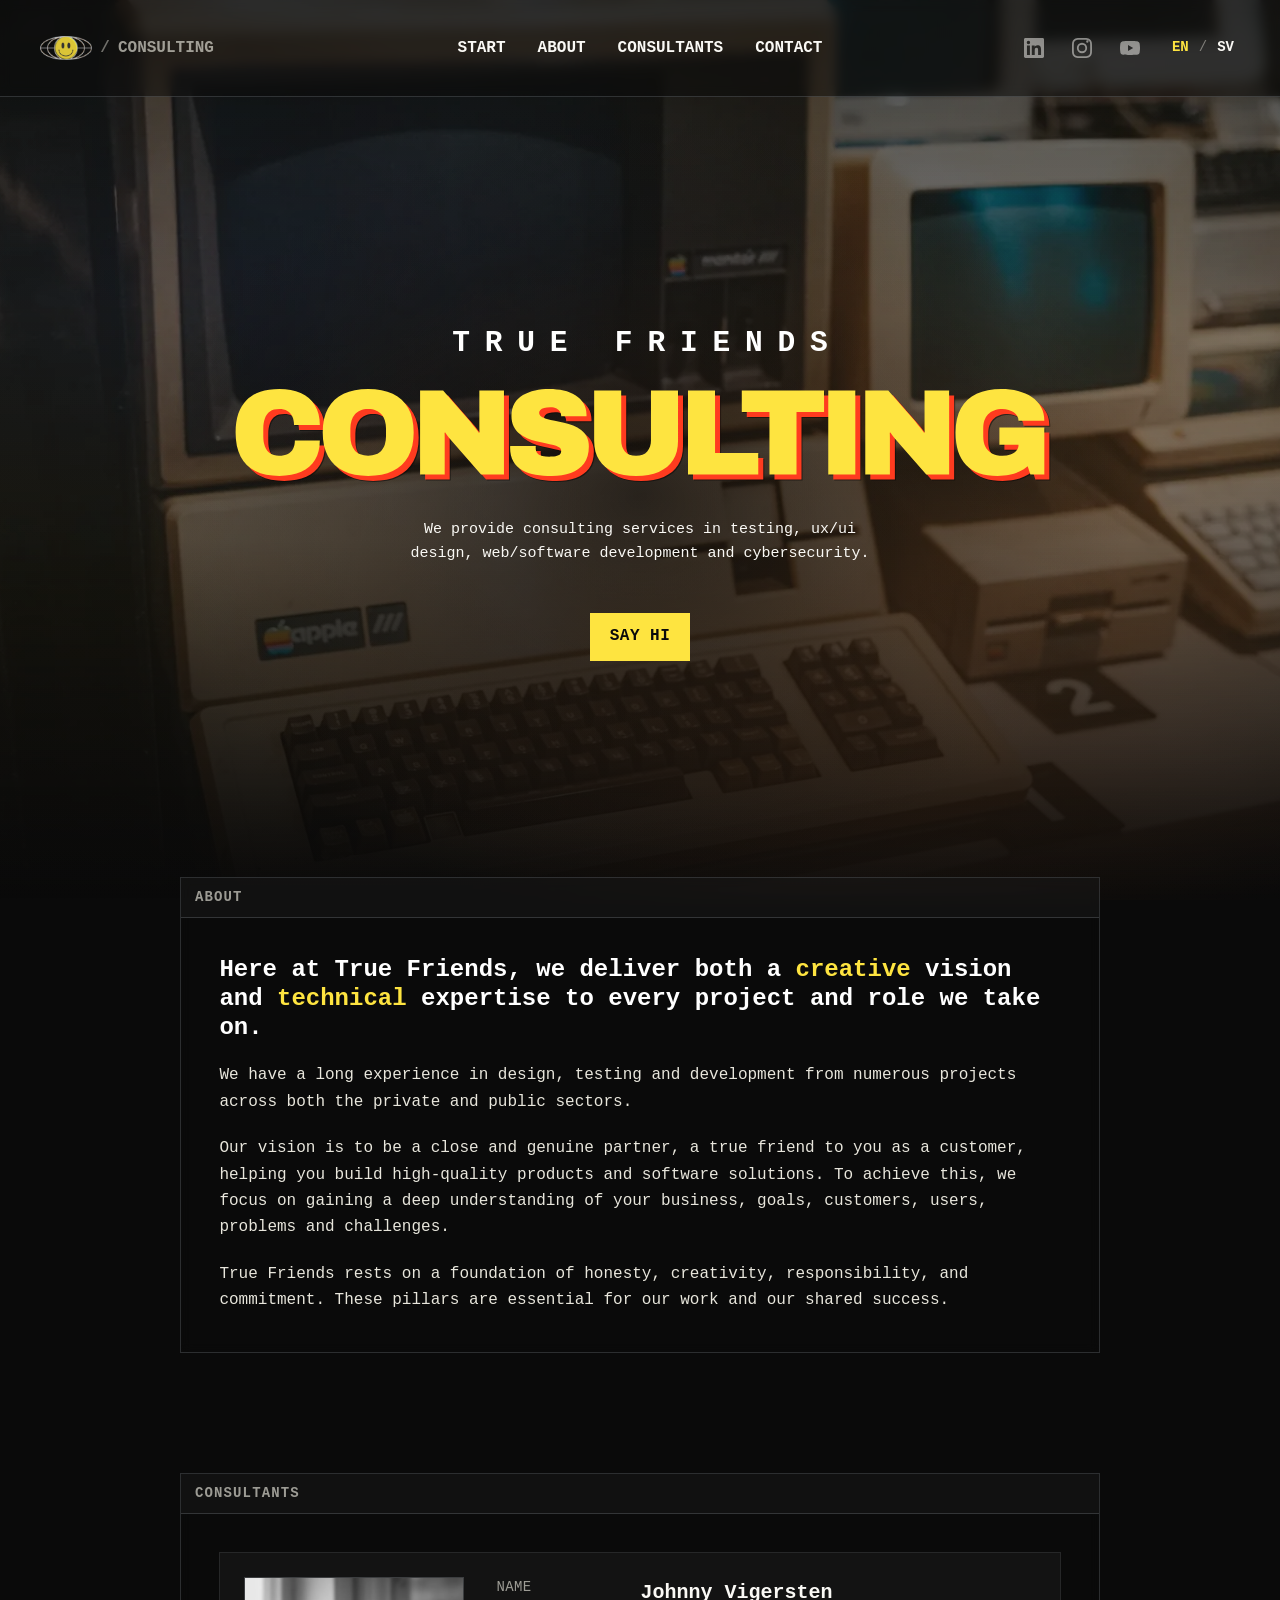
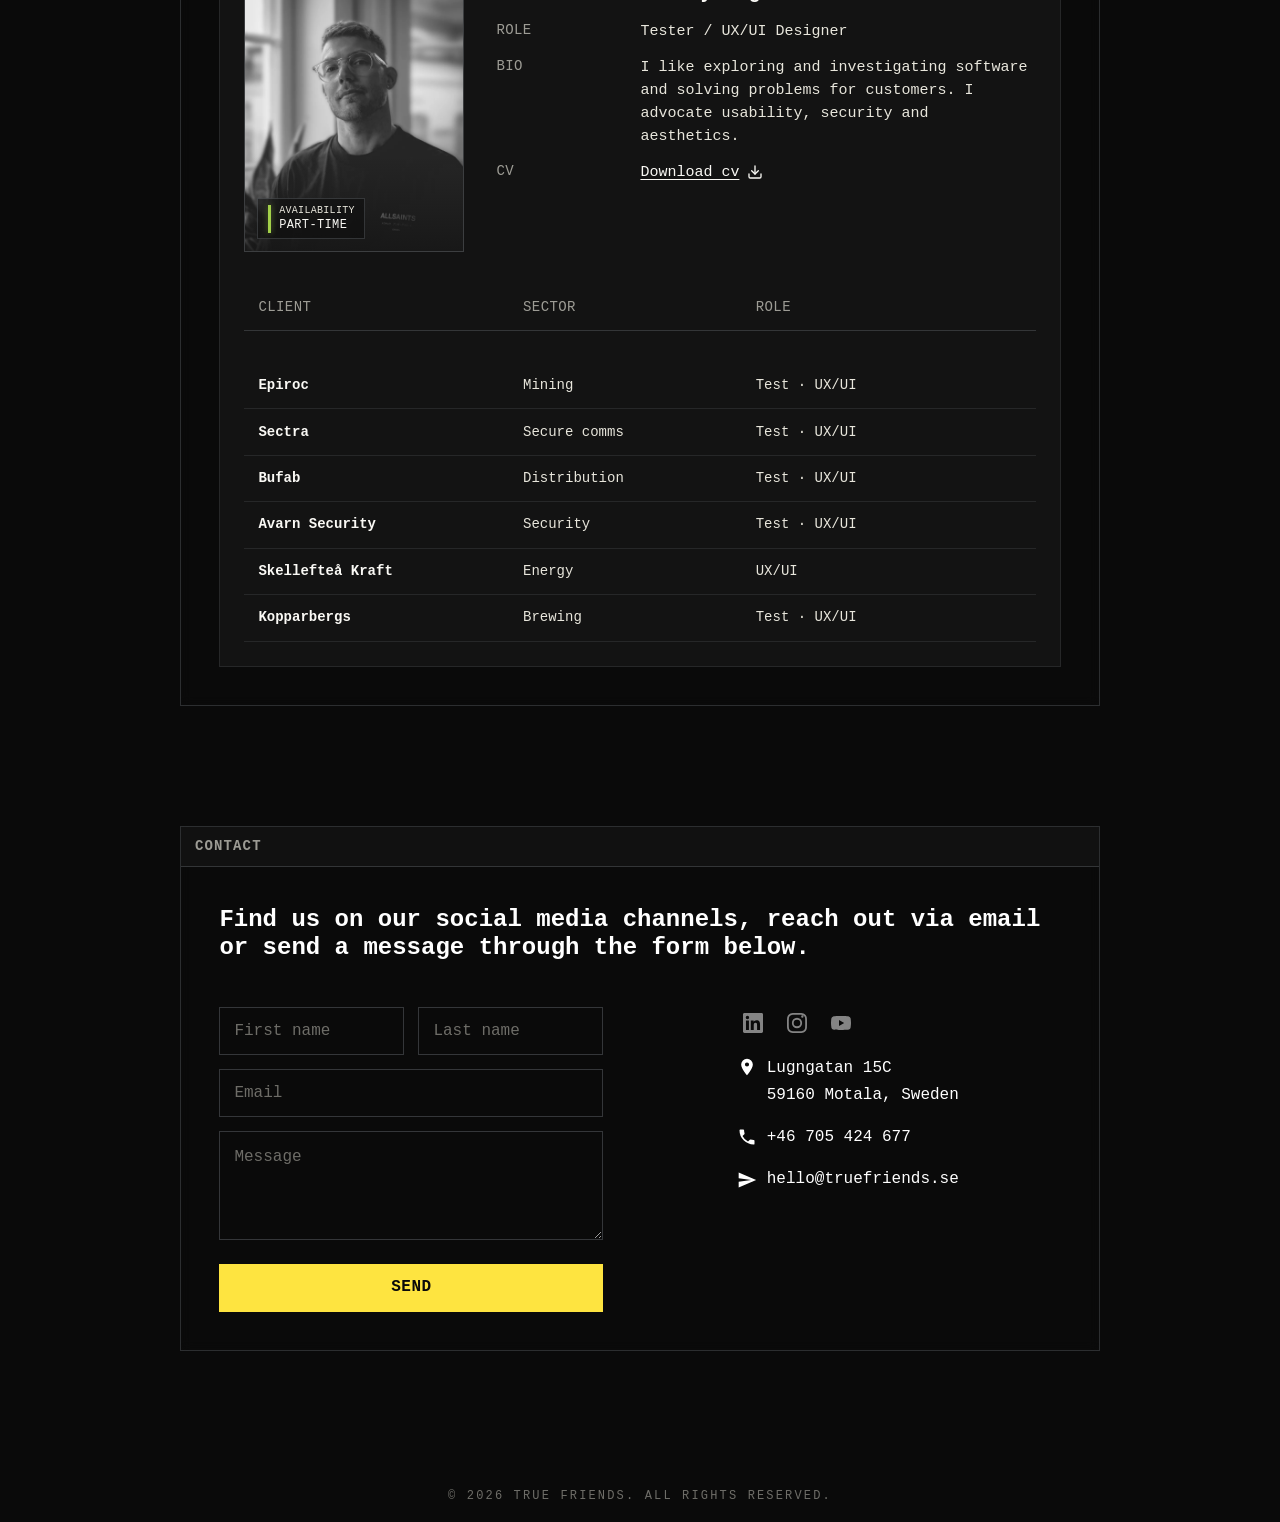
<file: index.html>
<!DOCTYPE html>
<html lang="en">
<head>
    <meta charset="UTF-8">
    <meta name="viewport" content="width=device-width, initial-scale=1.0">
    <meta name="theme-color" content="#0a0a0a">
    <title data-i18n="meta.titleConsulting">True Friends — Consulting</title>
    <meta name="description" content="True Friends is a creative and technical studio delivering visual design, user experience, testing and web development for ambitious projects." data-i18n-content="meta.description">

    <meta http-equiv="Content-Security-Policy" content="default-src 'self'; style-src 'self' https://fonts.googleapis.com; font-src 'self' https://fonts.gstatic.com; script-src 'self'; connect-src 'self' https://formsubmit.co; img-src 'self' data:; form-action 'self' https://formsubmit.co; base-uri 'self'; object-src 'none'; frame-ancestors 'none';">
    <meta name="referrer" content="strict-origin-when-cross-origin">
    <meta name="robots" content="index,follow">

    <link rel="icon" type="image/svg+xml" href="img/favicon.svg">
    <link rel="canonical" href="https://consulting.truefriends.se/">

    <meta property="og:type" content="website">
    <meta property="og:title" content="True Friends — Consulting" data-i18n-content="meta.titleConsulting">
    <meta property="og:description" content="True Friends is a creative and technical studio delivering visual design, user experience, testing and web development for ambitious projects." data-i18n-content="meta.description">
    <meta property="og:url" content="https://consulting.truefriends.se/">
    <meta property="og:image" content="https://consulting.truefriends.se/img/og.jpg">
    <meta property="og:image:width" content="1200">
    <meta property="og:image:height" content="630">
    <meta property="og:locale" content="en_SE">
    <meta property="og:site_name" content="True Friends Consulting">
    <meta name="twitter:card" content="summary_large_image">
    <link rel="apple-touch-icon" href="img/apple-touch-icon.png">

    <link rel="preconnect" href="https://fonts.googleapis.com">
    <link rel="preconnect" href="https://fonts.gstatic.com" crossorigin>
    <link rel="stylesheet" href="https://fonts.googleapis.com/css2?family=JetBrains+Mono:wght@400;500;700;800&display=swap">

    <link rel="stylesheet" href="css/base.css">
    <link rel="stylesheet" href="css/consulting.css">
    <!-- Blocking on purpose: decides before first paint whether the English
         markup is about to be translated. See js/lang-boot.js. -->
    <script src="js/lang-boot.js"></script>
</head>
<body>


<svg class="tf-svg-sprite" aria-hidden="true">
  <defs>
    <symbol id="icon-linkedin" viewBox="0 0 24 24"><path d="M20.45 20.45h-3.55v-5.57c0-1.33-.02-3.05-1.86-3.05-1.86 0-2.14 1.45-2.14 2.95v5.67H9.35V9h3.41v1.56h.05c.48-.9 1.64-1.86 3.38-1.86 3.61 0 4.27 2.38 4.27 5.47v6.28zM5.34 7.43a2.06 2.06 0 110-4.12 2.06 2.06 0 010 4.12zM7.11 20.45H3.56V9h3.55v11.45zM22.22 0H1.77C.79 0 0 .77 0 1.72v20.56C0 23.23.79 24 1.77 24h20.45C23.21 24 24 23.23 24 22.28V1.72C24 .77 23.21 0 22.22 0z"/></symbol>
    <symbol id="icon-instagram" viewBox="0 0 24 24"><path d="M12 2.16c3.2 0 3.58.01 4.85.07 1.17.05 1.8.25 2.23.41.56.22.96.48 1.38.9.42.42.68.82.9 1.38.16.42.36 1.06.41 2.23.06 1.27.07 1.65.07 4.85s-.01 3.58-.07 4.85c-.05 1.17-.25 1.8-.41 2.23-.22.56-.48.96-.9 1.38-.42.42-.82.68-1.38.9-.42.16-1.06.36-2.23.41-1.27.06-1.65.07-4.85.07s-3.58-.01-4.85-.07c-1.17-.05-1.8-.25-2.23-.41-.56-.22-.96-.48-1.38-.9-.42-.42-.68-.82-.9-1.38-.16-.42-.36-1.06-.41-2.23C2.17 15.58 2.16 15.2 2.16 12s.01-3.58.07-4.85c.05-1.17.25-1.8.41-2.23.22-.56.48-.96.9-1.38.42-.42.82-.68 1.38-.9.42-.16 1.06-.36 2.23-.41C8.42 2.17 8.8 2.16 12 2.16zM12 0C8.74 0 8.33.01 7.05.07 5.78.13 4.9.34 4.14.63c-.79.31-1.46.72-2.13 1.38C1.35 2.68.94 3.35.63 4.14.34 4.9.13 5.78.07 7.05.01 8.33 0 8.74 0 12s.01 3.67.07 4.95c.06 1.27.27 2.15.56 2.91.31.79.72 1.46 1.38 2.13.67.67 1.34 1.07 2.13 1.38.76.29 1.64.5 2.91.56C8.33 23.99 8.74 24 12 24s3.67-.01 4.95-.07c1.27-.06 2.15-.27 2.91-.56.79-.31 1.46-.72 2.13-1.38.67-.67 1.07-1.34 1.38-2.13.29-.76.5-1.64.56-2.91.06-1.28.07-1.69.07-4.95s-.01-3.67-.07-4.95c-.06-1.27-.27-2.15-.56-2.91-.31-.79-.72-1.46-1.38-2.13C21.32 1.35 20.65.94 19.86.63 19.1.34 18.22.13 16.95.07 15.67.01 15.26 0 12 0zm0 5.84a6.16 6.16 0 100 12.32 6.16 6.16 0 000-12.32zm0 10.16a4 4 0 110-8 4 4 0 010 8zm6.41-10.4a1.44 1.44 0 100-2.88 1.44 1.44 0 000 2.88z"/></symbol>
    <symbol id="icon-youtube" viewBox="0 0 24 24"><path d="M23.5 6.2a3 3 0 00-2.1-2.12C19.6 3.6 12 3.6 12 3.6s-7.6 0-9.4.48A3 3 0 00.5 6.2 31.3 31.3 0 000 12a31.3 31.3 0 00.5 5.8 3 3 0 002.1 2.12C4.4 20.4 12 20.4 12 20.4s7.6 0 9.4-.48a3 3 0 002.1-2.12A31.3 31.3 0 0024 12a31.3 31.3 0 00-.5-5.8zM9.6 15.6V8.4l6.24 3.6-6.24 3.6z"/></symbol>
  </defs>
</svg>
<a href="#main" class="sr-only" data-i18n="aria.skip">Skip to content</a>

<header class="nav" id="site-nav" data-open="false">
    <div class="nav__inner">
        <div class="nav__crumbs">
            <a href="https://truefriends.se/" class="nav__brand" aria-label="True Friends home" data-i18n-aria-label="aria.home">
                <img class="nav__brand-logo" src="img/tf-smiley-chrome-transparent.webp" alt=""
                width="1200" height="553" decoding="async">
            </a>
            <span class="nav__crumb-sep" aria-hidden="true">/</span>
            <span class="nav__crumb-current" data-i18n="hero.consulting" aria-current="page">Consulting</span>
        </div>

        <nav class="nav__links" aria-label="Primary" data-i18n-aria-label="aria.primary">
            <a class="nav__link" href="#top" data-i18n="nav.start">Start</a>
            <a class="nav__link" href="#about" data-i18n="nav.about">About</a>
            <a class="nav__link" href="#team" data-i18n="nav.team">Consultants</a>
            <a class="nav__link" href="#contact" data-i18n="nav.contact">Contact</a>
        </nav>

        <div class="nav__right">

            <div class="nav__socials" aria-label="Social links" data-i18n-aria-label="aria.socialLinks">
                <a class="social" data-href="https://www.linkedin.com/" target="_blank" rel="noopener" aria-label="LinkedIn" aria-disabled="true">
                    <svg viewBox="0 0 24 24" fill="currentColor" aria-hidden="true"><use href="#icon-linkedin"/></svg>
                </a>
                <a class="social" data-href="https://www.instagram.com/" target="_blank" rel="noopener" aria-label="Instagram" aria-disabled="true">
                    <svg viewBox="0 0 24 24" fill="currentColor" aria-hidden="true"><use href="#icon-instagram"/></svg>
                </a>
                <a class="social" data-href="https://www.youtube.com/" target="_blank" rel="noopener" aria-label="YouTube" aria-disabled="true">
                    <svg viewBox="0 0 24 24" fill="currentColor" aria-hidden="true"><use href="#icon-youtube"/></svg>
                </a>
            </div>


            <div class="nav__langs" role="group" aria-label="Switch language" data-i18n-aria-label="aria.langSwitch">
                <button type="button" class="nav__lang" data-lang="en" aria-pressed="true">EN</button>
                <span class="nav__lang-divider" aria-hidden="true">/</span>
                <button type="button" class="nav__lang" data-lang="sv" aria-pressed="false">SV</button>
            </div>

            <button class="nav__toggle" aria-label="Toggle navigation menu" aria-controls="mobile-drawer" aria-expanded="false" data-i18n-aria-label="aria.mobileMenu">
                <span class="icon-bar" aria-hidden="true"></span>
            </button>
        </div>
    </div>

    <div class="nav__drawer" id="mobile-drawer">
        <a class="nav__link" href="#top" data-i18n="nav.start">Start</a>
        <a class="nav__link" href="#about" data-i18n="nav.about">About</a>
        <a class="nav__link" href="#team" data-i18n="nav.team">Consultants</a>
        <a class="nav__link" href="#contact" data-i18n="nav.contact">Contact</a>
        <div class="nav__langs nav__langs--drawer" role="group" aria-label="Switch language">
            <button type="button" class="nav__lang" data-lang="en" aria-pressed="true">EN</button>
            <span class="nav__lang-divider" aria-hidden="true">/</span>
            <button type="button" class="nav__lang" data-lang="sv" aria-pressed="false">SV</button>
        </div>
        <div class="nav__socials" aria-label="Social links" data-i18n-aria-label="aria.socialLinks">
            <a class="social" data-href="https://www.linkedin.com/" target="_blank" rel="noopener" aria-label="LinkedIn" aria-disabled="true">
                <svg viewBox="0 0 24 24" fill="currentColor" aria-hidden="true"><use href="#icon-linkedin"/></svg>
            </a>
            <a class="social" data-href="https://www.instagram.com/" target="_blank" rel="noopener" aria-label="Instagram" aria-disabled="true">
                <svg viewBox="0 0 24 24" fill="currentColor" aria-hidden="true"><use href="#icon-instagram"/></svg>
            </a>
            <a class="social" data-href="https://www.youtube.com/" target="_blank" rel="noopener" aria-label="YouTube" aria-disabled="true">
                <svg viewBox="0 0 24 24" fill="currentColor" aria-hidden="true"><use href="#icon-youtube"/></svg>
            </a>
        </div>
    </div>
</header>

<main id="main">
    <section class="hero hero--consulting" id="top">
        <div class="hero__bg" aria-hidden="true"></div>
        <img class="hero__photo" alt="" aria-hidden="true" decoding="async"
             src="img/consulting-hero-bg-960.webp"
             width="960" height="640"
             srcset="img/consulting-hero-bg-960.webp 960w,
                     img/consulting-hero-bg-1440.webp 1440w,
                     img/consulting-hero-bg-1920.webp 1920w"
             sizes="100vw" fetchpriority="high">
        <div class="hero__scrim" aria-hidden="true"></div>

        <div class="container hero__brand">
            <p class="hero__eyebrow">TRUE FRIENDS</p>
            <h1 class="hero__mark hero__mark--section">
                <img src="img/tf-archivo-consulting-yellow-transparent.svg"
                     alt="Consulting" data-i18n-alt="hero.consulting"
                     data-i18n-src="hero.consultingMark"
                     width="3519" height="484" decoding="async">
            </h1>

            <p class="hero__lede" data-i18n="hero.lede.consulting"></p>

            <div class="hero__cta">
                <button type="button" class="btn" data-modal-open="contact-modal" data-i18n="hero.cta">Say hi</button>
            </div>
        </div>
    </section>

    <section class="section" id="about" aria-labelledby="about-label">
        <div class="container">
            <div class="section__terminal">
                <div class="section__terminal-chrome">
                    <span class="section__terminal-title" id="about-label" data-i18n="about.label">About</span>
                </div>
                <div class="section__terminal-body">
                    <div class="section__body">
                    <p class="lede" data-i18n-html="about.ledeHTML">Here at True Friends, we deliver both a <span class="accent">creative</span> vision and <span class="accent">technical</span> expertise to every project and role we take on.</p>
                    <p data-i18n="about.body1">We have a long experience in design, testing and development from numerous projects across both the private and public sectors.</p>
                    <p data-i18n="about.body2">Our vision is to be a close and genuine partner, a true friend to you as a customer, helping you build high-quality products and software solutions. To achieve this, we focus on gaining a deep understanding of your business, goals, customers, users, problems and challenges.</p>
                    <p data-i18n="about.body3">True Friends rests on a foundation of honesty, creativity, responsibility, and commitment. These pillars are essential for our work and our shared success.</p>
                    </div>
                </div>
            </div>
        </div>
    </section>

    <section class="section" id="team" aria-labelledby="team-label">
        <div class="container">
            <div class="section__terminal">
                <div class="section__terminal-chrome">
                    <span class="section__terminal-title" id="team-label" data-i18n="team.label">Consultants</span>
                </div>
                <div class="section__terminal-body">
                    <div class="section__body">
                    
                    <ul class="consultant-list" role="list">
                        <li>
                            <article class="consultant-card">
                                <div class="consultant-card__portrait">
                                    <img src="img/team/johnny-vigersten.webp"
                                    width="960" height="1200" alt="Johnny Vigersten" loading="lazy">
                                    <span class="consultant-card__badge">
                                        <span class="consultant-card__badge-label" data-i18n="team.availability">Availability</span>
                                        <span class="consultant-card__badge-value" data-i18n="team.members.johnny.availability">Part-time</span>
                                    </span>
                                </div>
                                <dl class="consultant-card__meta">
                                    <div class="consultant-card__row">
                                        <dt class="consultant-card__key">name</dt>
                                        <dd class="consultant-card__val consultant-card__val--strong" data-i18n="team.members.johnny.name">Johnny Vigersten</dd>
                                    </div>
                                    <div class="consultant-card__row">
                                        <dt class="consultant-card__key">role</dt>
                                        <dd class="consultant-card__val" data-i18n="team.members.johnny.role">Tester / UX/UI Designer</dd>
                                    </div>
                                    <div class="consultant-card__row">
                                        <dt class="consultant-card__key">bio</dt>
                                        <dd class="consultant-card__val" data-i18n="team.members.johnny.bio">I like exploring and investigating software and solving problems for customers. I advocate usability, security and aesthetics.</dd>
                                    </div>
                                    <div class="consultant-card__row">
                                        <dt class="consultant-card__key">cv</dt>
                                        <dd class="consultant-card__val">
                                            <a class="consultant-card__cv" href="cv/johnny-vigersten-cv-EN.pdf" data-i18n-href="team.members.johnny.cvHref" target="_blank" rel="noopener" download>
                                                <span class="consultant-card__cv-text" data-i18n="team.cv">Download cv</span>
                                                <svg class="consultant-card__cv-icon" viewBox="0 0 24 24" fill="none" stroke="currentColor" stroke-width="2" stroke-linecap="round" stroke-linejoin="round" aria-hidden="true">
                                                    <path d="M21 15v4a2 2 0 0 1-2 2H5a2 2 0 0 1-2-2v-4"/>
                                                    <polyline points="7 10 12 15 17 10"/>
                                                    <line x1="12" y1="15" x2="12" y2="3"/>
                                                </svg>
                                            </a>
                                        </dd>
                                    </div>
                                </dl>

                                
                                <div class="consultant-card__table-head" aria-hidden="true">
                                    <span data-i18n="work.cols.client">client</span>
                                    <span data-i18n="work.cols.sector">sector</span>
                                    <span data-i18n="work.cols.role">role</span>
                                </div>
                                <ul class="consultant-card__table" role="list">
                                    <li>
                                        <a class="consultant-card__table-row" href="reference-cases/johnny-vigersten/epiroc.html">
                                            <span class="consultant-card__table-client">Epiroc</span>
                                            <span class="consultant-card__table-sector" data-i18n="work.cases.epiroc.sector">Mining</span>
                                            <span class="consultant-card__table-role" data-i18n="work.cases.epiroc.role">Test · UX/UI</span>
                                        </a>
                                    </li>
                                    <li>
                                        <a class="consultant-card__table-row" href="reference-cases/johnny-vigersten/sectra.html">
                                            <span class="consultant-card__table-client">Sectra</span>
                                            <span class="consultant-card__table-sector" data-i18n="work.cases.sectra.sector">Secure comms</span>
                                            <span class="consultant-card__table-role" data-i18n="work.cases.sectra.role">Test · UX/UI</span>
                                        </a>
                                    </li>
                                    <li>
                                        <a class="consultant-card__table-row" href="reference-cases/johnny-vigersten/bufab.html">
                                            <span class="consultant-card__table-client">Bufab</span>
                                            <span class="consultant-card__table-sector" data-i18n="work.cases.bufab.sector">Distribution</span>
                                            <span class="consultant-card__table-role" data-i18n="work.cases.bufab.role">Test · UX/UI</span>
                                        </a>
                                    </li>
                                    <li>
                                        <a class="consultant-card__table-row" href="reference-cases/johnny-vigersten/avarn.html">
                                            <span class="consultant-card__table-client">Avarn Security</span>
                                            <span class="consultant-card__table-sector" data-i18n="work.cases.avarn.sector">Security</span>
                                            <span class="consultant-card__table-role" data-i18n="work.cases.avarn.role">Test · UX/UI</span>
                                        </a>
                                    </li>
                                    <li>
                                        <a class="consultant-card__table-row" href="reference-cases/johnny-vigersten/ske-kraft.html">
                                            <span class="consultant-card__table-client">Skellefteå Kraft</span>
                                            <span class="consultant-card__table-sector" data-i18n="work.cases.skeKraft.sector">Energy</span>
                                            <span class="consultant-card__table-role" data-i18n="work.cases.skeKraft.role">UX/UI</span>
                                        </a>
                                    </li>
                                    <li>
                                        <a class="consultant-card__table-row" href="reference-cases/johnny-vigersten/kopparbergs-brewery.html">
                                            <span class="consultant-card__table-client">Kopparbergs</span>
                                            <span class="consultant-card__table-sector" data-i18n="work.cases.kopparbergs.sector">Brewing</span>
                                            <span class="consultant-card__table-role" data-i18n="work.cases.kopparbergs.role">Test · UX/UI</span>
                                        </a>
                                    </li>
                                </ul>
                            </article>
                        </li>
                    </ul>
                    </div>
                </div>
            </div>
        </div>
    </section>

    <section class="section" id="contact" aria-labelledby="contact-label">
        <div class="container">
            <div class="section__terminal">
                <div class="section__terminal-chrome">
                    <span class="section__terminal-title" id="contact-label" data-i18n="contact.label">Contact</span>
                </div>
                <div class="section__terminal-body">
                    <div class="section__body">
                    <div class="contact__head">
                        <p class="lede" data-i18n="contact.lede">Find us on our social media channels, reach out via email or send a message through the form below.</p>
                    </div>

                    <div class="contact__grid">
                        <form class="form" novalidate
                              data-endpoint="https://formsubmit.co/ajax/hello@truefriends.se"
                              aria-describedby="form-status">
                            <div class="form__row">
                                <label class="field">
                                    <span class="sr-only" data-i18n="aria.firstName">First name</span>
                                    <input class="field__input" type="text" name="firstName" placeholder="first name" data-i18n-placeholder="contact.placeholders.firstName" autocomplete="given-name" maxlength="50" required>
                                </label>
                                <label class="field">
                                    <span class="sr-only" data-i18n="aria.lastName">Last name</span>
                                    <input class="field__input" type="text" name="lastName" placeholder="last name" data-i18n-placeholder="contact.placeholders.lastName" autocomplete="family-name" maxlength="50" required>
                                </label>
                            </div>
                            <label class="field">
                                <span class="sr-only" data-i18n="aria.email">Email</span>
                                <input class="field__input" type="email" name="email" placeholder="email" data-i18n-placeholder="contact.placeholders.email" autocomplete="email" maxlength="254" required>
                            </label>
                            <label class="field">
                                <span class="sr-only" data-i18n="aria.message">Message</span>
                                <textarea class="field__textarea" name="message" placeholder="message" data-i18n-placeholder="contact.placeholders.message" maxlength="2000" required></textarea>
                            </label>
                            <input type="text" name="_honey" tabindex="-1" autocomplete="off" aria-hidden="true" class="honeypot">
                            <input type="hidden" name="_captcha" value="true">
                            <input type="hidden" name="_template" value="table">
                            <div class="form__actions">
                                <button class="btn" type="submit" data-i18n="contact.submit">Send</button>
                            </div>
                            <p class="form__status" id="form-status" role="status" aria-live="polite"></p>
                        </form>

                        <aside class="contact__side" aria-label="Other ways to reach us" data-i18n-aria-label="contact.otherWays">
                            <div class="socials-row" role="list">
                                <a role="listitem" class="social" data-href="https://www.linkedin.com/" target="_blank" rel="noopener" aria-label="LinkedIn" aria-disabled="true">
                                    <svg viewBox="0 0 24 24" fill="currentColor" aria-hidden="true"><use href="#icon-linkedin"/></svg>
                                </a>
                                <a role="listitem" class="social" data-href="https://www.instagram.com/" target="_blank" rel="noopener" aria-label="Instagram" aria-disabled="true">
                                    <svg viewBox="0 0 24 24" fill="currentColor" aria-hidden="true"><use href="#icon-instagram"/></svg>
                                </a>
                                <a role="listitem" class="social" data-href="https://www.youtube.com/" target="_blank" rel="noopener" aria-label="YouTube" aria-disabled="true">
                                    <svg viewBox="0 0 24 24" fill="currentColor" aria-hidden="true"><use href="#icon-youtube"/></svg>
                                </a>
                            </div>
                            <address class="address-row">
                                <svg viewBox="0 0 24 24" fill="currentColor" aria-hidden="true"><path d="M12 2a7 7 0 00-7 7c0 5.25 7 13 7 13s7-7.75 7-13a7 7 0 00-7-7zm0 9.5A2.5 2.5 0 1112 6.5a2.5 2.5 0 010 5z"/></svg>
                                <span>
                                    <span>Lugngatan 15C</span>
                                    <span>59160 Motala, Sweden</span>
                                </span>
                            </address>
                            <a class="email-row" href="tel:+46705424677">
                                <svg viewBox="0 0 24 24" fill="currentColor" aria-hidden="true"><path d="M6.62 10.79a15.05 15.05 0 006.59 6.59l2.2-2.2a1 1 0 011.02-.24 11.36 11.36 0 003.57.57 1 1 0 011 1V20a1 1 0 01-1 1A17 17 0 013 4a1 1 0 011-1h3.5a1 1 0 011 1c0 1.25.2 2.45.57 3.57a1 1 0 01-.25 1.02l-2.2 2.2z"/></svg>
                                <span>+46 705 424 677</span>
                            </a>
                            <a class="email-row" href="mailto:hello@truefriends.se">
                                <svg viewBox="0 0 24 24" fill="currentColor" aria-hidden="true"><path d="M2.01 21L23 12 2.01 3 2 10l15 2-15 2z"/></svg>
                                <span>hello@truefriends.se</span>
                            </a>
                        </aside>
                    </div>
                    </div>
                </div>
            </div>
        </div>
    </section>
</main>

<footer class="site-footer">
    <p class="site-footer__copyright" data-i18n="footer.copyright">&copy; 2026 True Friends. All rights reserved.</p>
</footer>

<button type="button" class="back-to-top" id="back-to-top" aria-label="Back to top" data-i18n-aria-label="aria.backToTop" hidden>
    <svg viewBox="0 0 24 24" fill="none" stroke="currentColor" stroke-width="2.5" stroke-linecap="round" stroke-linejoin="round" aria-hidden="true">
        <polyline points="6 15 12 9 18 15"/>
    </svg>
</button>

<dialog class="modal" id="contact-modal" aria-labelledby="modal-title">
    <div class="modal__inner">
        <div class="modal__heading">
            <h2 class="modal__title" id="modal-title" data-i18n="modal.title">Say hi!</h2>
            <p class="modal__desc" data-i18n="modal.desc">Please fill out the contact form and we will get back to you as soon as we can.</p>
        </div>

        <form class="modal__form" novalidate
              data-endpoint="https://formsubmit.co/ajax/hello@truefriends.se"
              aria-describedby="modal-form-status">
            <div class="form__row">
                <label class="field">
                    <span class="sr-only" data-i18n="aria.firstName">First name</span>
                    <input class="field__input" type="text" name="firstName" placeholder="first name" data-i18n-placeholder="contact.placeholders.firstName" autocomplete="given-name" maxlength="50" required>
                </label>
                <label class="field">
                    <span class="sr-only" data-i18n="aria.lastName">Last name</span>
                    <input class="field__input" type="text" name="lastName" placeholder="last name" data-i18n-placeholder="contact.placeholders.lastName" autocomplete="family-name" maxlength="50" required>
                </label>
            </div>
            <label class="field">
                <span class="sr-only" data-i18n="aria.email">Email</span>
                <input class="field__input" type="email" name="email" placeholder="email" data-i18n-placeholder="contact.placeholders.email" autocomplete="email" maxlength="254" required>
            </label>
            <label class="field">
                <span class="sr-only" data-i18n="aria.message">Message</span>
                <textarea class="field__textarea" name="message" placeholder="message" data-i18n-placeholder="contact.placeholders.message" maxlength="2000" required></textarea>
            </label>
            <input type="text" name="_honey" tabindex="-1" autocomplete="off" aria-hidden="true" class="honeypot">
            <input type="hidden" name="_captcha" value="true">
            <input type="hidden" name="_template" value="table">
            <div class="modal__actions">
                <button type="button" class="btn btn--outline" data-modal-close data-i18n="modal.close">Close</button>
                <button type="submit" class="btn" data-i18n="modal.send">Send</button>
            </div>
            <p class="form__status" id="modal-form-status" role="status" aria-live="polite"></p>
        </form>
    </div>
</dialog>

<script src="js/translations/common.js" defer></script>
<script src="js/translations/consulting.js" defer></script>
<script src="js/site.js" defer></script>
</body>
</html>
</file>
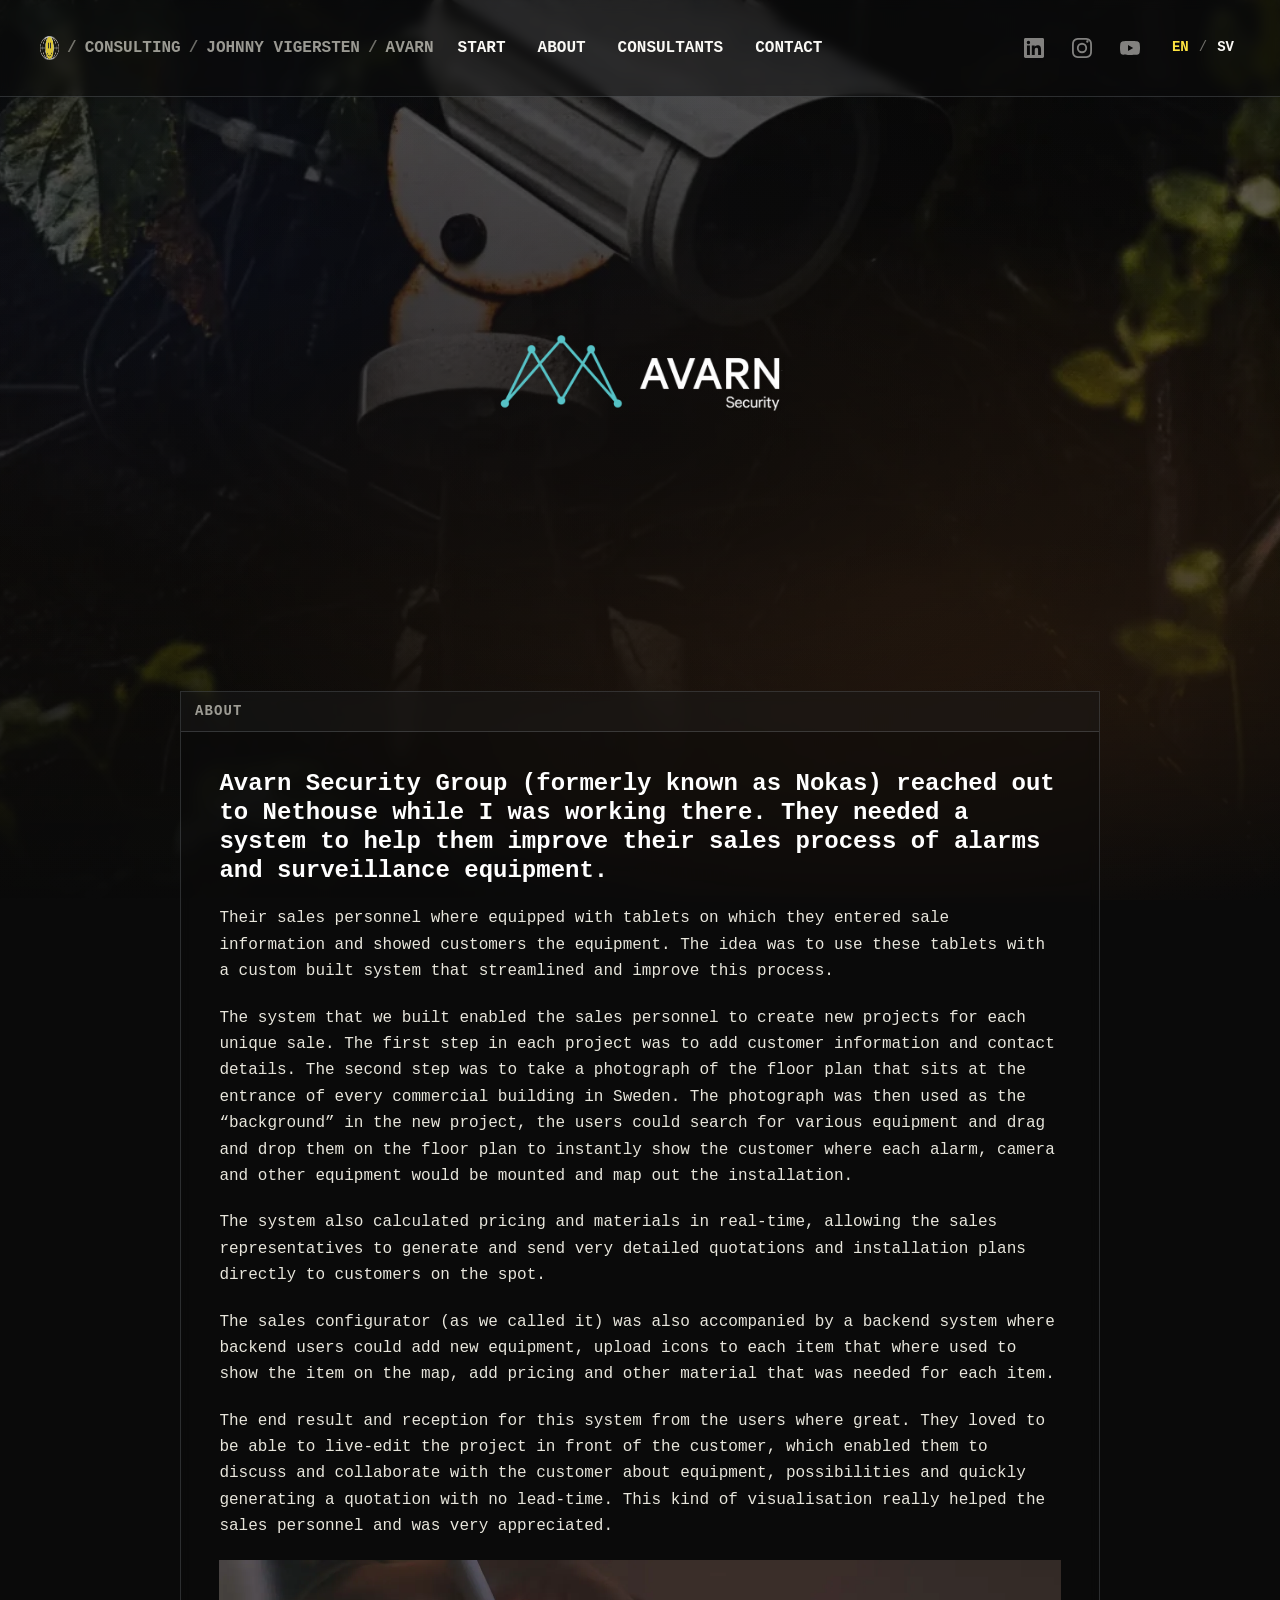
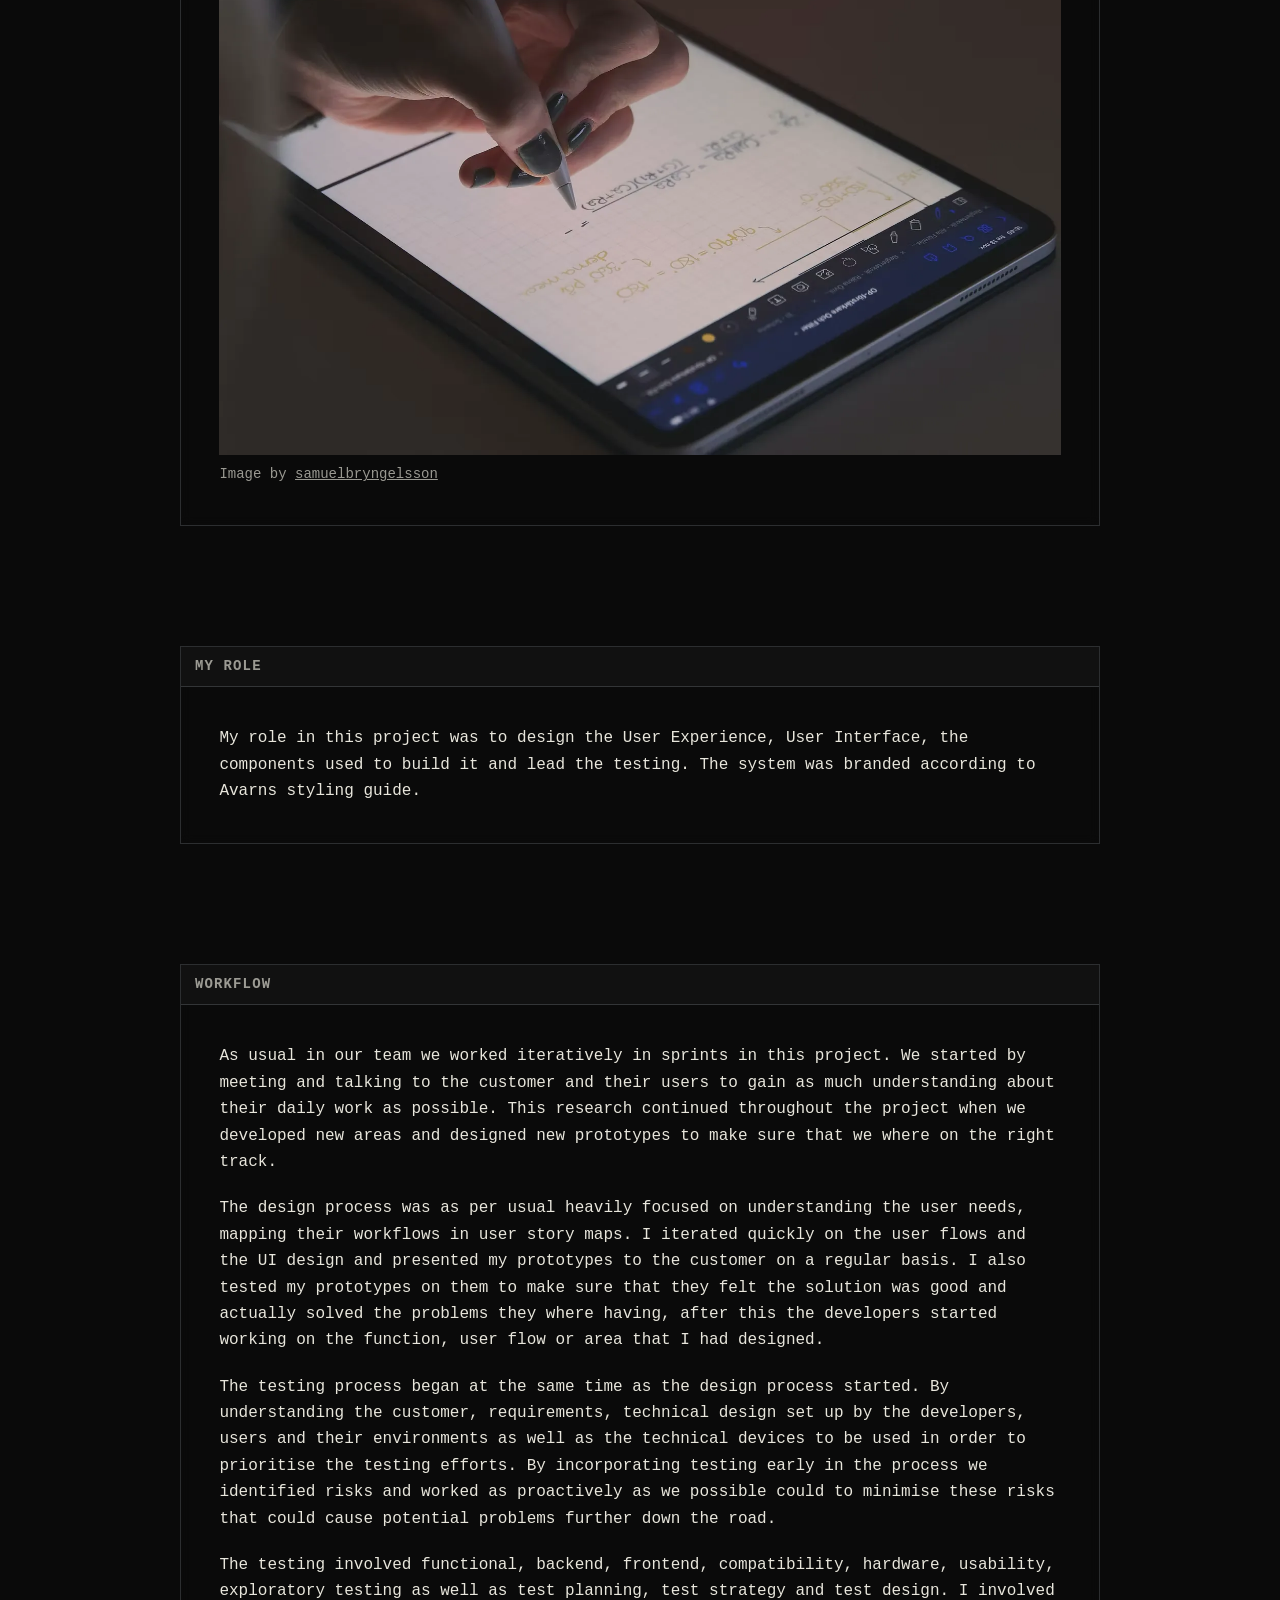
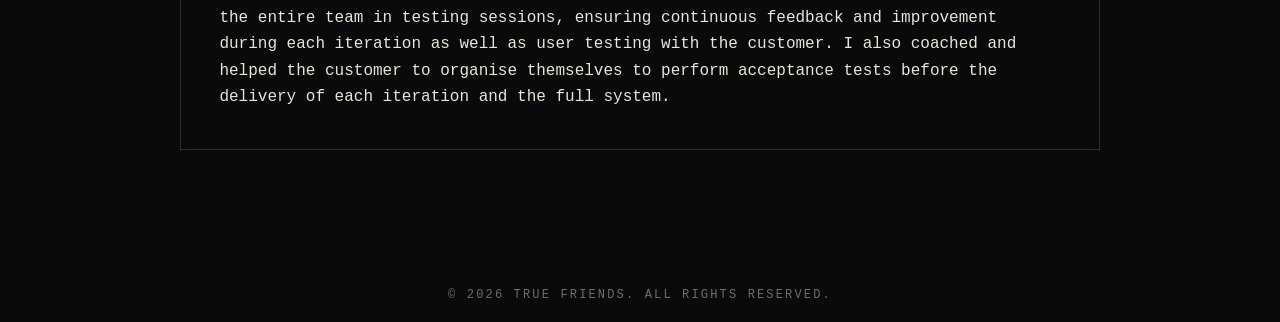
<file: reference-cases/johnny-vigersten/avarn.html>
<!DOCTYPE html>
<html lang="en">
<head>
    <meta charset="UTF-8">
    <meta name="viewport" content="width=device-width, initial-scale=1.0">
    <meta name="theme-color" content="#0a0a0a">
    <title>True Friends — Avarn</title>
    <meta name="description" content="True Friends reference case — Avarn Security. Short summary of the engagement, role and outcome.">

    <meta http-equiv="Content-Security-Policy" content="default-src 'self'; style-src 'self' https://fonts.googleapis.com; font-src 'self' https://fonts.gstatic.com; script-src 'self'; connect-src 'self' https://formsubmit.co; img-src 'self' data:; form-action 'self' https://formsubmit.co; base-uri 'self'; object-src 'none'; frame-ancestors 'none';">
    <meta name="referrer" content="strict-origin-when-cross-origin">
    <meta name="robots" content="index,follow">

    <link rel="icon" type="image/svg+xml" href="../../img/favicon.svg">
    <link rel="canonical" href="https://consulting.truefriends.se/reference-cases/johnny-vigersten/avarn.html">

    <meta property="og:type" content="article">
    <meta property="og:title" content="True Friends — Avarn">
    <meta property="og:description" content="True Friends reference case — Avarn Security. Short summary of the engagement, role and outcome.">
    <meta property="og:url" content="https://consulting.truefriends.se/reference-cases/johnny-vigersten/avarn.html">
    <meta property="og:image" content="https://consulting.truefriends.se/img/og.jpg">
    <meta property="og:image:width" content="1200">
    <meta property="og:image:height" content="630">
    <meta property="og:locale" content="en_SE">
    <meta property="og:site_name" content="True Friends Consulting">
    <meta name="twitter:card" content="summary_large_image">
    <link rel="apple-touch-icon" href="../../img/apple-touch-icon.png">

    <link rel="preconnect" href="https://fonts.googleapis.com">
    <link rel="preconnect" href="https://fonts.gstatic.com" crossorigin>
    <link rel="stylesheet" href="https://fonts.googleapis.com/css2?family=JetBrains+Mono:wght@400;500;700;800&display=swap">

    <link rel="stylesheet" href="../../css/base.css">
    <link rel="stylesheet" href="../../css/case.css">
    <!-- Blocking on purpose: decides before first paint whether the English
         markup is about to be translated. See js/lang-boot.js. -->
    <script src="../../js/lang-boot.js"></script>
</head>
<body>


<svg class="tf-svg-sprite" aria-hidden="true">
  <defs>
    <symbol id="icon-linkedin" viewBox="0 0 24 24"><path d="M20.45 20.45h-3.55v-5.57c0-1.33-.02-3.05-1.86-3.05-1.86 0-2.14 1.45-2.14 2.95v5.67H9.35V9h3.41v1.56h.05c.48-.9 1.64-1.86 3.38-1.86 3.61 0 4.27 2.38 4.27 5.47v6.28zM5.34 7.43a2.06 2.06 0 110-4.12 2.06 2.06 0 010 4.12zM7.11 20.45H3.56V9h3.55v11.45zM22.22 0H1.77C.79 0 0 .77 0 1.72v20.56C0 23.23.79 24 1.77 24h20.45C23.21 24 24 23.23 24 22.28V1.72C24 .77 23.21 0 22.22 0z"/></symbol>
    <symbol id="icon-instagram" viewBox="0 0 24 24"><path d="M12 2.16c3.2 0 3.58.01 4.85.07 1.17.05 1.8.25 2.23.41.56.22.96.48 1.38.9.42.42.68.82.9 1.38.16.42.36 1.06.41 2.23.06 1.27.07 1.65.07 4.85s-.01 3.58-.07 4.85c-.05 1.17-.25 1.8-.41 2.23-.22.56-.48.96-.9 1.38-.42.42-.82.68-1.38.9-.42.16-1.06.36-2.23.41-1.27.06-1.65.07-4.85.07s-3.58-.01-4.85-.07c-1.17-.05-1.8-.25-2.23-.41-.56-.22-.96-.48-1.38-.9-.42-.42-.68-.82-.9-1.38-.16-.42-.36-1.06-.41-2.23C2.17 15.58 2.16 15.2 2.16 12s.01-3.58.07-4.85c.05-1.17.25-1.8.41-2.23.22-.56.48-.96.9-1.38.42-.42.82-.68 1.38-.9.42-.16 1.06-.36 2.23-.41C8.42 2.17 8.8 2.16 12 2.16zM12 0C8.74 0 8.33.01 7.05.07 5.78.13 4.9.34 4.14.63c-.79.31-1.46.72-2.13 1.38C1.35 2.68.94 3.35.63 4.14.34 4.9.13 5.78.07 7.05.01 8.33 0 8.74 0 12s.01 3.67.07 4.95c.06 1.27.27 2.15.56 2.91.31.79.72 1.46 1.38 2.13.67.67 1.34 1.07 2.13 1.38.76.29 1.64.5 2.91.56C8.33 23.99 8.74 24 12 24s3.67-.01 4.95-.07c1.27-.06 2.15-.27 2.91-.56.79-.31 1.46-.72 2.13-1.38.67-.67 1.07-1.34 1.38-2.13.29-.76.5-1.64.56-2.91.06-1.28.07-1.69.07-4.95s-.01-3.67-.07-4.95c-.06-1.27-.27-2.15-.56-2.91-.31-.79-.72-1.46-1.38-2.13C21.32 1.35 20.65.94 19.86.63 19.1.34 18.22.13 16.95.07 15.67.01 15.26 0 12 0zm0 5.84a6.16 6.16 0 100 12.32 6.16 6.16 0 000-12.32zm0 10.16a4 4 0 110-8 4 4 0 010 8zm6.41-10.4a1.44 1.44 0 100-2.88 1.44 1.44 0 000 2.88z"/></symbol>
    <symbol id="icon-youtube" viewBox="0 0 24 24"><path d="M23.5 6.2a3 3 0 00-2.1-2.12C19.6 3.6 12 3.6 12 3.6s-7.6 0-9.4.48A3 3 0 00.5 6.2 31.3 31.3 0 000 12a31.3 31.3 0 00.5 5.8 3 3 0 002.1 2.12C4.4 20.4 12 20.4 12 20.4s7.6 0 9.4-.48a3 3 0 002.1-2.12A31.3 31.3 0 0024 12a31.3 31.3 0 00-.5-5.8zM9.6 15.6V8.4l6.24 3.6-6.24 3.6z"/></symbol>
  </defs>
</svg>
<a href="#main" class="sr-only" data-i18n="aria.skip">Skip to content</a>

<header class="nav" id="site-nav" data-open="false">
    <div class="nav__inner">
        <div class="nav__crumbs">
            <a href="../../index.html" class="nav__brand" aria-label="True Friends home" data-i18n-aria-label="aria.home">
                <img class="nav__brand-logo" src="../../img/tf-smiley-chrome-transparent.webp" alt=""
                width="1200" height="553" decoding="async">
            </a>
            <span class="nav__crumb-sep" aria-hidden="true">/</span>
            <a href="../../" class="nav__crumb-link" data-i18n="hero.consulting">Consulting</a>
            <span class="nav__crumb-sep" aria-hidden="true">/</span>
            <a href="../../#team" class="nav__crumb-link" data-i18n="team.members.johnny.name">Johnny Vigersten</a>
            <span class="nav__crumb-sep" aria-hidden="true">/</span>
            <span class="nav__crumb-current" aria-current="page">Avarn</span>
        </div>

        <nav class="nav__links" aria-label="Primary" data-i18n-aria-label="aria.primary">
            <a class="nav__link" href="../../#top" data-i18n="nav.start">Start</a>
            <a class="nav__link" href="../../#about" data-i18n="nav.about">About</a>
            <a class="nav__link" href="../../#team" data-i18n="nav.team">Consultants</a>
            <a class="nav__link" href="../../#contact" data-i18n="nav.contact">Contact</a>
        </nav>

        <div class="nav__right">

            <div class="nav__socials" aria-label="Social links" data-i18n-aria-label="aria.socialLinks">
                <a class="social" data-href="https://www.linkedin.com/" target="_blank" rel="noopener" aria-label="LinkedIn" aria-disabled="true">
                    <svg viewBox="0 0 24 24" fill="currentColor" aria-hidden="true"><use href="#icon-linkedin"/></svg>
                </a>
                <a class="social" data-href="https://www.instagram.com/" target="_blank" rel="noopener" aria-label="Instagram" aria-disabled="true">
                    <svg viewBox="0 0 24 24" fill="currentColor" aria-hidden="true"><use href="#icon-instagram"/></svg>
                </a>
                <a class="social" data-href="https://www.youtube.com/" target="_blank" rel="noopener" aria-label="YouTube" aria-disabled="true">
                    <svg viewBox="0 0 24 24" fill="currentColor" aria-hidden="true"><use href="#icon-youtube"/></svg>
                </a>
            </div>


            <div class="nav__langs" role="group" aria-label="Switch language" data-i18n-aria-label="aria.langSwitch">
                <button type="button" class="nav__lang" data-lang="en" aria-pressed="true">EN</button>
                <span class="nav__lang-divider" aria-hidden="true">/</span>
                <button type="button" class="nav__lang" data-lang="sv" aria-pressed="false">SV</button>
            </div>

            <button class="nav__toggle" aria-label="Toggle navigation menu" aria-controls="mobile-drawer" aria-expanded="false" data-i18n-aria-label="aria.mobileMenu">
                <span class="icon-bar" aria-hidden="true"></span>
            </button>
        </div>
    </div>

    <div class="nav__drawer" id="mobile-drawer">
        <a class="nav__link" href="../../#top" data-i18n="nav.start">Start</a>
        <a class="nav__link" href="../../#about" data-i18n="nav.about">About</a>
        <a class="nav__link" href="../../#team" data-i18n="nav.team">Consultants</a>
        <a class="nav__link" href="../../#contact" data-i18n="nav.contact">Contact</a>
        <div class="nav__langs nav__langs--drawer" role="group" aria-label="Switch language">
            <button type="button" class="nav__lang" data-lang="en" aria-pressed="true">EN</button>
            <span class="nav__lang-divider" aria-hidden="true">/</span>
            <button type="button" class="nav__lang" data-lang="sv" aria-pressed="false">SV</button>
        </div>
        <div class="nav__socials" aria-label="Social links" data-i18n-aria-label="aria.socialLinks">
            <a class="social" data-href="https://www.linkedin.com/" target="_blank" rel="noopener" aria-label="LinkedIn" aria-disabled="true">
                <svg viewBox="0 0 24 24" fill="currentColor" aria-hidden="true"><use href="#icon-linkedin"/></svg>
            </a>
            <a class="social" data-href="https://www.instagram.com/" target="_blank" rel="noopener" aria-label="Instagram" aria-disabled="true">
                <svg viewBox="0 0 24 24" fill="currentColor" aria-hidden="true"><use href="#icon-instagram"/></svg>
            </a>
            <a class="social" data-href="https://www.youtube.com/" target="_blank" rel="noopener" aria-label="YouTube" aria-disabled="true">
                <svg viewBox="0 0 24 24" fill="currentColor" aria-hidden="true"><use href="#icon-youtube"/></svg>
            </a>
        </div>
    </div>
</header>

<main id="main">
    <section class="hero hero--blog" id="top">
        <div class="hero__bg" aria-hidden="true"></div>
        <img class="hero__photo" alt="" aria-hidden="true" decoding="async"
             src="../../img/reference-cases/johnny-vigersten/avarn/avarn-bg-960.webp"
             width="960" height="465"
             srcset="../../img/reference-cases/johnny-vigersten/avarn/avarn-bg-960.webp 960w,
                     ../../img/reference-cases/johnny-vigersten/avarn/avarn-bg-1440.webp 1440w,
                     ../../img/reference-cases/johnny-vigersten/avarn/avarn-bg-1920.webp 1920w"
             sizes="100vw" fetchpriority="high">
        <div class="hero__scrim" aria-hidden="true"></div>

        <div class="hero__content">
            <h1 class="hero__case-heading">
                <img class="hero__case-logo" src="../../img/reference-cases/johnny-vigersten/avarn/avarn-logo.webp"
                width="758" height="206" alt="Avarn Security">
            </h1>
        </div>
    </section>

    <section class="section" id="about" aria-labelledby="about-label">
        <div class="container">
            <div class="section__terminal">
                <div class="section__terminal-chrome">
                    <span class="section__terminal-title" id="about-label" data-i18n="refCase.about">About</span>
                </div>
                <div class="section__terminal-body">
                    <div class="section__body">
                        <p class="lede" data-i18n="refCases.avarn.about.lede">Avarn Security Group (formerly known as Nokas) reached out to Nethouse while I was working there. They needed a system to help them improve their sales process of alarms and surveillance equipment.</p>
                        <p data-i18n="refCases.avarn.about.body1">Their sales personnel where equipped with tablets on which they entered sale information and showed customers the equipment. The idea was to use these tablets with a custom built system that streamlined and improve this process.</p>
                        <p data-i18n="refCases.avarn.about.body2">The system that we built enabled the sales personnel to create new projects for each unique sale. The first step in each project was to add customer information and contact details. The second step  was to take a photograph of the floor plan that sits at the entrance of every commercial building in Sweden. The photograph was then used as the “background” in the new project, the users could search for various equipment and drag and drop them on the floor plan to instantly show the customer where each alarm, camera and other equipment would be mounted and map out the installation.</p>
                        <p data-i18n="refCases.avarn.about.body3">The system also calculated pricing and materials in real-time, allowing the sales representatives to generate and send very detailed quotations and installation plans directly to customers on the spot. </p>
                        <p data-i18n="refCases.avarn.about.body4">The sales configurator (as we called it) was also accompanied by a backend system where backend users could add new equipment, upload icons to each item that where used to show the item on the map, add pricing and other material that was needed for each item.</p>
                        <p data-i18n="refCases.avarn.about.body5">The end result and reception for this system from the users where great. They loved to be able to live-edit the project in front of the customer, which enabled them to discuss and collaborate with the customer about equipment, possibilities and quickly generating a quotation with no lead-time. This kind of visualisation really helped the sales personnel and was very appreciated.</p>
                        <figure class="section__figure">
                            <img src="../../img/reference-cases/johnny-vigersten/avarn/tablet.webp"
                            width="1646" height="970" alt="A hand using a stylus on a tablet." loading="lazy">
                            <figcaption class="section__figure-caption" data-i18n-html="refCases.avarn.about.caption">Image by <a href="https://unsplash.com/@samuelbryngelsson" target="_blank" rel="noopener">samuelbryngelsson</a></figcaption>
                        </figure>
                    </div>
                </div>
            </div>
        </div>
    </section>

    <section class="section" id="my-role" aria-labelledby="my-role-label">
        <div class="container">
            <div class="section__terminal">
                <div class="section__terminal-chrome">
                    <span class="section__terminal-title" id="my-role-label" data-i18n="refCase.myRole">My role</span>
                </div>
                <div class="section__terminal-body">
                    <div class="section__body">
                        <p data-i18n="refCases.avarn.myRole.body1">My role in this project was to design the User Experience, User Interface, the components used to build it and lead the testing. The system was branded according to Avarns styling guide.</p>
                    </div>
                </div>
            </div>
        </div>
    </section>

    <section class="section" id="workflow" aria-labelledby="workflow-label">
        <div class="container">
            <div class="section__terminal">
                <div class="section__terminal-chrome">
                    <span class="section__terminal-title" id="workflow-label" data-i18n="refCase.workflow">Workflow</span>
                </div>
                <div class="section__terminal-body">
                    <div class="section__body">
                        <p data-i18n="refCases.avarn.workflow.body1">As usual in our team we worked iteratively in sprints in this project. We started by meeting and talking to the customer and their users to gain as much understanding about their daily work as possible. This research continued throughout the project when we developed new areas and designed new prototypes to make sure that we where on the right track.</p>
                        <p data-i18n="refCases.avarn.workflow.body2">The design process was as per usual heavily focused on understanding the user needs, mapping their workflows in user story maps. I iterated quickly on the user flows and the UI design and presented my prototypes to the customer on a regular basis. I also tested my prototypes on them to make sure that they felt the solution was good and actually solved the problems they where having, after this the developers started working on the function, user flow or area that I had designed. </p>
                        <p data-i18n="refCases.avarn.workflow.body3">The testing process began at the same time as the design process started. By understanding the customer, requirements, technical design set up by the developers, users and their environments as well as the technical devices to be used in order to prioritise the testing efforts. By incorporating testing early in the process we identified risks and worked as proactively as we possible could to minimise these risks that could cause potential problems further down the road.</p>
                        <p data-i18n="refCases.avarn.workflow.body4">The testing involved functional, backend, frontend, compatibility, hardware, usability, exploratory testing as well as test planning, test strategy and test design. I involved the entire team in testing sessions, ensuring continuous feedback and improvement during each iteration as well as user testing with the customer. I also coached and helped the customer to organise themselves to perform acceptance tests before the delivery of each iteration and the full system.</p>
                    </div>
                </div>
            </div>
        </div>
    </section>
</main>

<footer class="site-footer">
    <p class="site-footer__copyright" data-i18n="footer.copyright">&copy; 2026 True Friends. All rights reserved.</p>
</footer>

<button type="button" class="back-to-top" id="back-to-top" aria-label="Back to top" data-i18n-aria-label="aria.backToTop" hidden>
    <svg viewBox="0 0 24 24" fill="none" stroke="currentColor" stroke-width="2.5" stroke-linecap="round" stroke-linejoin="round" aria-hidden="true">
        <polyline points="6 15 12 9 18 15"/>
    </svg>
</button>

<script src="../../js/translations/common.js" defer></script>
<script src="../../js/translations/johnny-vigersten/avarn.js" defer></script>
<script src="../../js/site.js" defer></script>
</body>
</html>
</file>
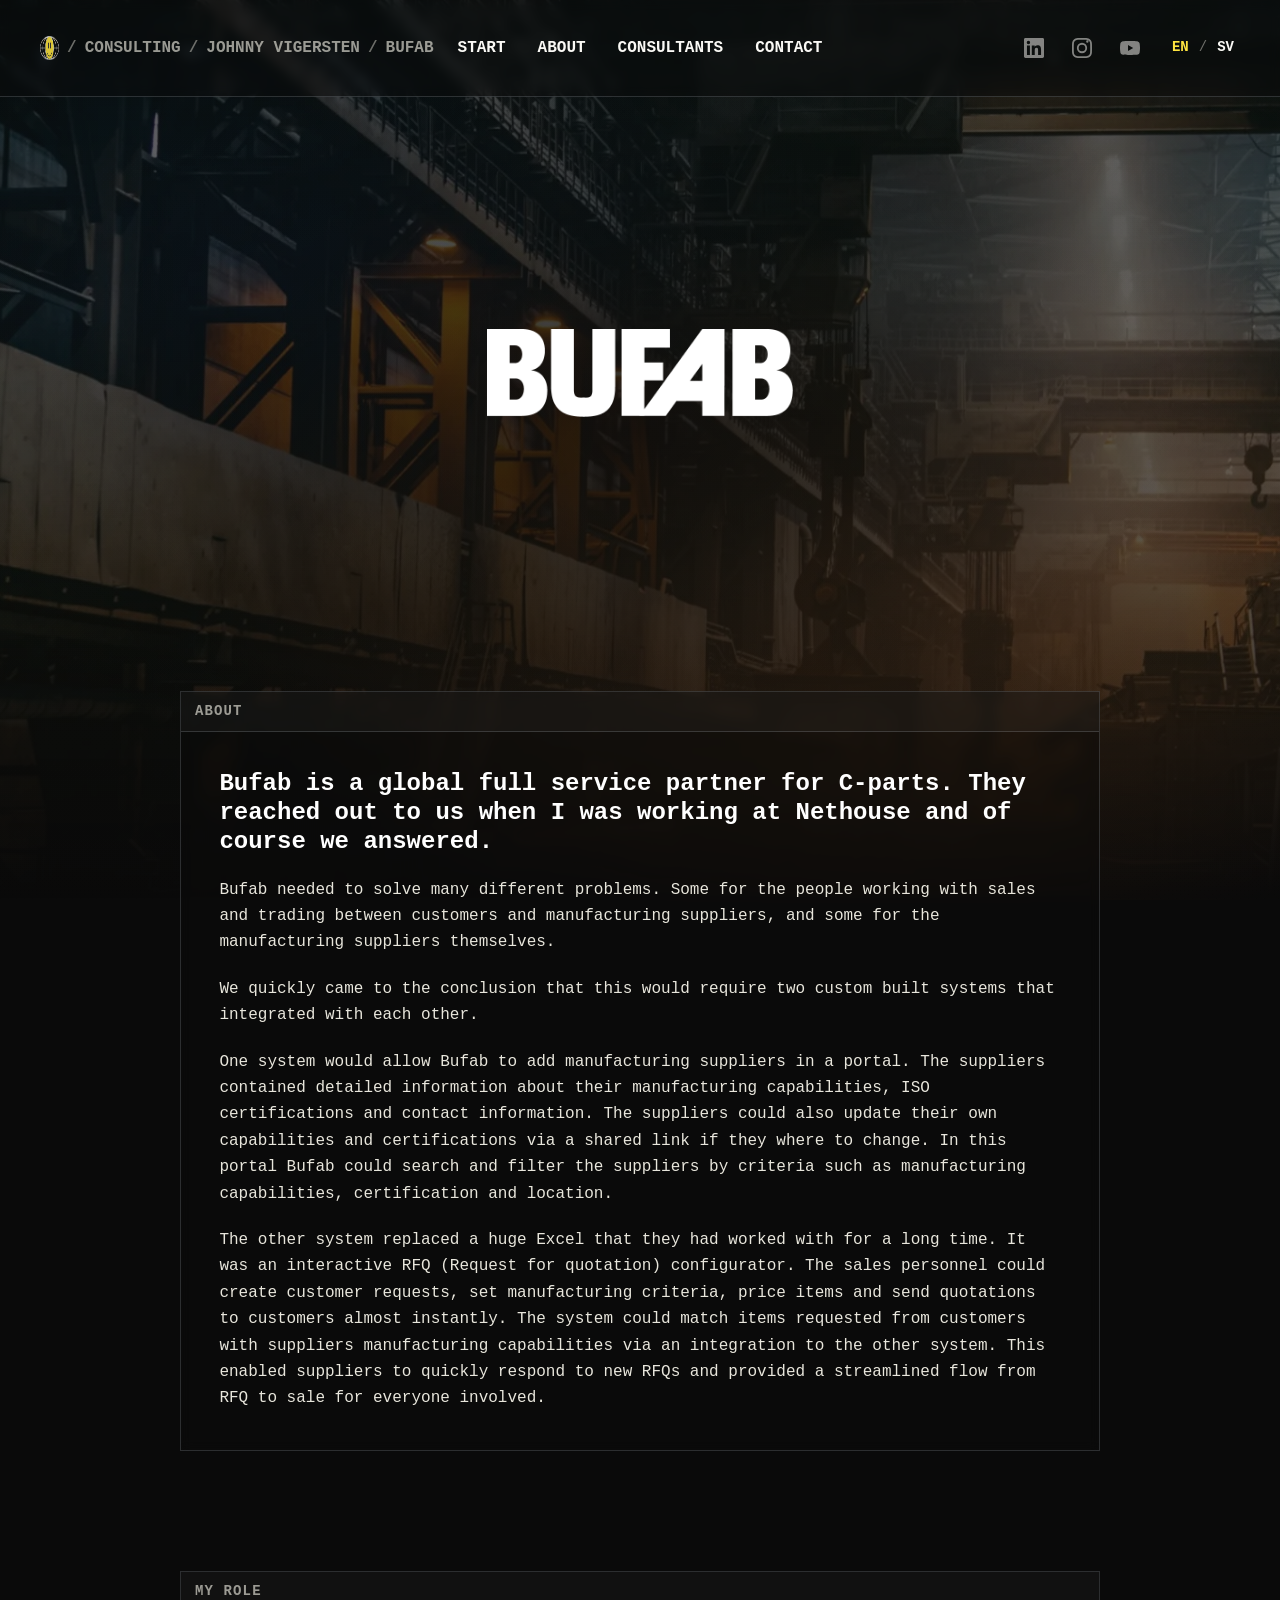
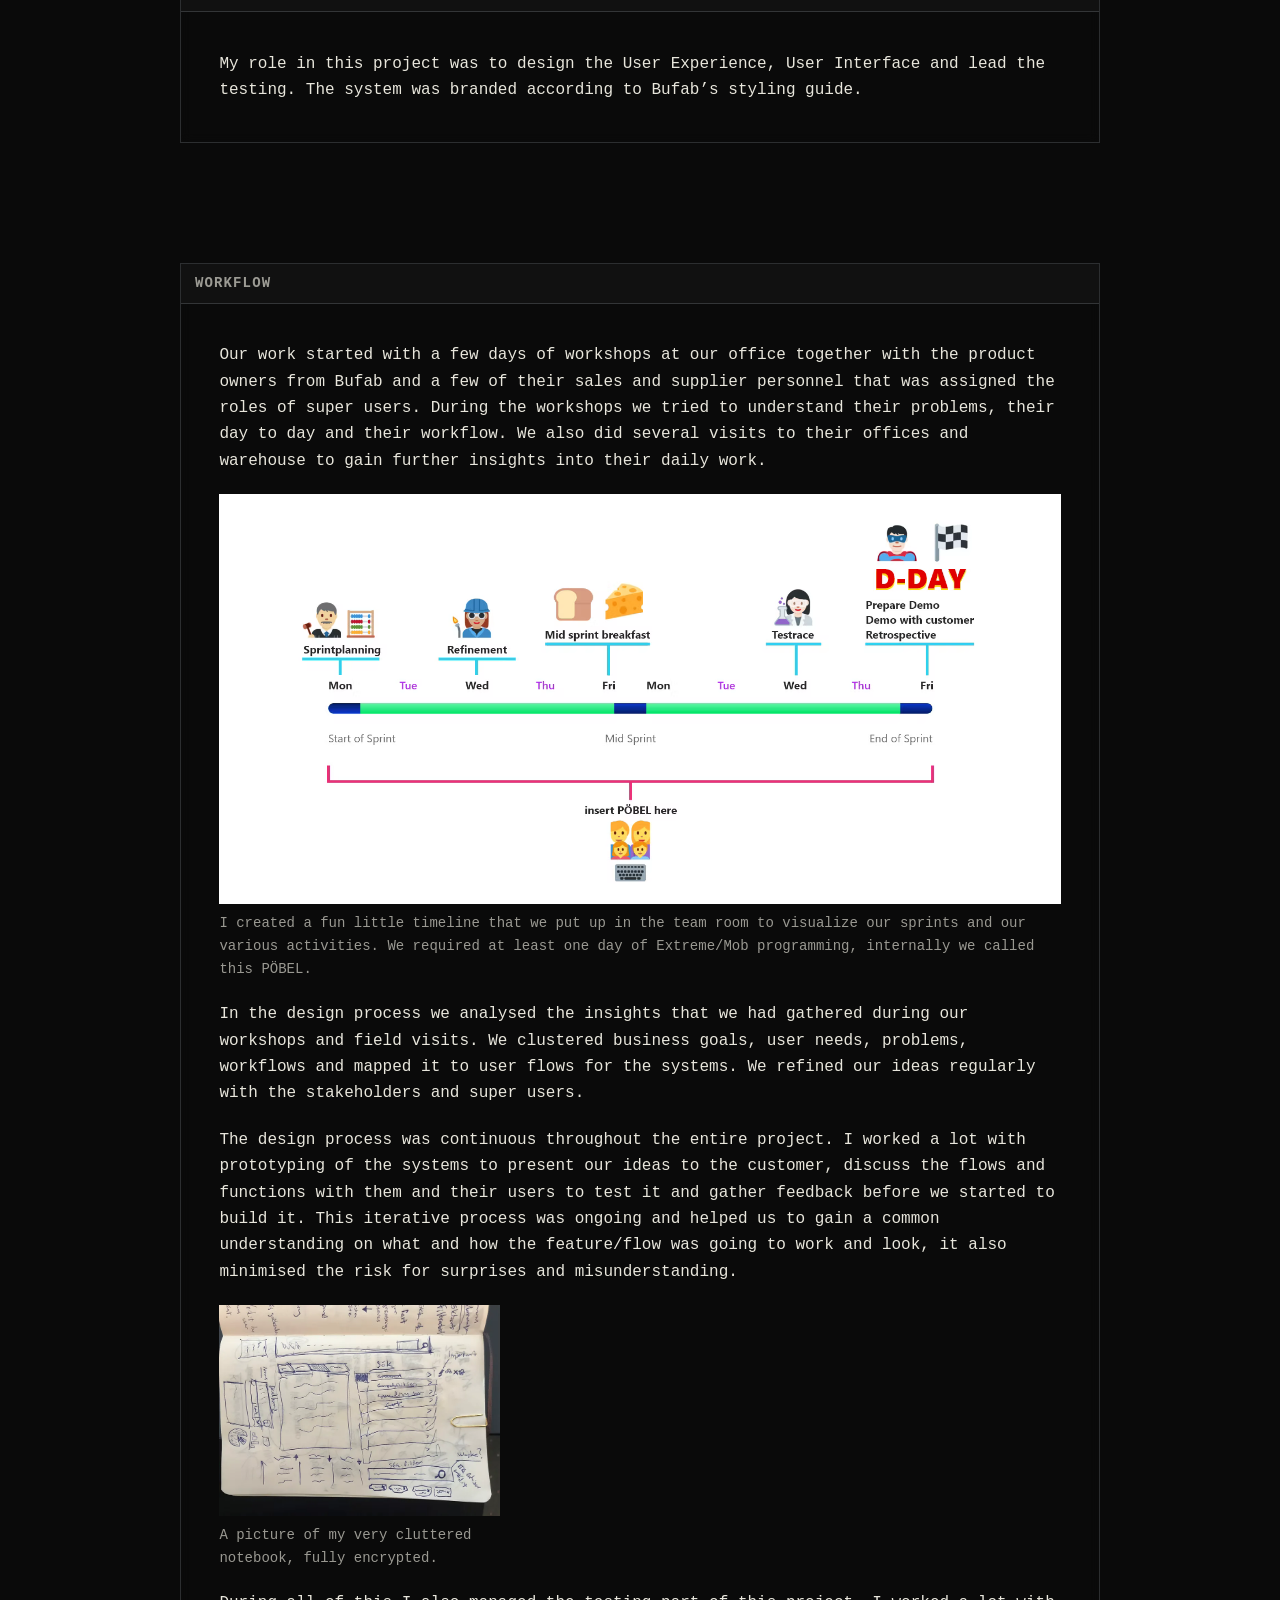
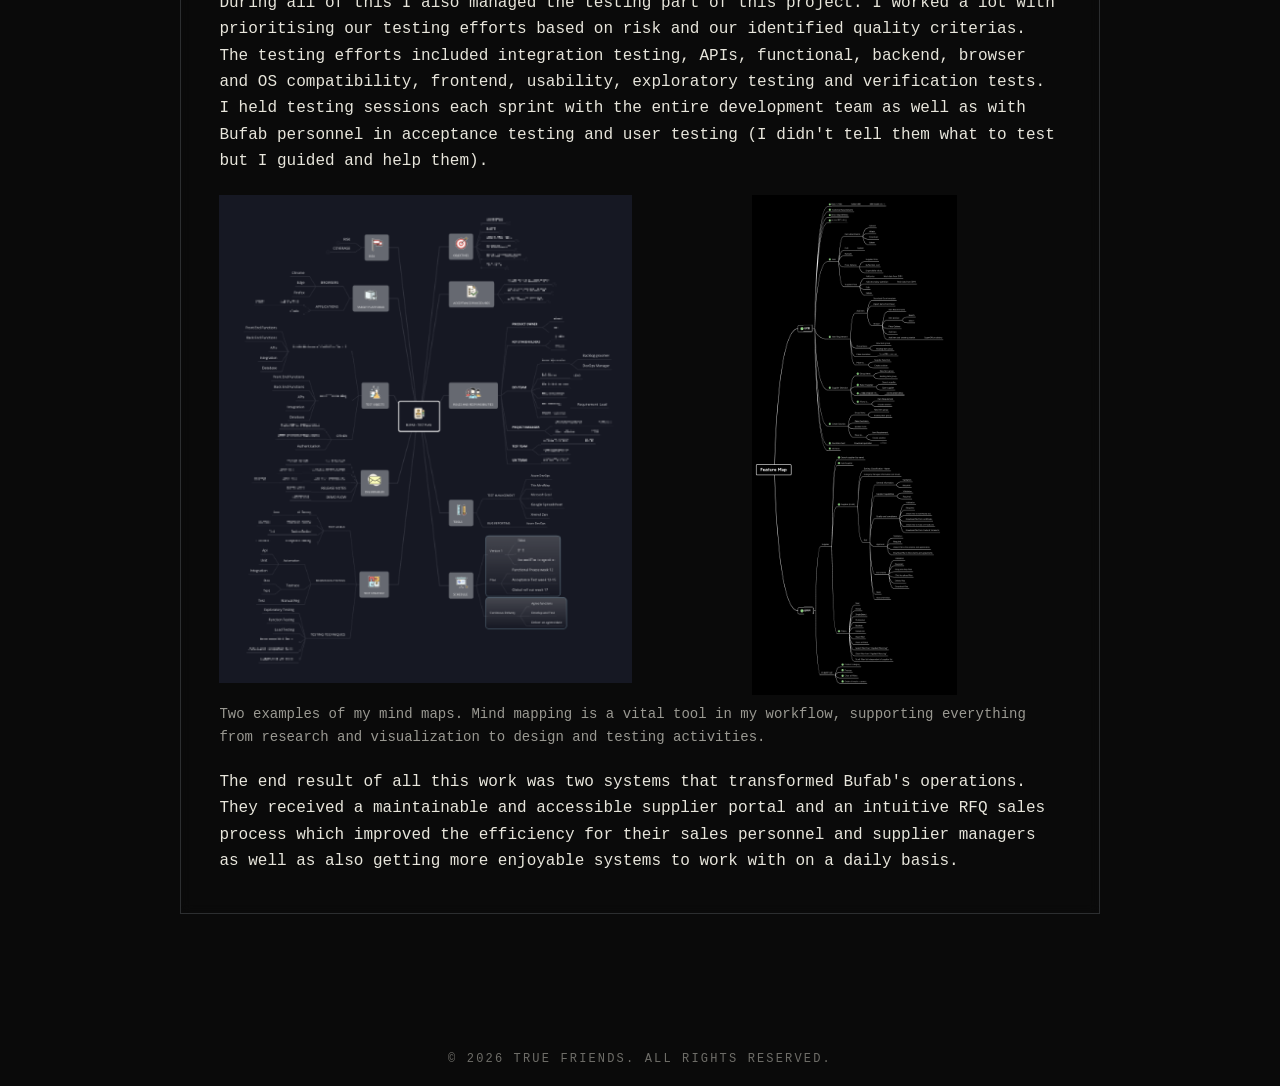
<file: reference-cases/johnny-vigersten/bufab.html>
<!DOCTYPE html>
<html lang="en">
<head>
    <meta charset="UTF-8">
    <meta name="viewport" content="width=device-width, initial-scale=1.0">
    <meta name="theme-color" content="#0a0a0a">
    <title>True Friends — BUFAB</title>
    <meta name="description" content="True Friends reference case — BUFAB. Short summary of the engagement, role and outcome.">

    <meta http-equiv="Content-Security-Policy" content="default-src 'self'; style-src 'self' https://fonts.googleapis.com; font-src 'self' https://fonts.gstatic.com; script-src 'self'; connect-src 'self' https://formsubmit.co; img-src 'self' data:; form-action 'self' https://formsubmit.co; base-uri 'self'; object-src 'none'; frame-ancestors 'none';">
    <meta name="referrer" content="strict-origin-when-cross-origin">
    <meta name="robots" content="index,follow">

    <link rel="icon" type="image/svg+xml" href="../../img/favicon.svg">
    <link rel="canonical" href="https://consulting.truefriends.se/reference-cases/johnny-vigersten/bufab.html">

    <meta property="og:type" content="article">
    <meta property="og:title" content="True Friends — BUFAB">
    <meta property="og:description" content="True Friends reference case — BUFAB. Short summary of the engagement, role and outcome.">
    <meta property="og:url" content="https://consulting.truefriends.se/reference-cases/johnny-vigersten/bufab.html">
    <meta property="og:image" content="https://consulting.truefriends.se/img/og.jpg">
    <meta property="og:image:width" content="1200">
    <meta property="og:image:height" content="630">
    <meta property="og:locale" content="en_SE">
    <meta property="og:site_name" content="True Friends Consulting">
    <meta name="twitter:card" content="summary_large_image">
    <link rel="apple-touch-icon" href="../../img/apple-touch-icon.png">

    <link rel="preconnect" href="https://fonts.googleapis.com">
    <link rel="preconnect" href="https://fonts.gstatic.com" crossorigin>
    <link rel="stylesheet" href="https://fonts.googleapis.com/css2?family=JetBrains+Mono:wght@400;500;700;800&display=swap">

    <link rel="stylesheet" href="../../css/base.css">
    <link rel="stylesheet" href="../../css/case.css">
    <!-- Blocking on purpose: decides before first paint whether the English
         markup is about to be translated. See js/lang-boot.js. -->
    <script src="../../js/lang-boot.js"></script>
</head>
<body>


<svg class="tf-svg-sprite" aria-hidden="true">
  <defs>
    <symbol id="icon-linkedin" viewBox="0 0 24 24"><path d="M20.45 20.45h-3.55v-5.57c0-1.33-.02-3.05-1.86-3.05-1.86 0-2.14 1.45-2.14 2.95v5.67H9.35V9h3.41v1.56h.05c.48-.9 1.64-1.86 3.38-1.86 3.61 0 4.27 2.38 4.27 5.47v6.28zM5.34 7.43a2.06 2.06 0 110-4.12 2.06 2.06 0 010 4.12zM7.11 20.45H3.56V9h3.55v11.45zM22.22 0H1.77C.79 0 0 .77 0 1.72v20.56C0 23.23.79 24 1.77 24h20.45C23.21 24 24 23.23 24 22.28V1.72C24 .77 23.21 0 22.22 0z"/></symbol>
    <symbol id="icon-instagram" viewBox="0 0 24 24"><path d="M12 2.16c3.2 0 3.58.01 4.85.07 1.17.05 1.8.25 2.23.41.56.22.96.48 1.38.9.42.42.68.82.9 1.38.16.42.36 1.06.41 2.23.06 1.27.07 1.65.07 4.85s-.01 3.58-.07 4.85c-.05 1.17-.25 1.8-.41 2.23-.22.56-.48.96-.9 1.38-.42.42-.82.68-1.38.9-.42.16-1.06.36-2.23.41-1.27.06-1.65.07-4.85.07s-3.58-.01-4.85-.07c-1.17-.05-1.8-.25-2.23-.41-.56-.22-.96-.48-1.38-.9-.42-.42-.68-.82-.9-1.38-.16-.42-.36-1.06-.41-2.23C2.17 15.58 2.16 15.2 2.16 12s.01-3.58.07-4.85c.05-1.17.25-1.8.41-2.23.22-.56.48-.96.9-1.38.42-.42.82-.68 1.38-.9.42-.16 1.06-.36 2.23-.41C8.42 2.17 8.8 2.16 12 2.16zM12 0C8.74 0 8.33.01 7.05.07 5.78.13 4.9.34 4.14.63c-.79.31-1.46.72-2.13 1.38C1.35 2.68.94 3.35.63 4.14.34 4.9.13 5.78.07 7.05.01 8.33 0 8.74 0 12s.01 3.67.07 4.95c.06 1.27.27 2.15.56 2.91.31.79.72 1.46 1.38 2.13.67.67 1.34 1.07 2.13 1.38.76.29 1.64.5 2.91.56C8.33 23.99 8.74 24 12 24s3.67-.01 4.95-.07c1.27-.06 2.15-.27 2.91-.56.79-.31 1.46-.72 2.13-1.38.67-.67 1.07-1.34 1.38-2.13.29-.76.5-1.64.56-2.91.06-1.28.07-1.69.07-4.95s-.01-3.67-.07-4.95c-.06-1.27-.27-2.15-.56-2.91-.31-.79-.72-1.46-1.38-2.13C21.32 1.35 20.65.94 19.86.63 19.1.34 18.22.13 16.95.07 15.67.01 15.26 0 12 0zm0 5.84a6.16 6.16 0 100 12.32 6.16 6.16 0 000-12.32zm0 10.16a4 4 0 110-8 4 4 0 010 8zm6.41-10.4a1.44 1.44 0 100-2.88 1.44 1.44 0 000 2.88z"/></symbol>
    <symbol id="icon-youtube" viewBox="0 0 24 24"><path d="M23.5 6.2a3 3 0 00-2.1-2.12C19.6 3.6 12 3.6 12 3.6s-7.6 0-9.4.48A3 3 0 00.5 6.2 31.3 31.3 0 000 12a31.3 31.3 0 00.5 5.8 3 3 0 002.1 2.12C4.4 20.4 12 20.4 12 20.4s7.6 0 9.4-.48a3 3 0 002.1-2.12A31.3 31.3 0 0024 12a31.3 31.3 0 00-.5-5.8zM9.6 15.6V8.4l6.24 3.6-6.24 3.6z"/></symbol>
  </defs>
</svg>
<a href="#main" class="sr-only" data-i18n="aria.skip">Skip to content</a>

<header class="nav" id="site-nav" data-open="false">
    <div class="nav__inner">
        <div class="nav__crumbs">
            <a href="../../index.html" class="nav__brand" aria-label="True Friends home" data-i18n-aria-label="aria.home">
                <img class="nav__brand-logo" src="../../img/tf-smiley-chrome-transparent.webp" alt=""
                width="1200" height="553" decoding="async">
            </a>
            <span class="nav__crumb-sep" aria-hidden="true">/</span>
            <a href="../../" class="nav__crumb-link" data-i18n="hero.consulting">Consulting</a>
            <span class="nav__crumb-sep" aria-hidden="true">/</span>
            <a href="../../#team" class="nav__crumb-link" data-i18n="team.members.johnny.name">Johnny Vigersten</a>
            <span class="nav__crumb-sep" aria-hidden="true">/</span>
            <span class="nav__crumb-current" aria-current="page">Bufab</span>
        </div>

        <nav class="nav__links" aria-label="Primary" data-i18n-aria-label="aria.primary">
            <a class="nav__link" href="../../#top" data-i18n="nav.start">Start</a>
            <a class="nav__link" href="../../#about" data-i18n="nav.about">About</a>
            <a class="nav__link" href="../../#team" data-i18n="nav.team">Consultants</a>
            <a class="nav__link" href="../../#contact" data-i18n="nav.contact">Contact</a>
        </nav>

        <div class="nav__right">

            <div class="nav__socials" aria-label="Social links" data-i18n-aria-label="aria.socialLinks">
                <a class="social" data-href="https://www.linkedin.com/" target="_blank" rel="noopener" aria-label="LinkedIn" aria-disabled="true">
                    <svg viewBox="0 0 24 24" fill="currentColor" aria-hidden="true"><use href="#icon-linkedin"/></svg>
                </a>
                <a class="social" data-href="https://www.instagram.com/" target="_blank" rel="noopener" aria-label="Instagram" aria-disabled="true">
                    <svg viewBox="0 0 24 24" fill="currentColor" aria-hidden="true"><use href="#icon-instagram"/></svg>
                </a>
                <a class="social" data-href="https://www.youtube.com/" target="_blank" rel="noopener" aria-label="YouTube" aria-disabled="true">
                    <svg viewBox="0 0 24 24" fill="currentColor" aria-hidden="true"><use href="#icon-youtube"/></svg>
                </a>
            </div>


            <div class="nav__langs" role="group" aria-label="Switch language" data-i18n-aria-label="aria.langSwitch">
                <button type="button" class="nav__lang" data-lang="en" aria-pressed="true">EN</button>
                <span class="nav__lang-divider" aria-hidden="true">/</span>
                <button type="button" class="nav__lang" data-lang="sv" aria-pressed="false">SV</button>
            </div>

            <button class="nav__toggle" aria-label="Toggle navigation menu" aria-controls="mobile-drawer" aria-expanded="false" data-i18n-aria-label="aria.mobileMenu">
                <span class="icon-bar" aria-hidden="true"></span>
            </button>
        </div>
    </div>

    <div class="nav__drawer" id="mobile-drawer">
        <a class="nav__link" href="../../#top" data-i18n="nav.start">Start</a>
        <a class="nav__link" href="../../#about" data-i18n="nav.about">About</a>
        <a class="nav__link" href="../../#team" data-i18n="nav.team">Consultants</a>
        <a class="nav__link" href="../../#contact" data-i18n="nav.contact">Contact</a>
        <div class="nav__langs nav__langs--drawer" role="group" aria-label="Switch language">
            <button type="button" class="nav__lang" data-lang="en" aria-pressed="true">EN</button>
            <span class="nav__lang-divider" aria-hidden="true">/</span>
            <button type="button" class="nav__lang" data-lang="sv" aria-pressed="false">SV</button>
        </div>
        <div class="nav__socials" aria-label="Social links" data-i18n-aria-label="aria.socialLinks">
            <a class="social" data-href="https://www.linkedin.com/" target="_blank" rel="noopener" aria-label="LinkedIn" aria-disabled="true">
                <svg viewBox="0 0 24 24" fill="currentColor" aria-hidden="true"><use href="#icon-linkedin"/></svg>
            </a>
            <a class="social" data-href="https://www.instagram.com/" target="_blank" rel="noopener" aria-label="Instagram" aria-disabled="true">
                <svg viewBox="0 0 24 24" fill="currentColor" aria-hidden="true"><use href="#icon-instagram"/></svg>
            </a>
            <a class="social" data-href="https://www.youtube.com/" target="_blank" rel="noopener" aria-label="YouTube" aria-disabled="true">
                <svg viewBox="0 0 24 24" fill="currentColor" aria-hidden="true"><use href="#icon-youtube"/></svg>
            </a>
        </div>
    </div>
</header>

<main id="main">
    <section class="hero hero--blog" id="top">
        <div class="hero__bg" aria-hidden="true"></div>
        <img class="hero__photo" alt="" aria-hidden="true" decoding="async"
             src="../../img/reference-cases/johnny-vigersten/bufab/bufab-bg-960.webp"
             width="960" height="637"
             srcset="../../img/reference-cases/johnny-vigersten/bufab/bufab-bg-960.webp 960w,
                     ../../img/reference-cases/johnny-vigersten/bufab/bufab-bg-1440.webp 1440w,
                     ../../img/reference-cases/johnny-vigersten/bufab/bufab-bg-1920.webp 1920w"
             sizes="100vw" fetchpriority="high">
        <div class="hero__scrim" aria-hidden="true"></div>

        <div class="hero__content">
            <h1 class="hero__case-heading">
                <img class="hero__case-logo" src="../../img/reference-cases/johnny-vigersten/bufab/bufab-logo.webp"
                width="676" height="194" alt="Bufab">
            </h1>
        </div>
    </section>

    <section class="section" id="about" aria-labelledby="about-label">
        <div class="container">
            <div class="section__terminal">
                <div class="section__terminal-chrome">
                    <span class="section__terminal-title" id="about-label" data-i18n="refCase.about">About</span>
                </div>
                <div class="section__terminal-body">
                    <div class="section__body">
                        <p class="lede" data-i18n="refCases.bufab.about.lede">Bufab is a global full service partner for C-parts. They reached out to us when I was working at Nethouse and of course we answered.</p>
                        <p data-i18n="refCases.bufab.about.body1">Bufab needed to solve many different problems. Some for the people working with sales and trading between customers and manufacturing suppliers, and some for the manufacturing suppliers themselves.</p>
                        <p data-i18n="refCases.bufab.about.body2">We quickly came to the conclusion that this would require two custom built systems that integrated with each other.</p>
                        <p data-i18n="refCases.bufab.about.body3">One system would allow Bufab to add manufacturing suppliers in a portal. The suppliers contained detailed information about their manufacturing capabilities, ISO certifications and contact information. The suppliers could also update their own capabilities and certifications via a shared link if they where to change. In this portal Bufab could search and filter the suppliers by criteria such as manufacturing capabilities, certification and location.</p>
                        <p data-i18n="refCases.bufab.about.body4">The other system replaced a huge Excel that they had worked with for a long time. It was an interactive RFQ (Request for quotation) configurator. The sales personnel could create customer requests, set manufacturing criteria, price items and send quotations to customers almost instantly. The system could match items requested from customers with suppliers manufacturing capabilities via an integration to the other system. This enabled suppliers to quickly respond to new RFQs and provided a streamlined flow from RFQ to sale for everyone involved.</p>
                    </div>
                </div>
            </div>
        </div>
    </section>

    <section class="section" id="my-role" aria-labelledby="my-role-label">
        <div class="container">
            <div class="section__terminal">
                <div class="section__terminal-chrome">
                    <span class="section__terminal-title" id="my-role-label" data-i18n="refCase.myRole">My role</span>
                </div>
                <div class="section__terminal-body">
                    <div class="section__body">
                        <p data-i18n="refCases.bufab.myRole.body1">My role in this project was to design the User Experience, User Interface and lead the testing. The system was branded according to Bufab’s styling guide.</p>
                    </div>
                </div>
            </div>
        </div>
    </section>

    <section class="section" id="workflow" aria-labelledby="workflow-label">
        <div class="container">
            <div class="section__terminal">
                <div class="section__terminal-chrome">
                    <span class="section__terminal-title" id="workflow-label" data-i18n="refCase.workflow">Workflow</span>
                </div>
                <div class="section__terminal-body">
                    <div class="section__body">
                        <p data-i18n="refCases.bufab.workflow.body1">Our work started with a few days of workshops at our office together with the product owners from Bufab and a few of their sales and supplier personnel that was assigned the roles of super users. During the workshops we tried to understand their problems, their day to day and their workflow. We also did several visits to their offices and warehouse to gain further insights into their daily work.</p>
                        <figure class="section__figure">
                            <img src="../../img/reference-cases/johnny-vigersten/bufab/sprint-timeline.webp"
                            width="1525" height="743" alt="A timeline of one sprint, from sprint planning through to demo day." loading="lazy">
                            <figcaption class="section__figure-caption" data-i18n="refCases.bufab.workflow.caption1">I created a fun little timeline that we put up in the team room to visualize our sprints and our various activities. We required at least one day of Extreme/Mob programming, internally we called this PÖBEL.</figcaption>
                        </figure>
                        <p data-i18n="refCases.bufab.workflow.body2">In the design process we analysed the insights that we had gathered during our workshops and field visits. We clustered business goals, user needs, problems, workflows and mapped it to user flows for the systems. We refined our ideas regularly with the stakeholders and super users.</p>
                        <p data-i18n="refCases.bufab.workflow.body3">The design process was continuous throughout the entire project. I worked a lot with prototyping of the systems to present our ideas to the customer, discuss the flows and functions with them and their users to test it and gather feedback before we started to build it. This iterative process was ongoing and helped us to gain a common understanding on what and how the feature/flow was going to work and look, it also minimised the risk for surprises and misunderstanding.</p>
                        <figure class="section__figure section__figure--third">
                            <img src="../../img/reference-cases/johnny-vigersten/bufab/sketch.webp"
                            width="822" height="617" alt="A hand-drawn interface sketch in a notebook." loading="lazy">
                            <figcaption class="section__figure-caption" data-i18n="refCases.bufab.workflow.caption2">A picture of my very cluttered notebook, fully encrypted.</figcaption>
                        </figure>
                        <p data-i18n="refCases.bufab.workflow.body4">During all of this I also managed the testing part of this project. I worked a lot with prioritising our testing efforts based on risk and our identified quality criterias. The testing efforts included integration testing, APIs, functional, backend, browser and OS compatibility, frontend, usability, exploratory testing and verification tests. I held testing sessions each sprint with the entire development team as well as with Bufab personnel in acceptance testing and user testing (I didn't tell them what to test but I guided and help them).</p>
                        <figure class="section__figure">
                            <div class="section__figure-row section__figure-row--natural">
                                <img src="../../img/reference-cases/johnny-vigersten/bufab/mindmap-test-plan.webp"
                                width="422" height="500" alt="A mind map covering the test plan." loading="lazy">
                                <img src="../../img/reference-cases/johnny-vigersten/bufab/mindmap-test-plan-alt.webp"
                                width="205" height="500" alt="A second mind map from the same project." loading="lazy">
                            </div>
                            <figcaption class="section__figure-caption" data-i18n="refCases.bufab.workflow.caption3">Two examples of my mind maps. Mind mapping is a vital tool in my workflow, supporting everything from research and visualization to design and testing activities.</figcaption>
                        </figure>
                        <p data-i18n="refCases.bufab.workflow.body5">The end result of all this work was two systems that transformed Bufab's operations. They received a maintainable and accessible supplier portal and an intuitive RFQ sales process which improved the efficiency for their sales personnel and supplier managers as well as also getting more enjoyable systems to work with on a daily basis.</p>
                    </div>
                </div>
            </div>
        </div>
    </section>
</main>

<footer class="site-footer">
    <p class="site-footer__copyright" data-i18n="footer.copyright">&copy; 2026 True Friends. All rights reserved.</p>
</footer>

<button type="button" class="back-to-top" id="back-to-top" aria-label="Back to top" data-i18n-aria-label="aria.backToTop" hidden>
    <svg viewBox="0 0 24 24" fill="none" stroke="currentColor" stroke-width="2.5" stroke-linecap="round" stroke-linejoin="round" aria-hidden="true">
        <polyline points="6 15 12 9 18 15"/>
    </svg>
</button>

<script src="../../js/translations/common.js" defer></script>
<script src="../../js/translations/johnny-vigersten/bufab.js" defer></script>
<script src="../../js/site.js" defer></script>
</body>
</html>
</file>
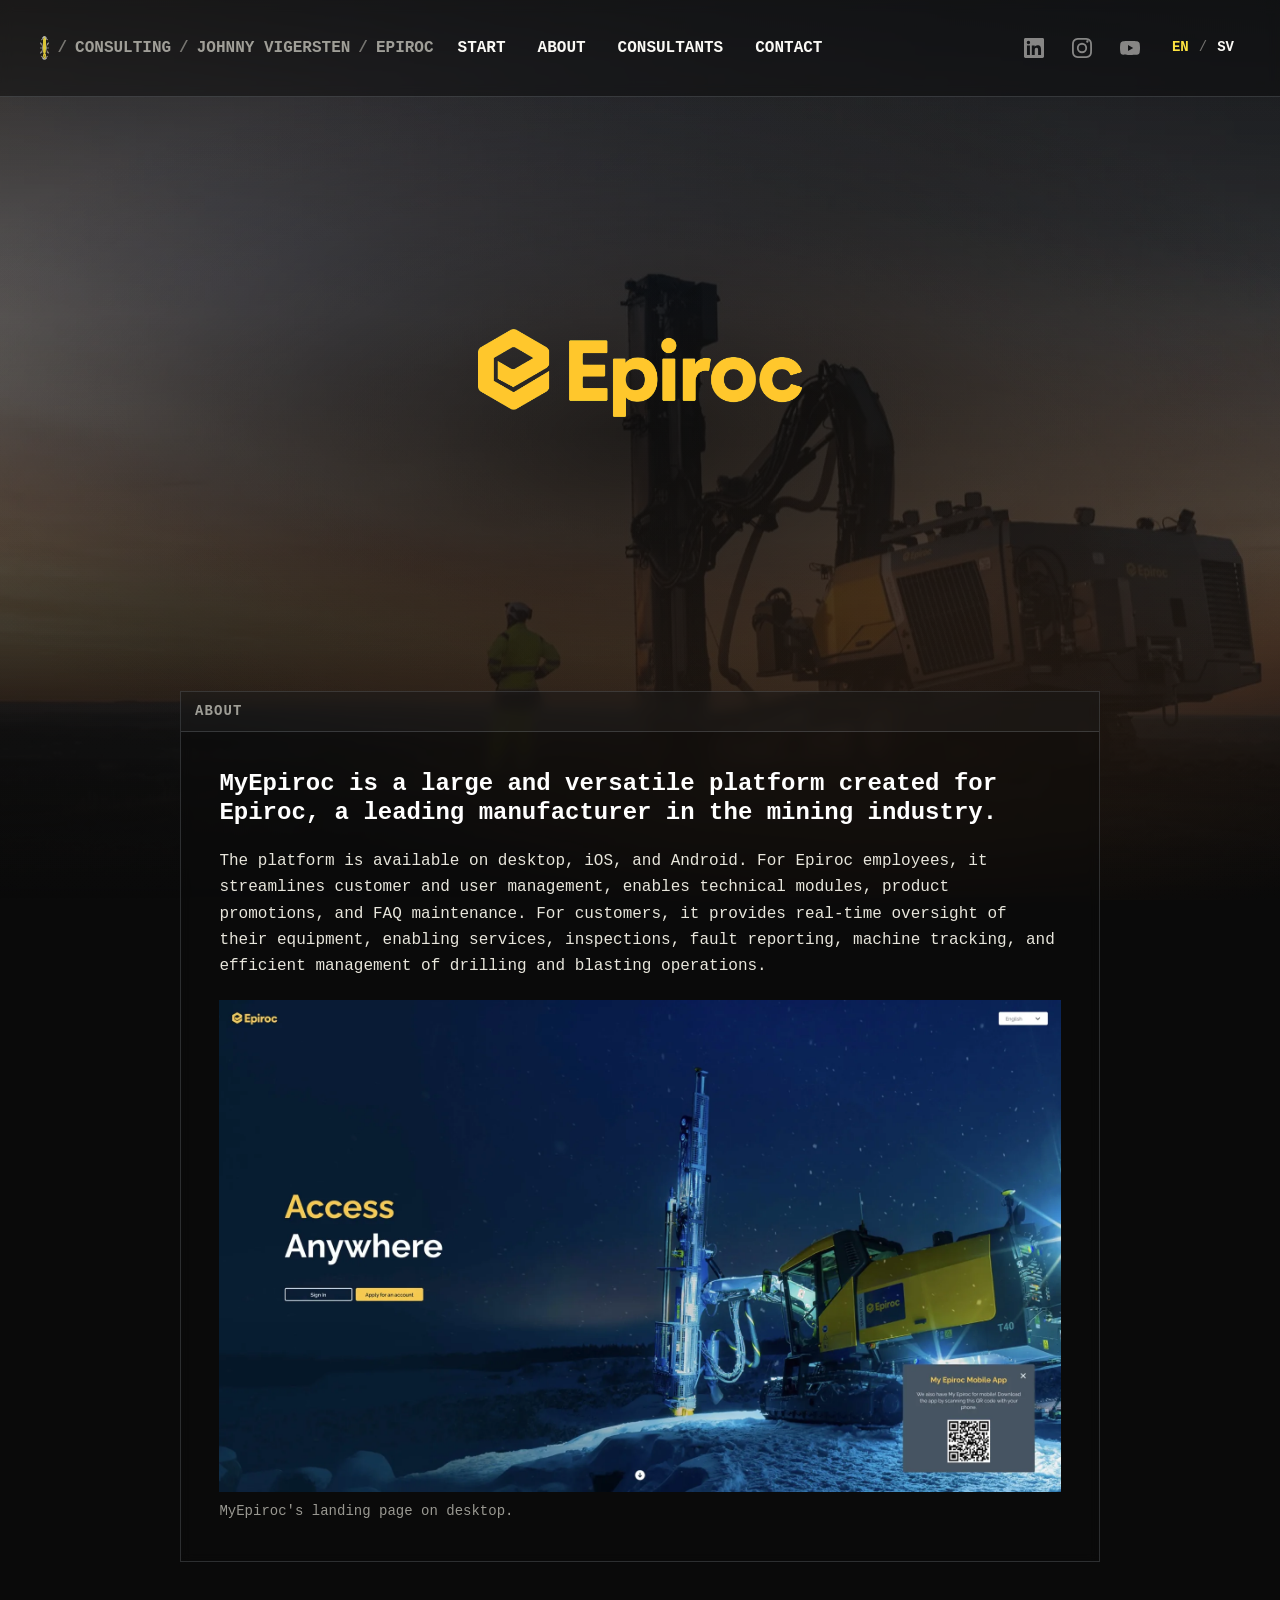
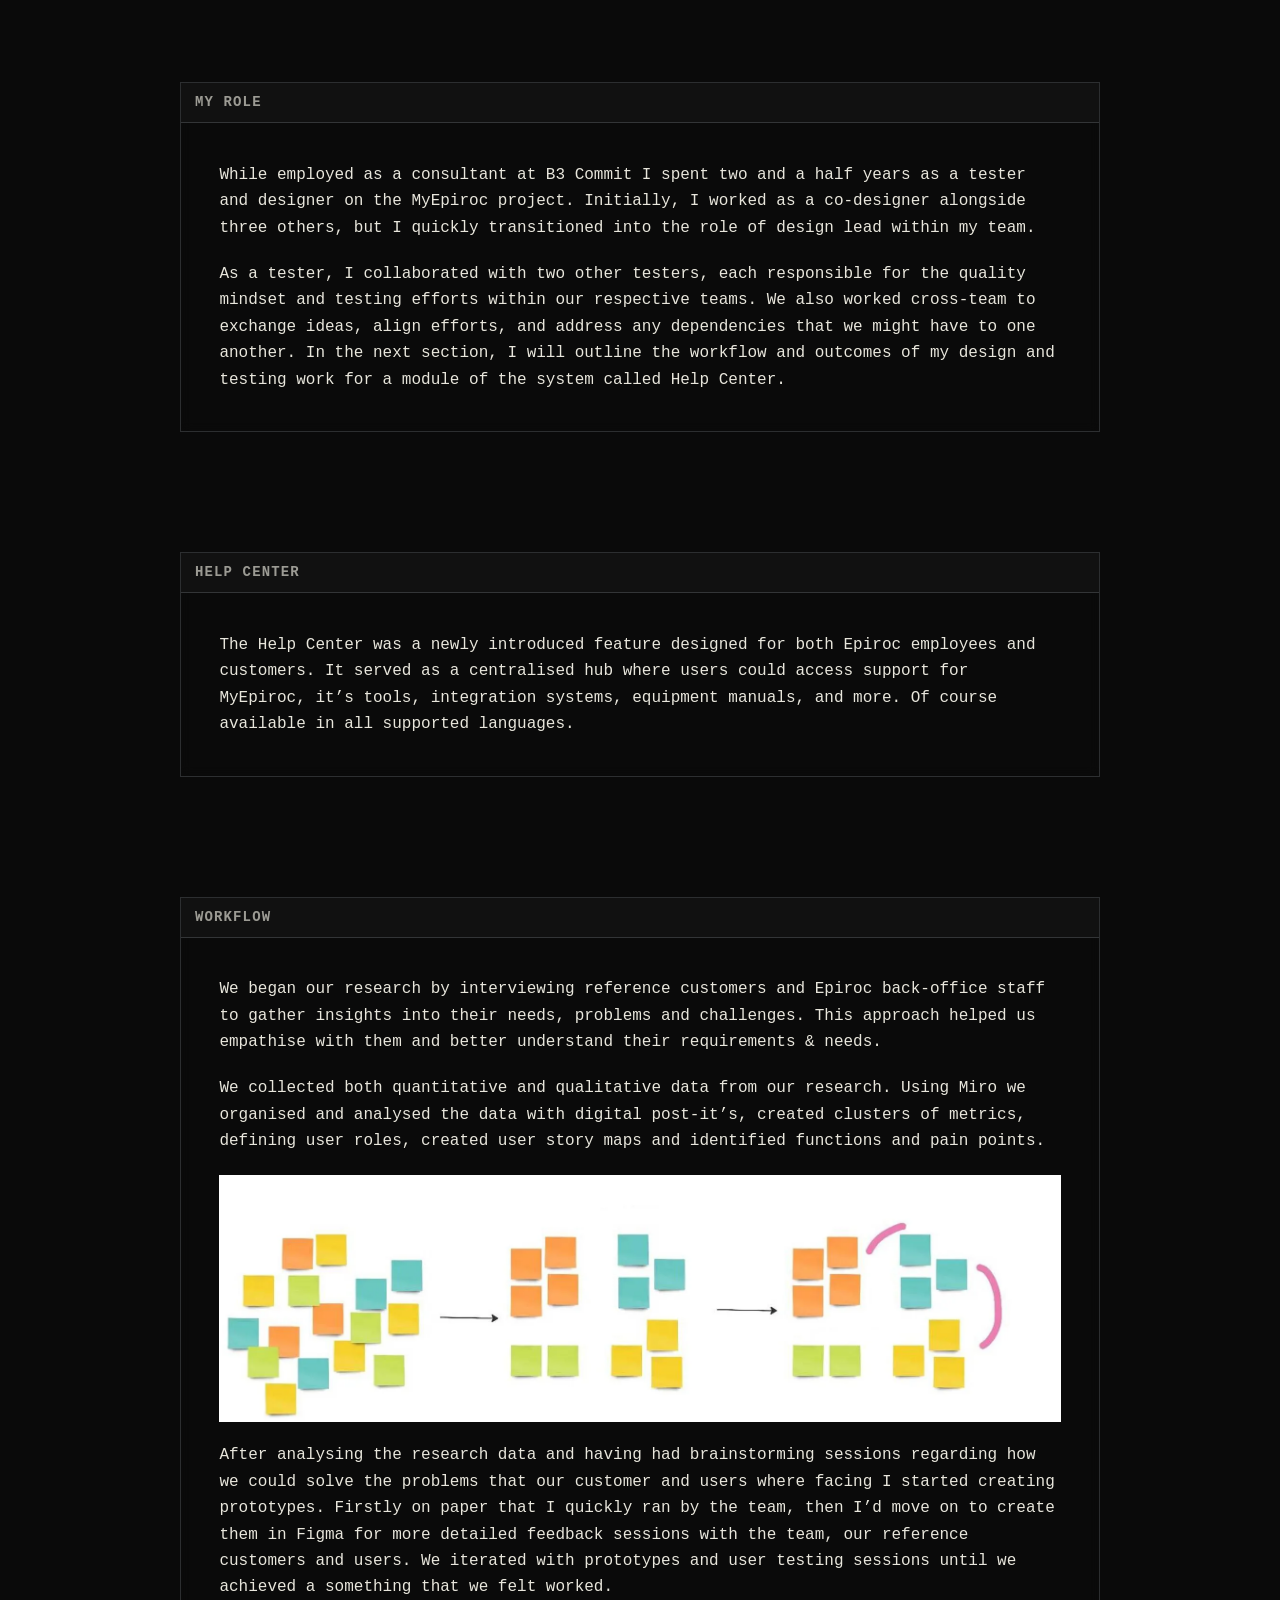
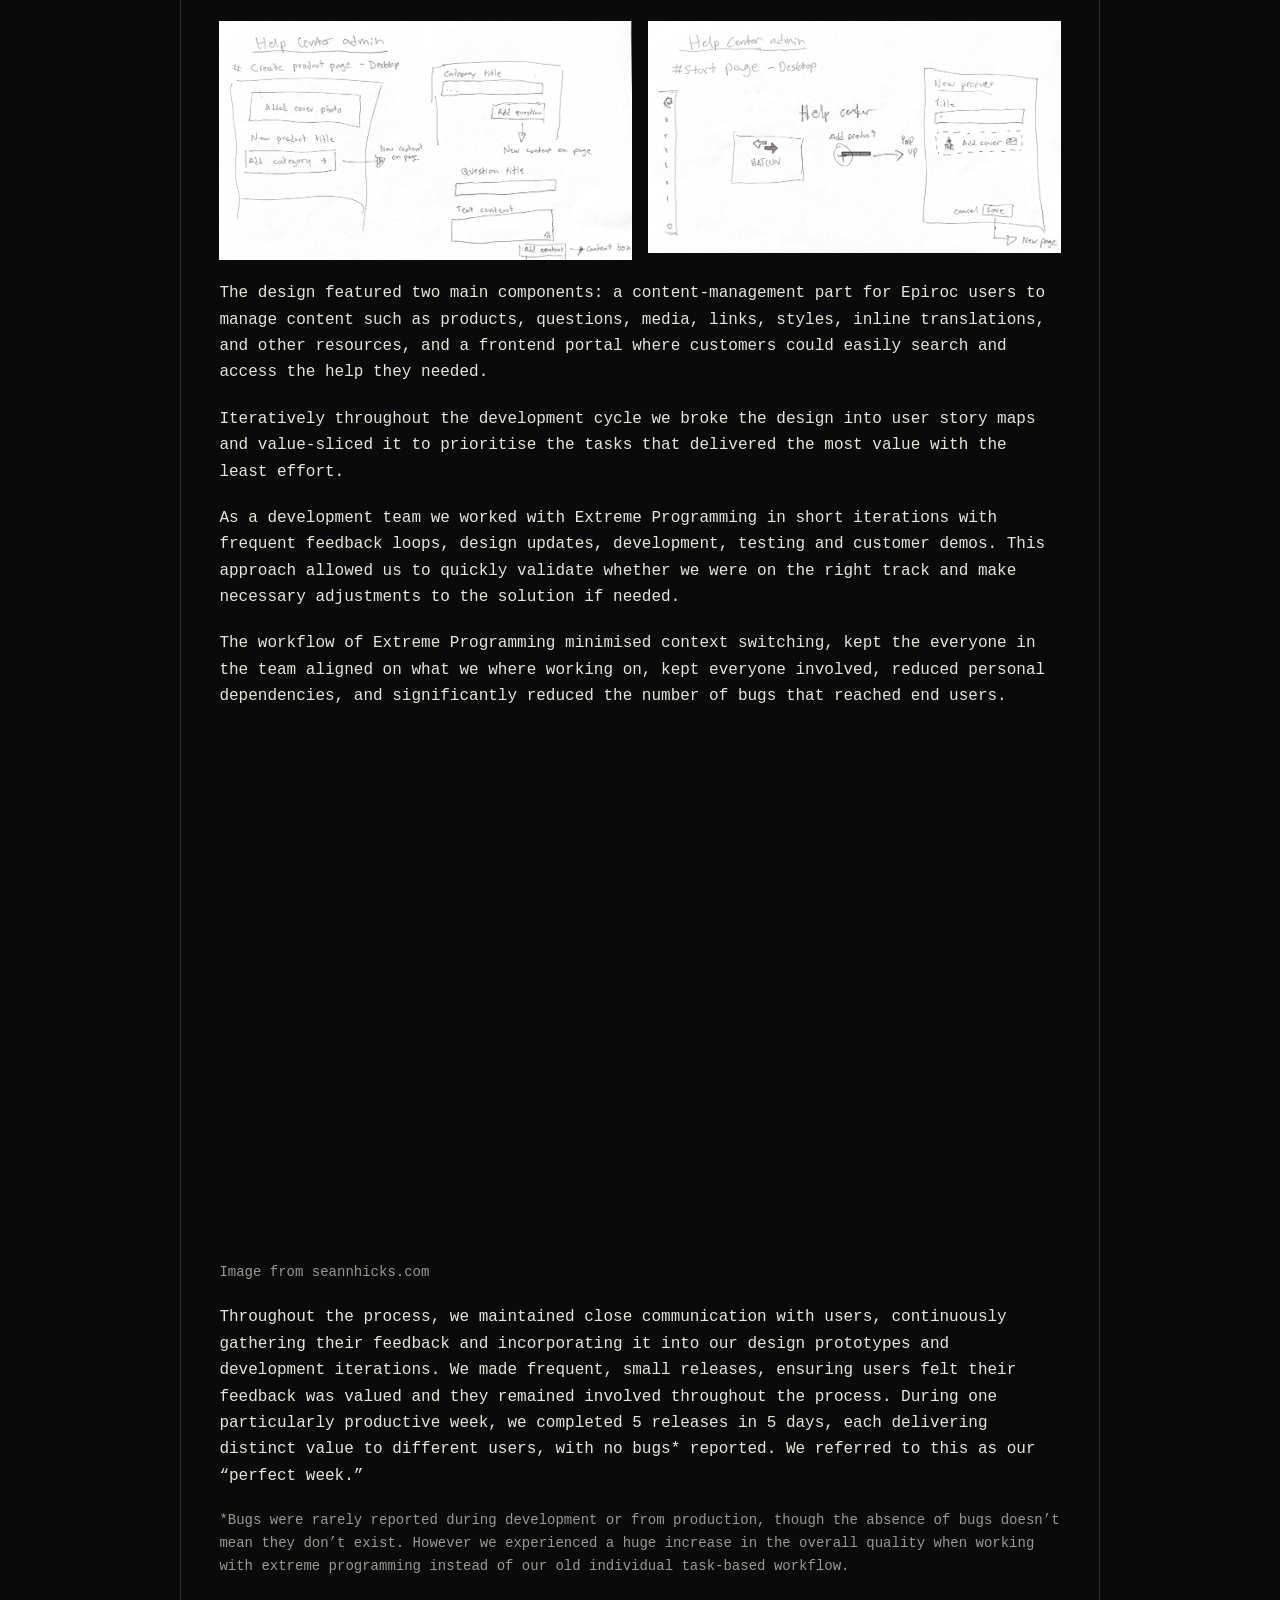
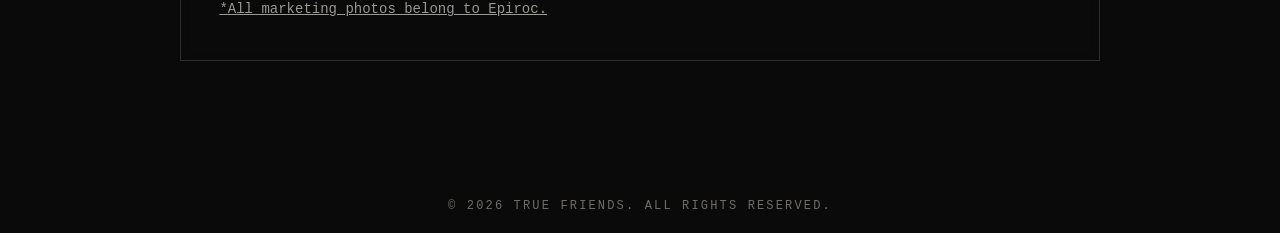
<file: reference-cases/johnny-vigersten/epiroc.html>
<!DOCTYPE html>
<html lang="en">
<head>
    <meta charset="UTF-8">
    <meta name="viewport" content="width=device-width, initial-scale=1.0">
    <meta name="theme-color" content="#0a0a0a">
    <title>True Friends — Epiroc</title>
    <meta name="description" content="True Friends reference case — Epiroc. Short summary of the engagement, role and outcome.">

    <meta http-equiv="Content-Security-Policy" content="default-src 'self'; style-src 'self' https://fonts.googleapis.com; font-src 'self' https://fonts.gstatic.com; script-src 'self'; connect-src 'self' https://formsubmit.co; img-src 'self' data:; form-action 'self' https://formsubmit.co; base-uri 'self'; object-src 'none'; frame-ancestors 'none';">
    <meta name="referrer" content="strict-origin-when-cross-origin">
    <meta name="robots" content="index,follow">

    <link rel="icon" type="image/svg+xml" href="../../img/favicon.svg">
    <link rel="canonical" href="https://consulting.truefriends.se/reference-cases/johnny-vigersten/epiroc.html">

    <meta property="og:type" content="article">
    <meta property="og:title" content="True Friends — Epiroc">
    <meta property="og:description" content="True Friends reference case — Epiroc. Short summary of the engagement, role and outcome.">
    <meta property="og:url" content="https://consulting.truefriends.se/reference-cases/johnny-vigersten/epiroc.html">
    <meta property="og:image" content="https://consulting.truefriends.se/img/og.jpg">
    <meta property="og:image:width" content="1200">
    <meta property="og:image:height" content="630">
    <meta property="og:locale" content="en_SE">
    <meta property="og:site_name" content="True Friends Consulting">
    <meta name="twitter:card" content="summary_large_image">
    <link rel="apple-touch-icon" href="../../img/apple-touch-icon.png">

    <link rel="preconnect" href="https://fonts.googleapis.com">
    <link rel="preconnect" href="https://fonts.gstatic.com" crossorigin>
    <link rel="stylesheet" href="https://fonts.googleapis.com/css2?family=JetBrains+Mono:wght@400;500;700;800&display=swap">

    <link rel="stylesheet" href="../../css/base.css">
    <link rel="stylesheet" href="../../css/case.css">
    <!-- Blocking on purpose: decides before first paint whether the English
         markup is about to be translated. See js/lang-boot.js. -->
    <script src="../../js/lang-boot.js"></script>
</head>
<body>


<svg class="tf-svg-sprite" aria-hidden="true">
  <defs>
    <symbol id="icon-linkedin" viewBox="0 0 24 24"><path d="M20.45 20.45h-3.55v-5.57c0-1.33-.02-3.05-1.86-3.05-1.86 0-2.14 1.45-2.14 2.95v5.67H9.35V9h3.41v1.56h.05c.48-.9 1.64-1.86 3.38-1.86 3.61 0 4.27 2.38 4.27 5.47v6.28zM5.34 7.43a2.06 2.06 0 110-4.12 2.06 2.06 0 010 4.12zM7.11 20.45H3.56V9h3.55v11.45zM22.22 0H1.77C.79 0 0 .77 0 1.72v20.56C0 23.23.79 24 1.77 24h20.45C23.21 24 24 23.23 24 22.28V1.72C24 .77 23.21 0 22.22 0z"/></symbol>
    <symbol id="icon-instagram" viewBox="0 0 24 24"><path d="M12 2.16c3.2 0 3.58.01 4.85.07 1.17.05 1.8.25 2.23.41.56.22.96.48 1.38.9.42.42.68.82.9 1.38.16.42.36 1.06.41 2.23.06 1.27.07 1.65.07 4.85s-.01 3.58-.07 4.85c-.05 1.17-.25 1.8-.41 2.23-.22.56-.48.96-.9 1.38-.42.42-.82.68-1.38.9-.42.16-1.06.36-2.23.41-1.27.06-1.65.07-4.85.07s-3.58-.01-4.85-.07c-1.17-.05-1.8-.25-2.23-.41-.56-.22-.96-.48-1.38-.9-.42-.42-.68-.82-.9-1.38-.16-.42-.36-1.06-.41-2.23C2.17 15.58 2.16 15.2 2.16 12s.01-3.58.07-4.85c.05-1.17.25-1.8.41-2.23.22-.56.48-.96.9-1.38.42-.42.82-.68 1.38-.9.42-.16 1.06-.36 2.23-.41C8.42 2.17 8.8 2.16 12 2.16zM12 0C8.74 0 8.33.01 7.05.07 5.78.13 4.9.34 4.14.63c-.79.31-1.46.72-2.13 1.38C1.35 2.68.94 3.35.63 4.14.34 4.9.13 5.78.07 7.05.01 8.33 0 8.74 0 12s.01 3.67.07 4.95c.06 1.27.27 2.15.56 2.91.31.79.72 1.46 1.38 2.13.67.67 1.34 1.07 2.13 1.38.76.29 1.64.5 2.91.56C8.33 23.99 8.74 24 12 24s3.67-.01 4.95-.07c1.27-.06 2.15-.27 2.91-.56.79-.31 1.46-.72 2.13-1.38.67-.67 1.07-1.34 1.38-2.13.29-.76.5-1.64.56-2.91.06-1.28.07-1.69.07-4.95s-.01-3.67-.07-4.95c-.06-1.27-.27-2.15-.56-2.91-.31-.79-.72-1.46-1.38-2.13C21.32 1.35 20.65.94 19.86.63 19.1.34 18.22.13 16.95.07 15.67.01 15.26 0 12 0zm0 5.84a6.16 6.16 0 100 12.32 6.16 6.16 0 000-12.32zm0 10.16a4 4 0 110-8 4 4 0 010 8zm6.41-10.4a1.44 1.44 0 100-2.88 1.44 1.44 0 000 2.88z"/></symbol>
    <symbol id="icon-youtube" viewBox="0 0 24 24"><path d="M23.5 6.2a3 3 0 00-2.1-2.12C19.6 3.6 12 3.6 12 3.6s-7.6 0-9.4.48A3 3 0 00.5 6.2 31.3 31.3 0 000 12a31.3 31.3 0 00.5 5.8 3 3 0 002.1 2.12C4.4 20.4 12 20.4 12 20.4s7.6 0 9.4-.48a3 3 0 002.1-2.12A31.3 31.3 0 0024 12a31.3 31.3 0 00-.5-5.8zM9.6 15.6V8.4l6.24 3.6-6.24 3.6z"/></symbol>
  </defs>
</svg>
<a href="#main" class="sr-only" data-i18n="aria.skip">Skip to content</a>

<header class="nav" id="site-nav" data-open="false">
    <div class="nav__inner">
        <div class="nav__crumbs">
            <a href="../../index.html" class="nav__brand" aria-label="True Friends home" data-i18n-aria-label="aria.home">
                <img class="nav__brand-logo" src="../../img/tf-smiley-chrome-transparent.webp" alt=""
                width="1200" height="553" decoding="async">
            </a>
            <span class="nav__crumb-sep" aria-hidden="true">/</span>
            <a href="../../" class="nav__crumb-link" data-i18n="hero.consulting">Consulting</a>
            <span class="nav__crumb-sep" aria-hidden="true">/</span>
            <a href="../../#team" class="nav__crumb-link" data-i18n="team.members.johnny.name">Johnny Vigersten</a>
            <span class="nav__crumb-sep" aria-hidden="true">/</span>
            <span class="nav__crumb-current" aria-current="page">Epiroc</span>
        </div>

        <nav class="nav__links" aria-label="Primary" data-i18n-aria-label="aria.primary">
            <a class="nav__link" href="../../#top" data-i18n="nav.start">Start</a>
            <a class="nav__link" href="../../#about" data-i18n="nav.about">About</a>
            <a class="nav__link" href="../../#team" data-i18n="nav.team">Consultants</a>
            <a class="nav__link" href="../../#contact" data-i18n="nav.contact">Contact</a>
        </nav>

        <div class="nav__right">

            <div class="nav__socials" aria-label="Social links" data-i18n-aria-label="aria.socialLinks">
                <a class="social" data-href="https://www.linkedin.com/" target="_blank" rel="noopener" aria-label="LinkedIn" aria-disabled="true">
                    <svg viewBox="0 0 24 24" fill="currentColor" aria-hidden="true"><use href="#icon-linkedin"/></svg>
                </a>
                <a class="social" data-href="https://www.instagram.com/" target="_blank" rel="noopener" aria-label="Instagram" aria-disabled="true">
                    <svg viewBox="0 0 24 24" fill="currentColor" aria-hidden="true"><use href="#icon-instagram"/></svg>
                </a>
                <a class="social" data-href="https://www.youtube.com/" target="_blank" rel="noopener" aria-label="YouTube" aria-disabled="true">
                    <svg viewBox="0 0 24 24" fill="currentColor" aria-hidden="true"><use href="#icon-youtube"/></svg>
                </a>
            </div>


            <div class="nav__langs" role="group" aria-label="Switch language" data-i18n-aria-label="aria.langSwitch">
                <button type="button" class="nav__lang" data-lang="en" aria-pressed="true">EN</button>
                <span class="nav__lang-divider" aria-hidden="true">/</span>
                <button type="button" class="nav__lang" data-lang="sv" aria-pressed="false">SV</button>
            </div>

            <button class="nav__toggle" aria-label="Toggle navigation menu" aria-controls="mobile-drawer" aria-expanded="false" data-i18n-aria-label="aria.mobileMenu">
                <span class="icon-bar" aria-hidden="true"></span>
            </button>
        </div>
    </div>

    <div class="nav__drawer" id="mobile-drawer">
        <a class="nav__link" href="../../#top" data-i18n="nav.start">Start</a>
        <a class="nav__link" href="../../#about" data-i18n="nav.about">About</a>
        <a class="nav__link" href="../../#team" data-i18n="nav.team">Consultants</a>
        <a class="nav__link" href="../../#contact" data-i18n="nav.contact">Contact</a>
        <div class="nav__langs nav__langs--drawer" role="group" aria-label="Switch language">
            <button type="button" class="nav__lang" data-lang="en" aria-pressed="true">EN</button>
            <span class="nav__lang-divider" aria-hidden="true">/</span>
            <button type="button" class="nav__lang" data-lang="sv" aria-pressed="false">SV</button>
        </div>
        <div class="nav__socials" aria-label="Social links" data-i18n-aria-label="aria.socialLinks">
            <a class="social" data-href="https://www.linkedin.com/" target="_blank" rel="noopener" aria-label="LinkedIn" aria-disabled="true">
                <svg viewBox="0 0 24 24" fill="currentColor" aria-hidden="true"><use href="#icon-linkedin"/></svg>
            </a>
            <a class="social" data-href="https://www.instagram.com/" target="_blank" rel="noopener" aria-label="Instagram" aria-disabled="true">
                <svg viewBox="0 0 24 24" fill="currentColor" aria-hidden="true"><use href="#icon-instagram"/></svg>
            </a>
            <a class="social" data-href="https://www.youtube.com/" target="_blank" rel="noopener" aria-label="YouTube" aria-disabled="true">
                <svg viewBox="0 0 24 24" fill="currentColor" aria-hidden="true"><use href="#icon-youtube"/></svg>
            </a>
        </div>
    </div>
</header>

<main id="main">
    <!-- Hero — blog-post sized. Per-case photo set via `.hero--<slug>`
         in css/layout.css (the CSP blocks inline style attributes). -->
    <section class="hero hero--blog" id="top">
        <div class="hero__bg" aria-hidden="true"></div>
        <img class="hero__photo" alt="" aria-hidden="true" decoding="async"
             src="../../img/reference-cases/johnny-vigersten/epiroc/epiroc-hero-960.webp"
             width="960" height="639"
             srcset="../../img/reference-cases/johnny-vigersten/epiroc/epiroc-hero-960.webp 960w,
                     ../../img/reference-cases/johnny-vigersten/epiroc/epiroc-hero-1440.webp 1440w,
                     ../../img/reference-cases/johnny-vigersten/epiroc/epiroc-hero-1920.webp 1920w"
             sizes="100vw" fetchpriority="high">
        <div class="hero__scrim" aria-hidden="true"></div>

        <div class="hero__content">
            <h1 class="hero__case-heading">
                <img class="hero__case-logo" src="../../img/reference-cases/johnny-vigersten/epiroc/epiroc-logo.webp"
                width="1200" height="325" alt="Epiroc">
            </h1>
        </div>
    </section>

    <section class="section" id="about" aria-labelledby="about-label">
        <div class="container">
            <div class="section__terminal">
                <div class="section__terminal-chrome">
                    <span class="section__terminal-title" id="about-label" data-i18n="refCase.about">About</span>
                </div>
                <div class="section__terminal-body">
                    <div class="section__body">
                        <p class="lede" data-i18n="refCases.epiroc.about.lede">MyEpiroc is a large and versatile platform created for Epiroc, a leading manufacturer in the mining industry.</p>
                        <p data-i18n="refCases.epiroc.about.body1">The platform is available on desktop, iOS, and Android. For Epiroc employees, it streamlines customer and user management, enables technical modules, product promotions, and FAQ maintenance. For customers, it provides real-time oversight of their equipment, enabling services, inspections, fault reporting, machine tracking, and efficient management of drilling and blasting operations.</p>
                        <figure class="section__figure">
                            <img src="../../img/reference-cases/johnny-vigersten/epiroc/myepiroc-landing.webp"
                            width="1920" height="1123" alt="MyEpiroc customer dashboard" loading="lazy">
                            <figcaption class="section__figure-caption" data-i18n="refCases.epiroc.about.caption1">MyEpiroc's landing page on desktop.</figcaption>
                        </figure>
                    </div>
                </div>
            </div>
        </div>
    </section>

    <section class="section" id="my-role" aria-labelledby="my-role-label">
        <div class="container">
            <div class="section__terminal">
                <div class="section__terminal-chrome">
                    <span class="section__terminal-title" id="my-role-label" data-i18n="refCase.myRole">My role</span>
                </div>
                <div class="section__terminal-body">
                    <div class="section__body">
                        <p data-i18n="refCases.epiroc.myRole.body1">While employed as a consultant at B3 Commit I spent two and a half years as a tester and designer on the MyEpiroc project. Initially, I worked as a co-designer alongside three others, but I quickly transitioned into the role of design lead within my team.</p>
                        <p data-i18n="refCases.epiroc.myRole.body2">As a tester, I collaborated with two other testers, each responsible for the quality mindset and testing efforts within our respective teams. We also worked cross-team to exchange ideas, align efforts, and address any dependencies that we might have to one another. In the next section, I will outline the workflow and outcomes of my design and testing work for a module of the system called Help Center.</p>
                    </div>
                </div>
            </div>
        </div>
    </section>

    <section class="section" id="help-center" aria-labelledby="help-center-label">
        <div class="container">
            <div class="section__terminal">
                <div class="section__terminal-chrome">
                    <span class="section__terminal-title" id="help-center-label" data-i18n="refCases.epiroc.helpCenter.label">Help Center</span>
                </div>
                <div class="section__terminal-body">
                    <div class="section__body">
                        <p data-i18n="refCases.epiroc.helpCenter.body1">The Help Center was a newly introduced feature designed for both Epiroc employees and customers. It served as a centralised hub where users could access support for MyEpiroc, it’s tools, integration systems, equipment manuals, and more. Of course available in all supported languages.</p>
                    </div>
                </div>
            </div>
        </div>
    </section>

    <section class="section" id="workflow" aria-labelledby="workflow-label">
        <div class="container">
            <div class="section__terminal">
                <div class="section__terminal-chrome">
                    <span class="section__terminal-title" id="workflow-label" data-i18n="refCase.workflow">Workflow</span>
                </div>
                <div class="section__terminal-body">
                    <div class="section__body">
                        <p data-i18n="refCases.epiroc.workflow.body1">We began our research by interviewing reference customers and Epiroc back-office staff to gather insights into their needs, problems and challenges. This approach helped us empathise with them and better understand their requirements &amp; needs.</p>
                        <p data-i18n="refCases.epiroc.workflow.body2">We collected both quantitative and qualitative data from our research. Using Miro we organised and analysed the data with digital post-it’s, created clusters of metrics, defining user roles, created user story maps and identified functions and pain points.</p>
                        <figure class="section__figure">
                            <img src="../../img/reference-cases/johnny-vigersten/epiroc/sticky-notes.webp"
                            width="1775" height="523" alt="Research findings grouped into clusters on a Miro board" loading="lazy">
                        </figure>
                        <p data-i18n="refCases.epiroc.workflow.body3">After analysing the research data and having had brainstorming sessions regarding how we could solve the problems that our customer and users where facing I started creating prototypes. Firstly on paper that I quickly ran by the team, then I’d move on to create them in Figma for more detailed feedback sessions with the team, our reference customers and users. We iterated with prototypes and user testing sessions until we achieved a something that we felt worked.</p>
                        <div class="section__figure-row">
                            <figure class="section__figure">
                                <img src="../../img/reference-cases/johnny-vigersten/epiroc/wireframe-first.webp"
                                width="1920" height="1114" alt="Early-concept wireframe" loading="lazy">
                            </figure>
                            <figure class="section__figure">
                                <img src="../../img/reference-cases/johnny-vigersten/epiroc/wireframe-final.webp"
                                width="1920" height="1082" alt="Refined wireframe iteration" loading="lazy">
                            </figure>
                        </div>
                        <p data-i18n="refCases.epiroc.workflow.body4">The design featured two main components: a content-management part for Epiroc users to manage content such as products, questions, media, links, styles, inline translations, and other resources, and a frontend portal where customers could easily search and access the help they needed.</p>
                        <p data-i18n="refCases.epiroc.workflow.body5">Iteratively throughout the development cycle we broke the design into user story maps and value-sliced it to prioritise the tasks that delivered the most value with the least effort.</p>
                        <p data-i18n="refCases.epiroc.workflow.body6">As a development team we worked with Extreme Programming in short iterations with frequent feedback loops, design updates, development, testing and customer demos. This approach allowed us to quickly validate whether we were on the right track and make necessary adjustments to the solution if needed.</p>
                        <p data-i18n="refCases.epiroc.workflow.body7">The workflow of Extreme Programming minimised context switching, kept the everyone in the team aligned on what we where working on, kept everyone involved, reduced personal dependencies, and significantly reduced the number of bugs that reached end users.</p>
                        <figure class="section__figure">
                            <img src="../../img/reference-cases/johnny-vigersten/epiroc/user-story-map.webp"
                            width="800" height="498" alt="User story map example" loading="lazy">
                            <figcaption class="section__figure-caption" data-i18n="refCases.epiroc.workflow.caption1">Image from seannhicks.com</figcaption>
                        </figure>
                        <p data-i18n="refCases.epiroc.workflow.body8">Throughout the process, we maintained close communication with users, continuously gathering their feedback and incorporating it into our design prototypes and development iterations. We made frequent, small releases, ensuring users felt their feedback was valued and they remained involved throughout the process. During one particularly productive week, we completed 5 releases in 5 days, each delivering distinct value to different users, with no bugs* reported. We referred to this as our “perfect week.”</p>
                        <p class="section__note" data-i18n="refCases.epiroc.workflow.body9">*Bugs were rarely reported during development or from production, though the absence of bugs doesn’t mean they don’t exist. However we experienced a huge increase in the overall quality when working with extreme programming instead of our old individual task-based workflow.</p>
                        <p class="section__note" data-i18n-html="refCases.epiroc.workflow.body10"><a href="https://www.media.epiroc.com/en/search-results?filters=properties/products/drill-rigs-and-rock-drills&amp;sort=most_relevant" target="_blank" rel="noopener">*All marketing photos belong to Epiroc.</a></p>
                    </div>
                </div>
            </div>
        </div>
    </section>
</main>

<footer class="site-footer">
    <p class="site-footer__copyright" data-i18n="footer.copyright">&copy; 2026 True Friends. All rights reserved.</p>
</footer>

<button type="button" class="back-to-top" id="back-to-top" aria-label="Back to top" data-i18n-aria-label="aria.backToTop" hidden>
    <svg viewBox="0 0 24 24" fill="none" stroke="currentColor" stroke-width="2.5" stroke-linecap="round" stroke-linejoin="round" aria-hidden="true">
        <polyline points="6 15 12 9 18 15"/>
    </svg>
</button>

<script src="../../js/translations/common.js" defer></script>
<script src="../../js/translations/johnny-vigersten/epiroc.js" defer></script>
<script src="../../js/site.js" defer></script>
</body>
</html>
</file>
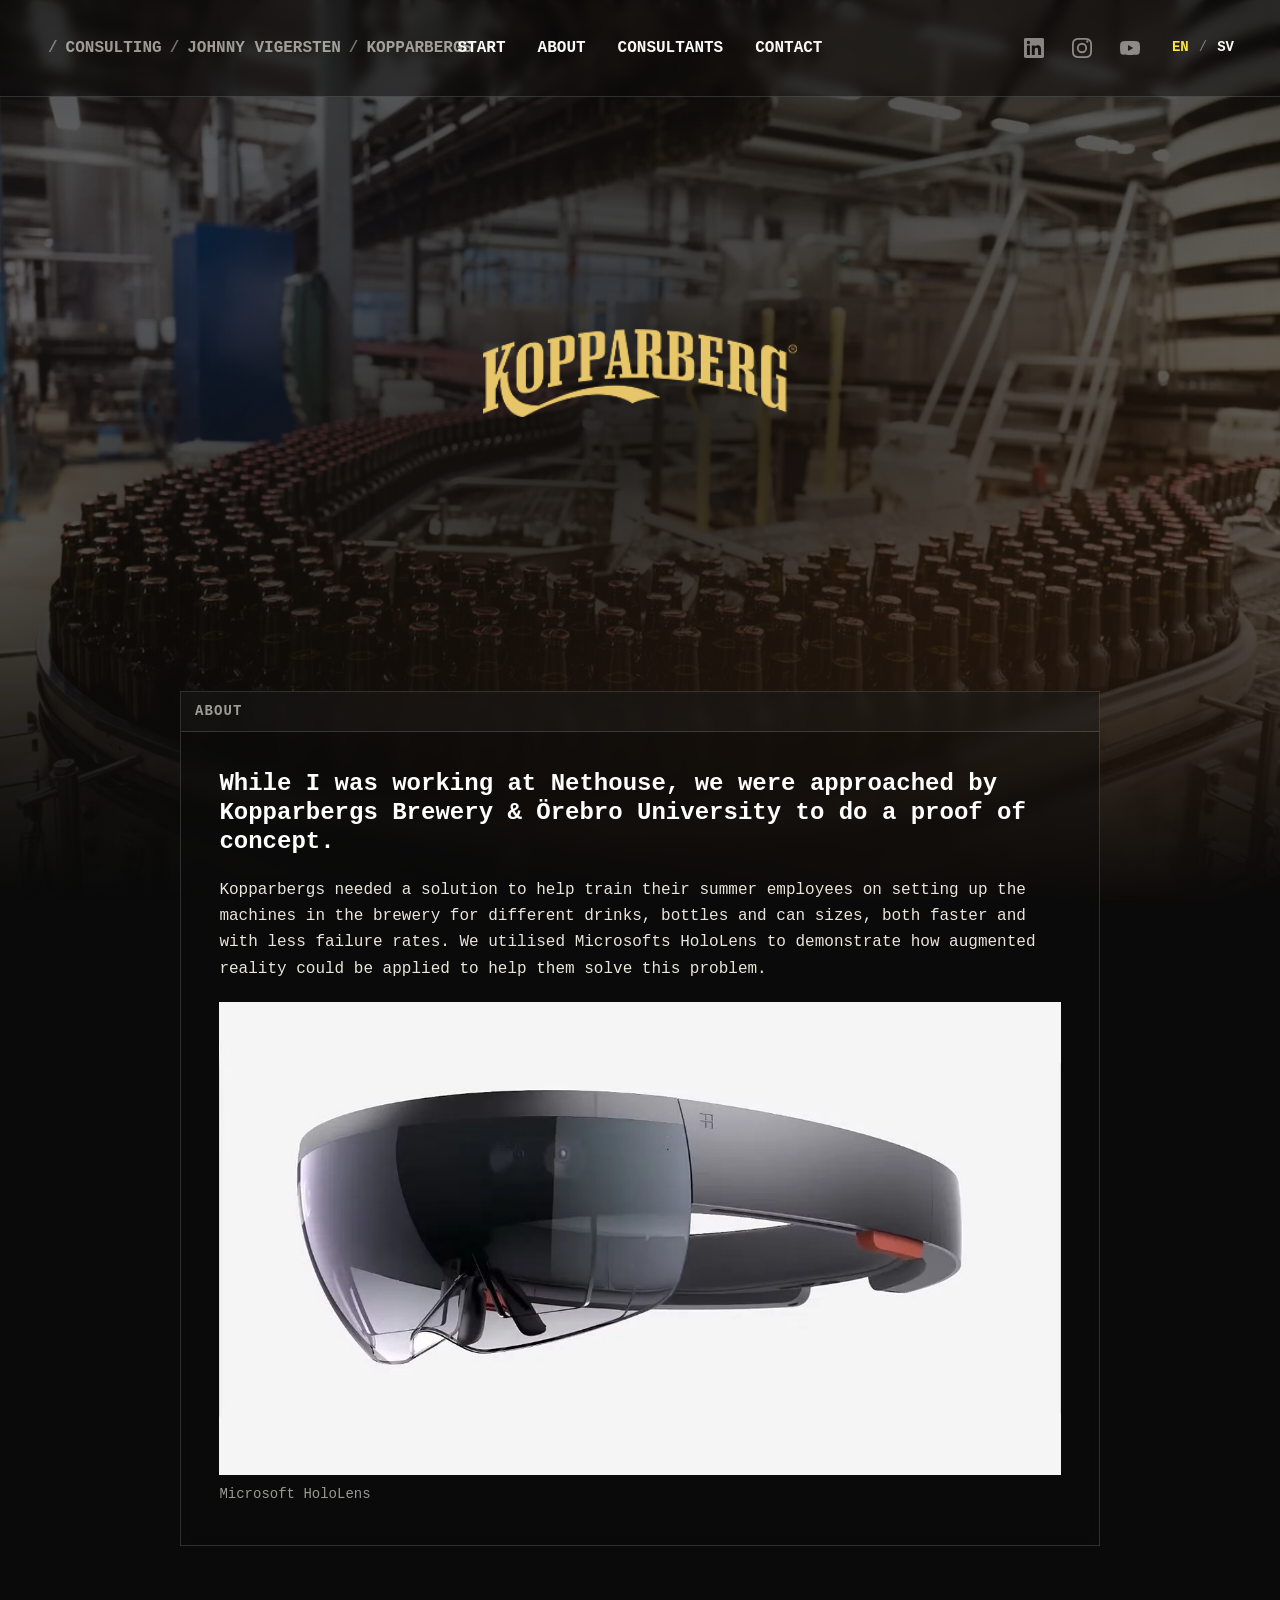
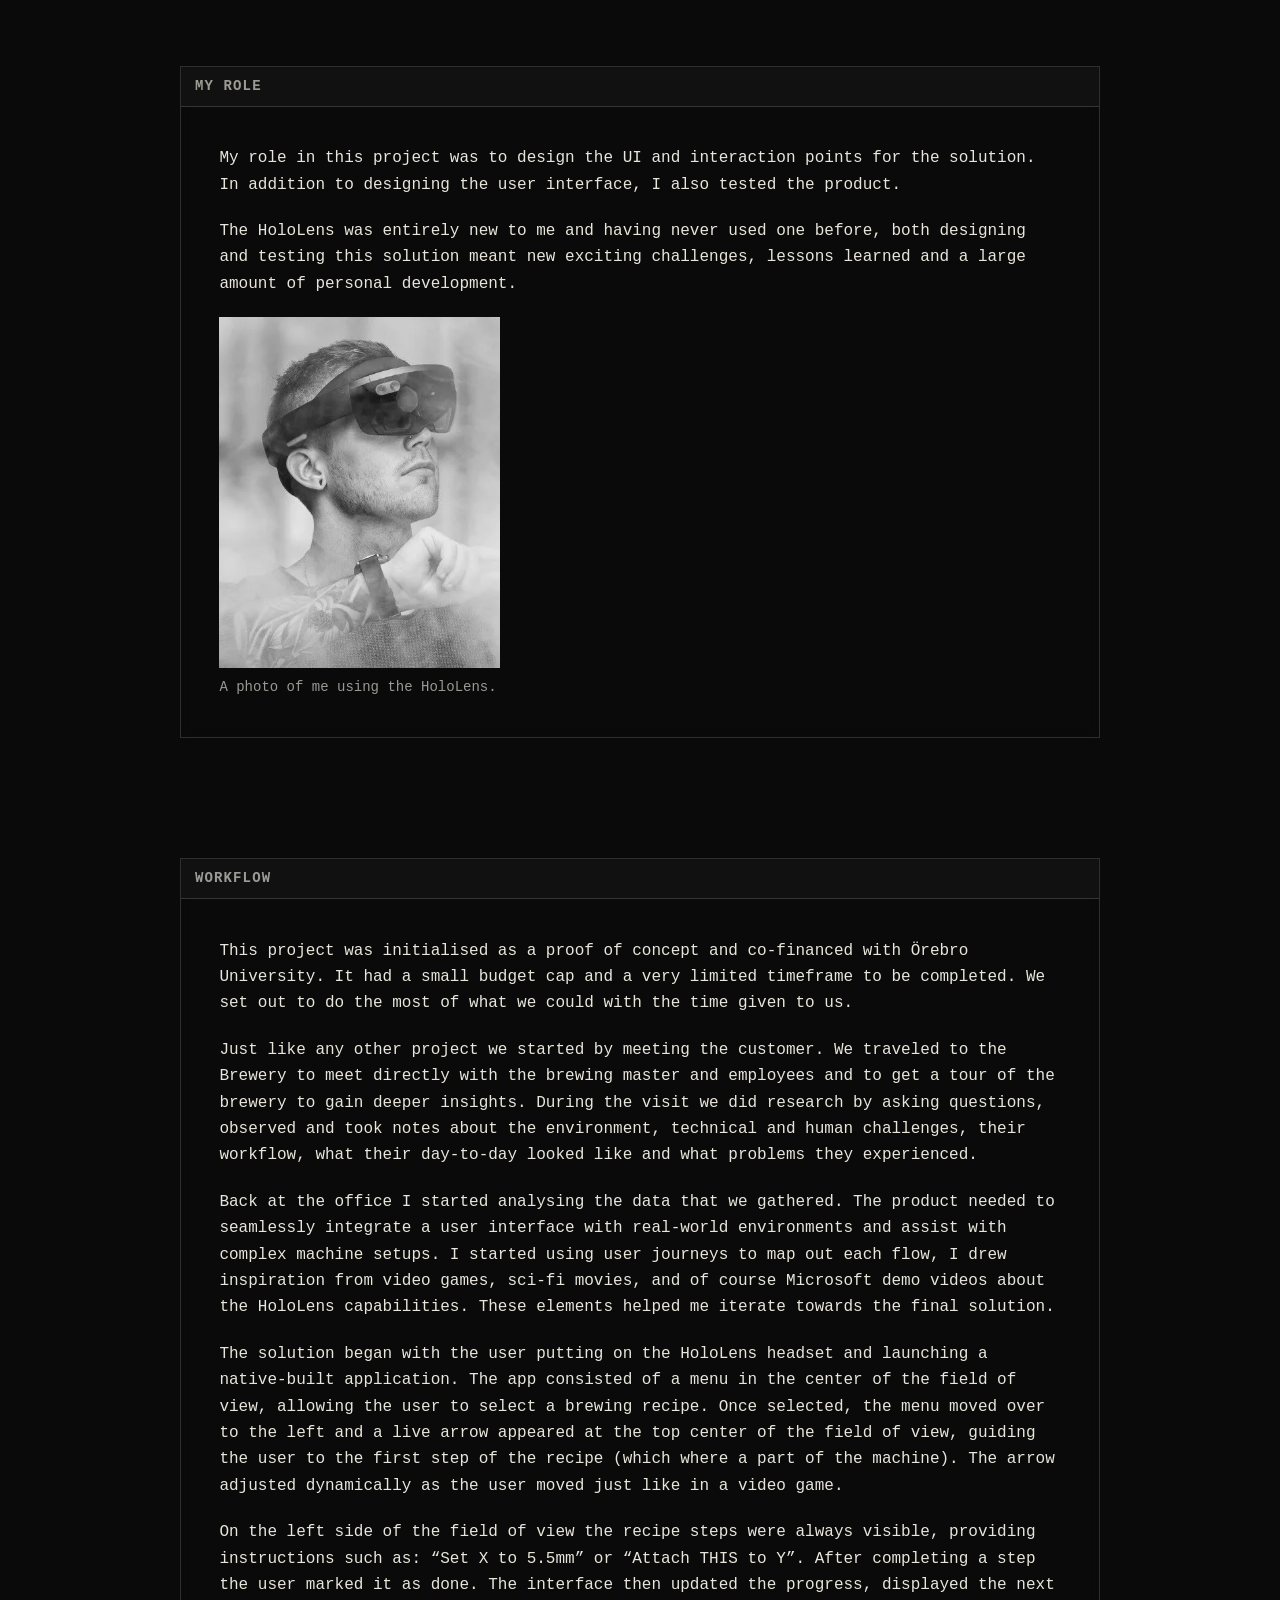
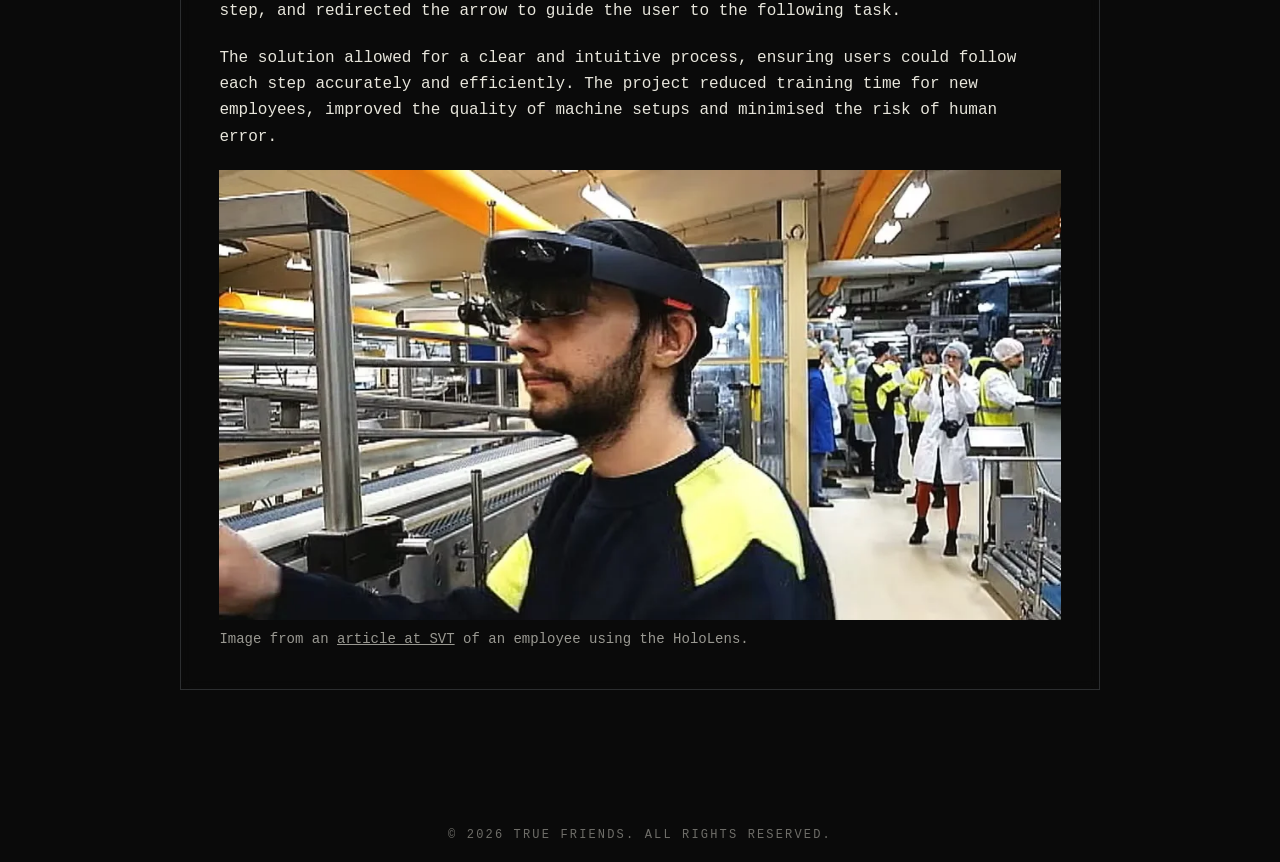
<file: reference-cases/johnny-vigersten/kopparbergs-brewery.html>
<!DOCTYPE html>
<html lang="en">
<head>
    <meta charset="UTF-8">
    <meta name="viewport" content="width=device-width, initial-scale=1.0">
    <meta name="theme-color" content="#0a0a0a">
    <title>True Friends — Kopparbergs</title>
    <meta name="description" content="True Friends reference case — Kopparbergs. Short summary of the engagement, role and outcome.">

    <meta http-equiv="Content-Security-Policy" content="default-src 'self'; style-src 'self' https://fonts.googleapis.com; font-src 'self' https://fonts.gstatic.com; script-src 'self'; connect-src 'self' https://formsubmit.co; img-src 'self' data:; form-action 'self' https://formsubmit.co; base-uri 'self'; object-src 'none'; frame-ancestors 'none';">
    <meta name="referrer" content="strict-origin-when-cross-origin">
    <meta name="robots" content="index,follow">

    <link rel="icon" type="image/svg+xml" href="../../img/favicon.svg">
    <link rel="canonical" href="https://consulting.truefriends.se/reference-cases/johnny-vigersten/kopparbergs-brewery.html">

    <meta property="og:type" content="article">
    <meta property="og:title" content="True Friends — Kopparbergs">
    <meta property="og:description" content="True Friends reference case — Kopparbergs. Short summary of the engagement, role and outcome.">
    <meta property="og:url" content="https://consulting.truefriends.se/reference-cases/johnny-vigersten/kopparbergs-brewery.html">
    <meta property="og:image" content="https://consulting.truefriends.se/img/og.jpg">
    <meta property="og:image:width" content="1200">
    <meta property="og:image:height" content="630">
    <meta property="og:locale" content="en_SE">
    <meta property="og:site_name" content="True Friends Consulting">
    <meta name="twitter:card" content="summary_large_image">
    <link rel="apple-touch-icon" href="../../img/apple-touch-icon.png">

    <link rel="preconnect" href="https://fonts.googleapis.com">
    <link rel="preconnect" href="https://fonts.gstatic.com" crossorigin>
    <link rel="stylesheet" href="https://fonts.googleapis.com/css2?family=JetBrains+Mono:wght@400;500;700;800&display=swap">

    <link rel="stylesheet" href="../../css/base.css">
    <link rel="stylesheet" href="../../css/case.css">
    <!-- Blocking on purpose: decides before first paint whether the English
         markup is about to be translated. See js/lang-boot.js. -->
    <script src="../../js/lang-boot.js"></script>
</head>
<body>


<svg class="tf-svg-sprite" aria-hidden="true">
  <defs>
    <symbol id="icon-linkedin" viewBox="0 0 24 24"><path d="M20.45 20.45h-3.55v-5.57c0-1.33-.02-3.05-1.86-3.05-1.86 0-2.14 1.45-2.14 2.95v5.67H9.35V9h3.41v1.56h.05c.48-.9 1.64-1.86 3.38-1.86 3.61 0 4.27 2.38 4.27 5.47v6.28zM5.34 7.43a2.06 2.06 0 110-4.12 2.06 2.06 0 010 4.12zM7.11 20.45H3.56V9h3.55v11.45zM22.22 0H1.77C.79 0 0 .77 0 1.72v20.56C0 23.23.79 24 1.77 24h20.45C23.21 24 24 23.23 24 22.28V1.72C24 .77 23.21 0 22.22 0z"/></symbol>
    <symbol id="icon-instagram" viewBox="0 0 24 24"><path d="M12 2.16c3.2 0 3.58.01 4.85.07 1.17.05 1.8.25 2.23.41.56.22.96.48 1.38.9.42.42.68.82.9 1.38.16.42.36 1.06.41 2.23.06 1.27.07 1.65.07 4.85s-.01 3.58-.07 4.85c-.05 1.17-.25 1.8-.41 2.23-.22.56-.48.96-.9 1.38-.42.42-.82.68-1.38.9-.42.16-1.06.36-2.23.41-1.27.06-1.65.07-4.85.07s-3.58-.01-4.85-.07c-1.17-.05-1.8-.25-2.23-.41-.56-.22-.96-.48-1.38-.9-.42-.42-.68-.82-.9-1.38-.16-.42-.36-1.06-.41-2.23C2.17 15.58 2.16 15.2 2.16 12s.01-3.58.07-4.85c.05-1.17.25-1.8.41-2.23.22-.56.48-.96.9-1.38.42-.42.82-.68 1.38-.9.42-.16 1.06-.36 2.23-.41C8.42 2.17 8.8 2.16 12 2.16zM12 0C8.74 0 8.33.01 7.05.07 5.78.13 4.9.34 4.14.63c-.79.31-1.46.72-2.13 1.38C1.35 2.68.94 3.35.63 4.14.34 4.9.13 5.78.07 7.05.01 8.33 0 8.74 0 12s.01 3.67.07 4.95c.06 1.27.27 2.15.56 2.91.31.79.72 1.46 1.38 2.13.67.67 1.34 1.07 2.13 1.38.76.29 1.64.5 2.91.56C8.33 23.99 8.74 24 12 24s3.67-.01 4.95-.07c1.27-.06 2.15-.27 2.91-.56.79-.31 1.46-.72 2.13-1.38.67-.67 1.07-1.34 1.38-2.13.29-.76.5-1.64.56-2.91.06-1.28.07-1.69.07-4.95s-.01-3.67-.07-4.95c-.06-1.27-.27-2.15-.56-2.91-.31-.79-.72-1.46-1.38-2.13C21.32 1.35 20.65.94 19.86.63 19.1.34 18.22.13 16.95.07 15.67.01 15.26 0 12 0zm0 5.84a6.16 6.16 0 100 12.32 6.16 6.16 0 000-12.32zm0 10.16a4 4 0 110-8 4 4 0 010 8zm6.41-10.4a1.44 1.44 0 100-2.88 1.44 1.44 0 000 2.88z"/></symbol>
    <symbol id="icon-youtube" viewBox="0 0 24 24"><path d="M23.5 6.2a3 3 0 00-2.1-2.12C19.6 3.6 12 3.6 12 3.6s-7.6 0-9.4.48A3 3 0 00.5 6.2 31.3 31.3 0 000 12a31.3 31.3 0 00.5 5.8 3 3 0 002.1 2.12C4.4 20.4 12 20.4 12 20.4s7.6 0 9.4-.48a3 3 0 002.1-2.12A31.3 31.3 0 0024 12a31.3 31.3 0 00-.5-5.8zM9.6 15.6V8.4l6.24 3.6-6.24 3.6z"/></symbol>
  </defs>
</svg>
<a href="#main" class="sr-only" data-i18n="aria.skip">Skip to content</a>

<header class="nav" id="site-nav" data-open="false">
    <div class="nav__inner">
        <div class="nav__crumbs">
            <a href="../../index.html" class="nav__brand" aria-label="True Friends home" data-i18n-aria-label="aria.home">
                <img class="nav__brand-logo" src="../../img/tf-smiley-chrome-transparent.webp" alt=""
                width="1200" height="553" decoding="async">
            </a>
            <span class="nav__crumb-sep" aria-hidden="true">/</span>
            <a href="../../" class="nav__crumb-link" data-i18n="hero.consulting">Consulting</a>
            <span class="nav__crumb-sep" aria-hidden="true">/</span>
            <a href="../../#team" class="nav__crumb-link" data-i18n="team.members.johnny.name">Johnny Vigersten</a>
            <span class="nav__crumb-sep" aria-hidden="true">/</span>
            <span class="nav__crumb-current" aria-current="page">Kopparbergs</span>
        </div>

        <nav class="nav__links" aria-label="Primary" data-i18n-aria-label="aria.primary">
            <a class="nav__link" href="../../#top" data-i18n="nav.start">Start</a>
            <a class="nav__link" href="../../#about" data-i18n="nav.about">About</a>
            <a class="nav__link" href="../../#team" data-i18n="nav.team">Consultants</a>
            <a class="nav__link" href="../../#contact" data-i18n="nav.contact">Contact</a>
        </nav>

        <div class="nav__right">

            <div class="nav__socials" aria-label="Social links" data-i18n-aria-label="aria.socialLinks">
                <a class="social" data-href="https://www.linkedin.com/" target="_blank" rel="noopener" aria-label="LinkedIn" aria-disabled="true">
                    <svg viewBox="0 0 24 24" fill="currentColor" aria-hidden="true"><use href="#icon-linkedin"/></svg>
                </a>
                <a class="social" data-href="https://www.instagram.com/" target="_blank" rel="noopener" aria-label="Instagram" aria-disabled="true">
                    <svg viewBox="0 0 24 24" fill="currentColor" aria-hidden="true"><use href="#icon-instagram"/></svg>
                </a>
                <a class="social" data-href="https://www.youtube.com/" target="_blank" rel="noopener" aria-label="YouTube" aria-disabled="true">
                    <svg viewBox="0 0 24 24" fill="currentColor" aria-hidden="true"><use href="#icon-youtube"/></svg>
                </a>
            </div>


            <div class="nav__langs" role="group" aria-label="Switch language" data-i18n-aria-label="aria.langSwitch">
                <button type="button" class="nav__lang" data-lang="en" aria-pressed="true">EN</button>
                <span class="nav__lang-divider" aria-hidden="true">/</span>
                <button type="button" class="nav__lang" data-lang="sv" aria-pressed="false">SV</button>
            </div>

            <button class="nav__toggle" aria-label="Toggle navigation menu" aria-controls="mobile-drawer" aria-expanded="false" data-i18n-aria-label="aria.mobileMenu">
                <span class="icon-bar" aria-hidden="true"></span>
            </button>
        </div>
    </div>

    <div class="nav__drawer" id="mobile-drawer">
        <a class="nav__link" href="../../#top" data-i18n="nav.start">Start</a>
        <a class="nav__link" href="../../#about" data-i18n="nav.about">About</a>
        <a class="nav__link" href="../../#team" data-i18n="nav.team">Consultants</a>
        <a class="nav__link" href="../../#contact" data-i18n="nav.contact">Contact</a>
        <div class="nav__langs nav__langs--drawer" role="group" aria-label="Switch language">
            <button type="button" class="nav__lang" data-lang="en" aria-pressed="true">EN</button>
            <span class="nav__lang-divider" aria-hidden="true">/</span>
            <button type="button" class="nav__lang" data-lang="sv" aria-pressed="false">SV</button>
        </div>
        <div class="nav__socials" aria-label="Social links" data-i18n-aria-label="aria.socialLinks">
            <a class="social" data-href="https://www.linkedin.com/" target="_blank" rel="noopener" aria-label="LinkedIn" aria-disabled="true">
                <svg viewBox="0 0 24 24" fill="currentColor" aria-hidden="true"><use href="#icon-linkedin"/></svg>
            </a>
            <a class="social" data-href="https://www.instagram.com/" target="_blank" rel="noopener" aria-label="Instagram" aria-disabled="true">
                <svg viewBox="0 0 24 24" fill="currentColor" aria-hidden="true"><use href="#icon-instagram"/></svg>
            </a>
            <a class="social" data-href="https://www.youtube.com/" target="_blank" rel="noopener" aria-label="YouTube" aria-disabled="true">
                <svg viewBox="0 0 24 24" fill="currentColor" aria-hidden="true"><use href="#icon-youtube"/></svg>
            </a>
        </div>
    </div>
</header>

<main id="main">
    <section class="hero hero--blog" id="top">
        <div class="hero__bg" aria-hidden="true"></div>
        <img class="hero__photo" alt="" aria-hidden="true" decoding="async"
             src="../../img/reference-cases/johnny-vigersten/kopparbergs-brewery/kopparbergs-hero-960.webp"
             width="960" height="640"
             srcset="../../img/reference-cases/johnny-vigersten/kopparbergs-brewery/kopparbergs-hero-960.webp 960w,
                     ../../img/reference-cases/johnny-vigersten/kopparbergs-brewery/kopparbergs-hero-1440.webp 1440w,
                     ../../img/reference-cases/johnny-vigersten/kopparbergs-brewery/kopparbergs-hero-1920.webp 1920w"
             sizes="100vw" fetchpriority="high">
        <div class="hero__scrim" aria-hidden="true"></div>

        <div class="hero__content">
            <h1 class="hero__case-heading">
                <img class="hero__case-logo" src="../../img/reference-cases/johnny-vigersten/kopparbergs-brewery/kopparbergs-logo.webp"
                width="271" height="76" alt="Kopparbergs">
            </h1>
        </div>
    </section>

    <section class="section" id="about" aria-labelledby="about-label">
        <div class="container">
            <div class="section__terminal">
                <div class="section__terminal-chrome">
                    <span class="section__terminal-title" id="about-label" data-i18n="refCase.about">About</span>
                </div>
                <div class="section__terminal-body">
                    <div class="section__body">
                        <p class="lede" data-i18n="refCases.kopparbergsBrewery.about.lede">While I was working at Nethouse, we were approached by Kopparbergs Brewery &amp; Örebro University to do a proof of concept.</p>
                        <p data-i18n="refCases.kopparbergsBrewery.about.body1">Kopparbergs needed a solution to help train their summer employees on setting up the machines in the brewery for different drinks, bottles and can sizes, both faster and with less failure rates. We utilised Microsofts HoloLens to demonstrate how augmented reality could be applied to help them solve this problem.</p>
                        <figure class="section__figure">
                            <img src="../../img/reference-cases/johnny-vigersten/kopparbergs-brewery/hololens.webp"
                            width="1234" height="694" alt="Microsoft HoloLens" loading="lazy">
                            <figcaption class="section__figure-caption" data-i18n="refCases.kopparbergsBrewery.about.caption">Microsoft HoloLens</figcaption>
                        </figure>
                    </div>
                </div>
            </div>
        </div>
    </section>

    <section class="section" id="my-role" aria-labelledby="my-role-label">
        <div class="container">
            <div class="section__terminal">
                <div class="section__terminal-chrome">
                    <span class="section__terminal-title" id="my-role-label" data-i18n="refCase.myRole">My role</span>
                </div>
                <div class="section__terminal-body">
                    <div class="section__body">
                        <p data-i18n="refCases.kopparbergsBrewery.myRole.body1">My role in this project was to design the UI and interaction points for the solution. In addition to designing the user interface, I also tested the product.</p>
                        <p data-i18n="refCases.kopparbergsBrewery.myRole.body2">The HoloLens was entirely new to me and having never used one before, both designing and testing this solution meant new exciting challenges, lessons learned and a large amount of personal development.</p>
                        <figure class="section__figure section__figure--portrait">
                            <img src="../../img/reference-cases/johnny-vigersten/kopparbergs-brewery/johnny-hololens.webp"
                            width="524" height="525" alt="A photo of me using the HoloLens." loading="lazy">
                            <figcaption class="section__figure-caption" data-i18n="refCases.kopparbergsBrewery.myRole.caption">A photo of me using the HoloLens.</figcaption>
                        </figure>
                    </div>
                </div>
            </div>
        </div>
    </section>

    <section class="section" id="workflow" aria-labelledby="workflow-label">
        <div class="container">
            <div class="section__terminal">
                <div class="section__terminal-chrome">
                    <span class="section__terminal-title" id="workflow-label" data-i18n="refCase.workflow">Workflow</span>
                </div>
                <div class="section__terminal-body">
                    <div class="section__body">
                        <p data-i18n="refCases.kopparbergsBrewery.workflow.body1">This project was initialised as a proof of concept and co-financed with Örebro University. It had a small budget cap and a very limited timeframe to be completed. We set out to do the most of what we could with the time given to us.</p>
                        <p data-i18n="refCases.kopparbergsBrewery.workflow.body2">Just like any other project we started by meeting the customer. We traveled to the Brewery to meet directly with the brewing master and employees and to get a tour of the brewery to gain deeper insights. During the visit we did research by asking questions, observed and took notes about the environment, technical and human challenges, their workflow, what their day-to-day looked like and what problems they experienced.</p>
                        <p data-i18n="refCases.kopparbergsBrewery.workflow.body3">Back at the office I started analysing the data that we gathered. The product needed to seamlessly integrate a user interface with real-world environments and assist with complex machine setups. I started using user journeys to map out each flow, I drew  inspiration from video games, sci-fi movies, and of course Microsoft demo videos about the HoloLens capabilities. These elements helped me iterate towards the final solution.</p>
                        <p data-i18n="refCases.kopparbergsBrewery.workflow.body4">The solution began with the user putting on the HoloLens headset and launching a native-built application. The app consisted of a menu in the center of the field of view, allowing the user to select a brewing recipe. Once selected, the menu moved over to the left and a live arrow appeared at the top center of the field of view, guiding the user to the first step of the recipe (which where a part of the machine). The arrow adjusted dynamically as the user moved just like in a video game.</p>
                        <p data-i18n="refCases.kopparbergsBrewery.workflow.body5">On the left side of the field of view the recipe steps were always visible, providing instructions such as: “Set X to 5.5mm” or “Attach THIS to Y”. After completing a step the user marked it as done. The interface then updated the progress, displayed the next step, and redirected the arrow to guide the user to the following task.</p>
                        <p data-i18n="refCases.kopparbergsBrewery.workflow.body6">The solution allowed for a clear and intuitive process, ensuring users could follow each step accurately and efficiently. The project reduced training time for new employees, improved the quality of machine setups and minimised the risk of human error.</p>
                        <figure class="section__figure">
                            <img src="../../img/reference-cases/johnny-vigersten/kopparbergs-brewery/employee-demo.webp"
                            width="992" height="530" alt="A Kopparbergs employee wearing the HoloLens on the bottling line." loading="lazy">
                            <figcaption class="section__figure-caption" data-i18n-html="refCases.kopparbergsBrewery.workflow.caption">Image from an <a href="https://www.svt.se/nyheter/lokalt/orebro/verklighetsblandande-teknik-ska-utbilda-arbetare-genom-specialglasogon" target="_blank" rel="noopener">article at SVT</a> of an employee using the HoloLens.</figcaption>
                        </figure>
                    </div>
                </div>
            </div>
        </div>
    </section>
</main>

<footer class="site-footer">
    <p class="site-footer__copyright" data-i18n="footer.copyright">&copy; 2026 True Friends. All rights reserved.</p>
</footer>

<button type="button" class="back-to-top" id="back-to-top" aria-label="Back to top" data-i18n-aria-label="aria.backToTop" hidden>
    <svg viewBox="0 0 24 24" fill="none" stroke="currentColor" stroke-width="2.5" stroke-linecap="round" stroke-linejoin="round" aria-hidden="true">
        <polyline points="6 15 12 9 18 15"/>
    </svg>
</button>

<script src="../../js/translations/common.js" defer></script>
<script src="../../js/translations/johnny-vigersten/kopparbergs-brewery.js" defer></script>
<script src="../../js/site.js" defer></script>
</body>
</html>
</file>
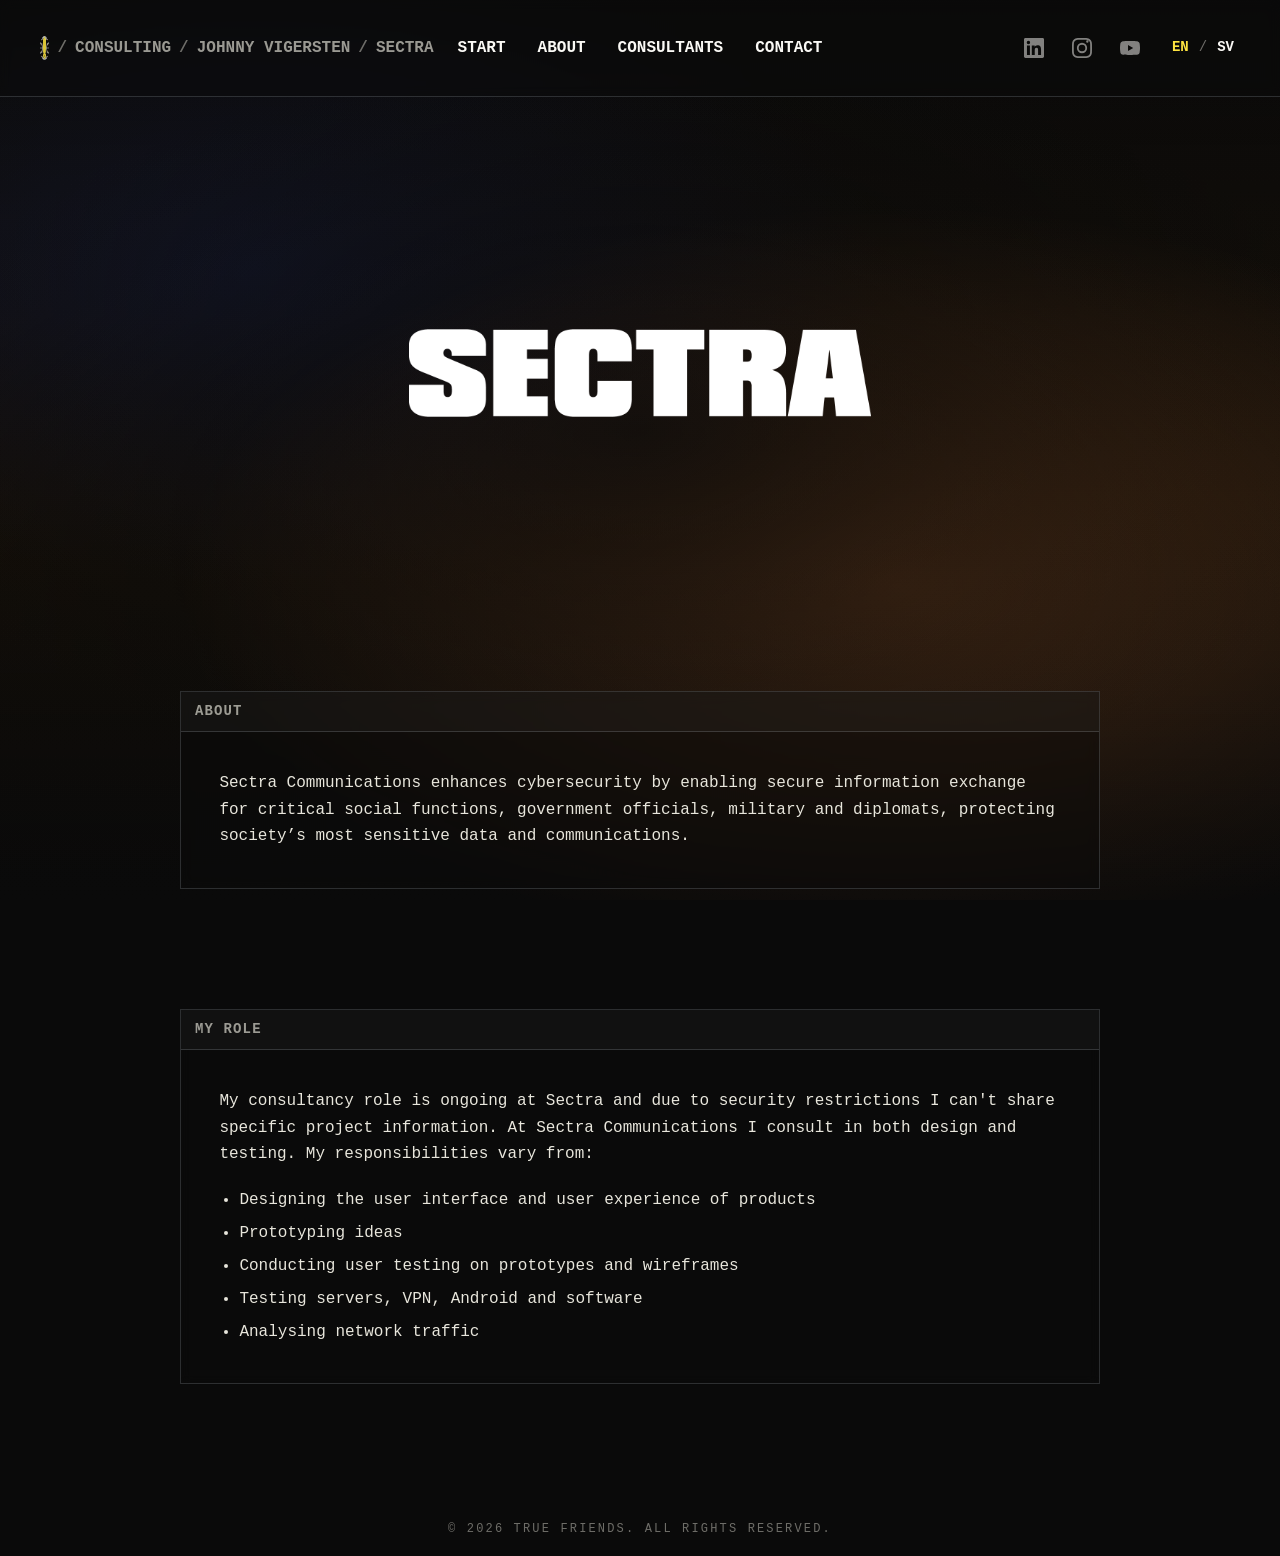
<file: reference-cases/johnny-vigersten/sectra.html>
<!DOCTYPE html>
<html lang="en">
<head>
    <meta charset="UTF-8">
    <meta name="viewport" content="width=device-width, initial-scale=1.0">
    <meta name="theme-color" content="#0a0a0a">
    <title>True Friends — Sectra</title>
    <meta name="description" content="True Friends reference case — Sectra. Short summary of the engagement, role and outcome.">

    <meta http-equiv="Content-Security-Policy" content="default-src 'self'; style-src 'self' https://fonts.googleapis.com; font-src 'self' https://fonts.gstatic.com; script-src 'self'; connect-src 'self' https://formsubmit.co; img-src 'self' data:; form-action 'self' https://formsubmit.co; base-uri 'self'; object-src 'none'; frame-ancestors 'none';">
    <meta name="referrer" content="strict-origin-when-cross-origin">
    <meta name="robots" content="index,follow">

    <link rel="icon" type="image/svg+xml" href="../../img/favicon.svg">
    <link rel="canonical" href="https://consulting.truefriends.se/reference-cases/johnny-vigersten/sectra.html">

    <meta property="og:type" content="article">
    <meta property="og:title" content="True Friends — Sectra">
    <meta property="og:description" content="True Friends reference case — Sectra. Short summary of the engagement, role and outcome.">
    <meta property="og:url" content="https://consulting.truefriends.se/reference-cases/johnny-vigersten/sectra.html">
    <meta property="og:image" content="https://consulting.truefriends.se/img/og.jpg">
    <meta property="og:image:width" content="1200">
    <meta property="og:image:height" content="630">
    <meta property="og:locale" content="en_SE">
    <meta property="og:site_name" content="True Friends Consulting">
    <meta name="twitter:card" content="summary_large_image">
    <link rel="apple-touch-icon" href="../../img/apple-touch-icon.png">

    <link rel="preconnect" href="https://fonts.googleapis.com">
    <link rel="preconnect" href="https://fonts.gstatic.com" crossorigin>
    <link rel="stylesheet" href="https://fonts.googleapis.com/css2?family=JetBrains+Mono:wght@400;500;700;800&display=swap">

    <link rel="stylesheet" href="../../css/base.css">
    <link rel="stylesheet" href="../../css/case.css">
    <!-- Blocking on purpose: decides before first paint whether the English
         markup is about to be translated. See js/lang-boot.js. -->
    <script src="../../js/lang-boot.js"></script>
</head>
<body>


<svg class="tf-svg-sprite" aria-hidden="true">
  <defs>
    <symbol id="icon-linkedin" viewBox="0 0 24 24"><path d="M20.45 20.45h-3.55v-5.57c0-1.33-.02-3.05-1.86-3.05-1.86 0-2.14 1.45-2.14 2.95v5.67H9.35V9h3.41v1.56h.05c.48-.9 1.64-1.86 3.38-1.86 3.61 0 4.27 2.38 4.27 5.47v6.28zM5.34 7.43a2.06 2.06 0 110-4.12 2.06 2.06 0 010 4.12zM7.11 20.45H3.56V9h3.55v11.45zM22.22 0H1.77C.79 0 0 .77 0 1.72v20.56C0 23.23.79 24 1.77 24h20.45C23.21 24 24 23.23 24 22.28V1.72C24 .77 23.21 0 22.22 0z"/></symbol>
    <symbol id="icon-instagram" viewBox="0 0 24 24"><path d="M12 2.16c3.2 0 3.58.01 4.85.07 1.17.05 1.8.25 2.23.41.56.22.96.48 1.38.9.42.42.68.82.9 1.38.16.42.36 1.06.41 2.23.06 1.27.07 1.65.07 4.85s-.01 3.58-.07 4.85c-.05 1.17-.25 1.8-.41 2.23-.22.56-.48.96-.9 1.38-.42.42-.82.68-1.38.9-.42.16-1.06.36-2.23.41-1.27.06-1.65.07-4.85.07s-3.58-.01-4.85-.07c-1.17-.05-1.8-.25-2.23-.41-.56-.22-.96-.48-1.38-.9-.42-.42-.68-.82-.9-1.38-.16-.42-.36-1.06-.41-2.23C2.17 15.58 2.16 15.2 2.16 12s.01-3.58.07-4.85c.05-1.17.25-1.8.41-2.23.22-.56.48-.96.9-1.38.42-.42.82-.68 1.38-.9.42-.16 1.06-.36 2.23-.41C8.42 2.17 8.8 2.16 12 2.16zM12 0C8.74 0 8.33.01 7.05.07 5.78.13 4.9.34 4.14.63c-.79.31-1.46.72-2.13 1.38C1.35 2.68.94 3.35.63 4.14.34 4.9.13 5.78.07 7.05.01 8.33 0 8.74 0 12s.01 3.67.07 4.95c.06 1.27.27 2.15.56 2.91.31.79.72 1.46 1.38 2.13.67.67 1.34 1.07 2.13 1.38.76.29 1.64.5 2.91.56C8.33 23.99 8.74 24 12 24s3.67-.01 4.95-.07c1.27-.06 2.15-.27 2.91-.56.79-.31 1.46-.72 2.13-1.38.67-.67 1.07-1.34 1.38-2.13.29-.76.5-1.64.56-2.91.06-1.28.07-1.69.07-4.95s-.01-3.67-.07-4.95c-.06-1.27-.27-2.15-.56-2.91-.31-.79-.72-1.46-1.38-2.13C21.32 1.35 20.65.94 19.86.63 19.1.34 18.22.13 16.95.07 15.67.01 15.26 0 12 0zm0 5.84a6.16 6.16 0 100 12.32 6.16 6.16 0 000-12.32zm0 10.16a4 4 0 110-8 4 4 0 010 8zm6.41-10.4a1.44 1.44 0 100-2.88 1.44 1.44 0 000 2.88z"/></symbol>
    <symbol id="icon-youtube" viewBox="0 0 24 24"><path d="M23.5 6.2a3 3 0 00-2.1-2.12C19.6 3.6 12 3.6 12 3.6s-7.6 0-9.4.48A3 3 0 00.5 6.2 31.3 31.3 0 000 12a31.3 31.3 0 00.5 5.8 3 3 0 002.1 2.12C4.4 20.4 12 20.4 12 20.4s7.6 0 9.4-.48a3 3 0 002.1-2.12A31.3 31.3 0 0024 12a31.3 31.3 0 00-.5-5.8zM9.6 15.6V8.4l6.24 3.6-6.24 3.6z"/></symbol>
  </defs>
</svg>
<a href="#main" class="sr-only" data-i18n="aria.skip">Skip to content</a>

<header class="nav" id="site-nav" data-open="false">
    <div class="nav__inner">
        <div class="nav__crumbs">
            <a href="../../index.html" class="nav__brand" aria-label="True Friends home" data-i18n-aria-label="aria.home">
                <img class="nav__brand-logo" src="../../img/tf-smiley-chrome-transparent.webp" alt=""
                width="1200" height="553" decoding="async">
            </a>
            <span class="nav__crumb-sep" aria-hidden="true">/</span>
            <a href="../../" class="nav__crumb-link" data-i18n="hero.consulting">Consulting</a>
            <span class="nav__crumb-sep" aria-hidden="true">/</span>
            <a href="../../#team" class="nav__crumb-link" data-i18n="team.members.johnny.name">Johnny Vigersten</a>
            <span class="nav__crumb-sep" aria-hidden="true">/</span>
            <span class="nav__crumb-current" aria-current="page">Sectra</span>
        </div>

        <nav class="nav__links" aria-label="Primary" data-i18n-aria-label="aria.primary">
            <a class="nav__link" href="../../#top" data-i18n="nav.start">Start</a>
            <a class="nav__link" href="../../#about" data-i18n="nav.about">About</a>
            <a class="nav__link" href="../../#team" data-i18n="nav.team">Consultants</a>
            <a class="nav__link" href="../../#contact" data-i18n="nav.contact">Contact</a>
        </nav>

        <div class="nav__right">

            <div class="nav__socials" aria-label="Social links" data-i18n-aria-label="aria.socialLinks">
                <a class="social" data-href="https://www.linkedin.com/" target="_blank" rel="noopener" aria-label="LinkedIn" aria-disabled="true">
                    <svg viewBox="0 0 24 24" fill="currentColor" aria-hidden="true"><use href="#icon-linkedin"/></svg>
                </a>
                <a class="social" data-href="https://www.instagram.com/" target="_blank" rel="noopener" aria-label="Instagram" aria-disabled="true">
                    <svg viewBox="0 0 24 24" fill="currentColor" aria-hidden="true"><use href="#icon-instagram"/></svg>
                </a>
                <a class="social" data-href="https://www.youtube.com/" target="_blank" rel="noopener" aria-label="YouTube" aria-disabled="true">
                    <svg viewBox="0 0 24 24" fill="currentColor" aria-hidden="true"><use href="#icon-youtube"/></svg>
                </a>
            </div>


            <div class="nav__langs" role="group" aria-label="Switch language" data-i18n-aria-label="aria.langSwitch">
                <button type="button" class="nav__lang" data-lang="en" aria-pressed="true">EN</button>
                <span class="nav__lang-divider" aria-hidden="true">/</span>
                <button type="button" class="nav__lang" data-lang="sv" aria-pressed="false">SV</button>
            </div>

            <button class="nav__toggle" aria-label="Toggle navigation menu" aria-controls="mobile-drawer" aria-expanded="false" data-i18n-aria-label="aria.mobileMenu">
                <span class="icon-bar" aria-hidden="true"></span>
            </button>
        </div>
    </div>

    <div class="nav__drawer" id="mobile-drawer">
        <a class="nav__link" href="../../#top" data-i18n="nav.start">Start</a>
        <a class="nav__link" href="../../#about" data-i18n="nav.about">About</a>
        <a class="nav__link" href="../../#team" data-i18n="nav.team">Consultants</a>
        <a class="nav__link" href="../../#contact" data-i18n="nav.contact">Contact</a>
        <div class="nav__langs nav__langs--drawer" role="group" aria-label="Switch language">
            <button type="button" class="nav__lang" data-lang="en" aria-pressed="true">EN</button>
            <span class="nav__lang-divider" aria-hidden="true">/</span>
            <button type="button" class="nav__lang" data-lang="sv" aria-pressed="false">SV</button>
        </div>
        <div class="nav__socials" aria-label="Social links" data-i18n-aria-label="aria.socialLinks">
            <a class="social" data-href="https://www.linkedin.com/" target="_blank" rel="noopener" aria-label="LinkedIn" aria-disabled="true">
                <svg viewBox="0 0 24 24" fill="currentColor" aria-hidden="true"><use href="#icon-linkedin"/></svg>
            </a>
            <a class="social" data-href="https://www.instagram.com/" target="_blank" rel="noopener" aria-label="Instagram" aria-disabled="true">
                <svg viewBox="0 0 24 24" fill="currentColor" aria-hidden="true"><use href="#icon-instagram"/></svg>
            </a>
            <a class="social" data-href="https://www.youtube.com/" target="_blank" rel="noopener" aria-label="YouTube" aria-disabled="true">
                <svg viewBox="0 0 24 24" fill="currentColor" aria-hidden="true"><use href="#icon-youtube"/></svg>
            </a>
        </div>
    </div>
</header>

<main id="main">
    <section class="hero hero--blog" id="top">
        <div class="hero__bg" aria-hidden="true"></div>
        <img class="hero__photo" alt="" aria-hidden="true" decoding="async"
             src="../../img/reference-cases/johnny-vigersten/sectra/sectra-bg-960.webp"
             width="960" height="640"
             srcset="../../img/reference-cases/johnny-vigersten/sectra/sectra-bg-960.webp 960w,
                     ../../img/reference-cases/johnny-vigersten/sectra/sectra-bg-1440.webp 1440w,
                     ../../img/reference-cases/johnny-vigersten/sectra/sectra-bg-1920.webp 1920w"
             sizes="100vw" fetchpriority="high">
        <div class="hero__scrim" aria-hidden="true"></div>

        <div class="hero__content">
            <h1 class="hero__case-heading">
                <img class="hero__case-logo" src="../../img/reference-cases/johnny-vigersten/sectra/sectra-logo.webp"
                width="1280" height="244" alt="Sectra">
            </h1>
        </div>
    </section>

    <section class="section" id="about" aria-labelledby="about-label">
        <div class="container">
            <div class="section__terminal">
                <div class="section__terminal-chrome">
                    <span class="section__terminal-title" id="about-label" data-i18n="refCase.about">About</span>
                </div>
                <div class="section__terminal-body">
                    <div class="section__body">
                        <p data-i18n="refCases.sectra.about.body1">Sectra Communications enhances cybersecurity by enabling secure information exchange for critical social functions, government officials, military and diplomats, protecting society’s most sensitive data and communications.</p>
                    </div>
                </div>
            </div>
        </div>
    </section>

    <section class="section" id="my-role" aria-labelledby="my-role-label">
        <div class="container">
            <div class="section__terminal">
                <div class="section__terminal-chrome">
                    <span class="section__terminal-title" id="my-role-label" data-i18n="refCase.myRole">My role</span>
                </div>
                <div class="section__terminal-body">
                    <div class="section__body">
                        <p data-i18n="refCases.sectra.myRole.body1">My consultancy role is ongoing at Sectra and due to security restrictions I can't share specific project information. At Sectra Communications I consult in both design and testing. My responsibilities vary from:</p>
                        <ul class="section__list" role="list">
                            <li data-i18n="refCases.sectra.myRole.item1">Designing the user interface and user experience of products</li>
                            <li data-i18n="refCases.sectra.myRole.item2">Prototyping ideas</li>
                            <li data-i18n="refCases.sectra.myRole.item3">Conducting user testing on prototypes and wireframes</li>
                            <li data-i18n="refCases.sectra.myRole.item4">Testing servers, VPN, Android and software</li>
                            <li data-i18n="refCases.sectra.myRole.item5">Analysing network traffic</li>
                        </ul>
                    </div>
                </div>
            </div>
        </div>
    </section>

</main>

<footer class="site-footer">
    <p class="site-footer__copyright" data-i18n="footer.copyright">&copy; 2026 True Friends. All rights reserved.</p>
</footer>

<button type="button" class="back-to-top" id="back-to-top" aria-label="Back to top" data-i18n-aria-label="aria.backToTop" hidden>
    <svg viewBox="0 0 24 24" fill="none" stroke="currentColor" stroke-width="2.5" stroke-linecap="round" stroke-linejoin="round" aria-hidden="true">
        <polyline points="6 15 12 9 18 15"/>
    </svg>
</button>

<script src="../../js/translations/common.js" defer></script>
<script src="../../js/translations/johnny-vigersten/sectra.js" defer></script>
<script src="../../js/site.js" defer></script>
</body>
</html>
</file>
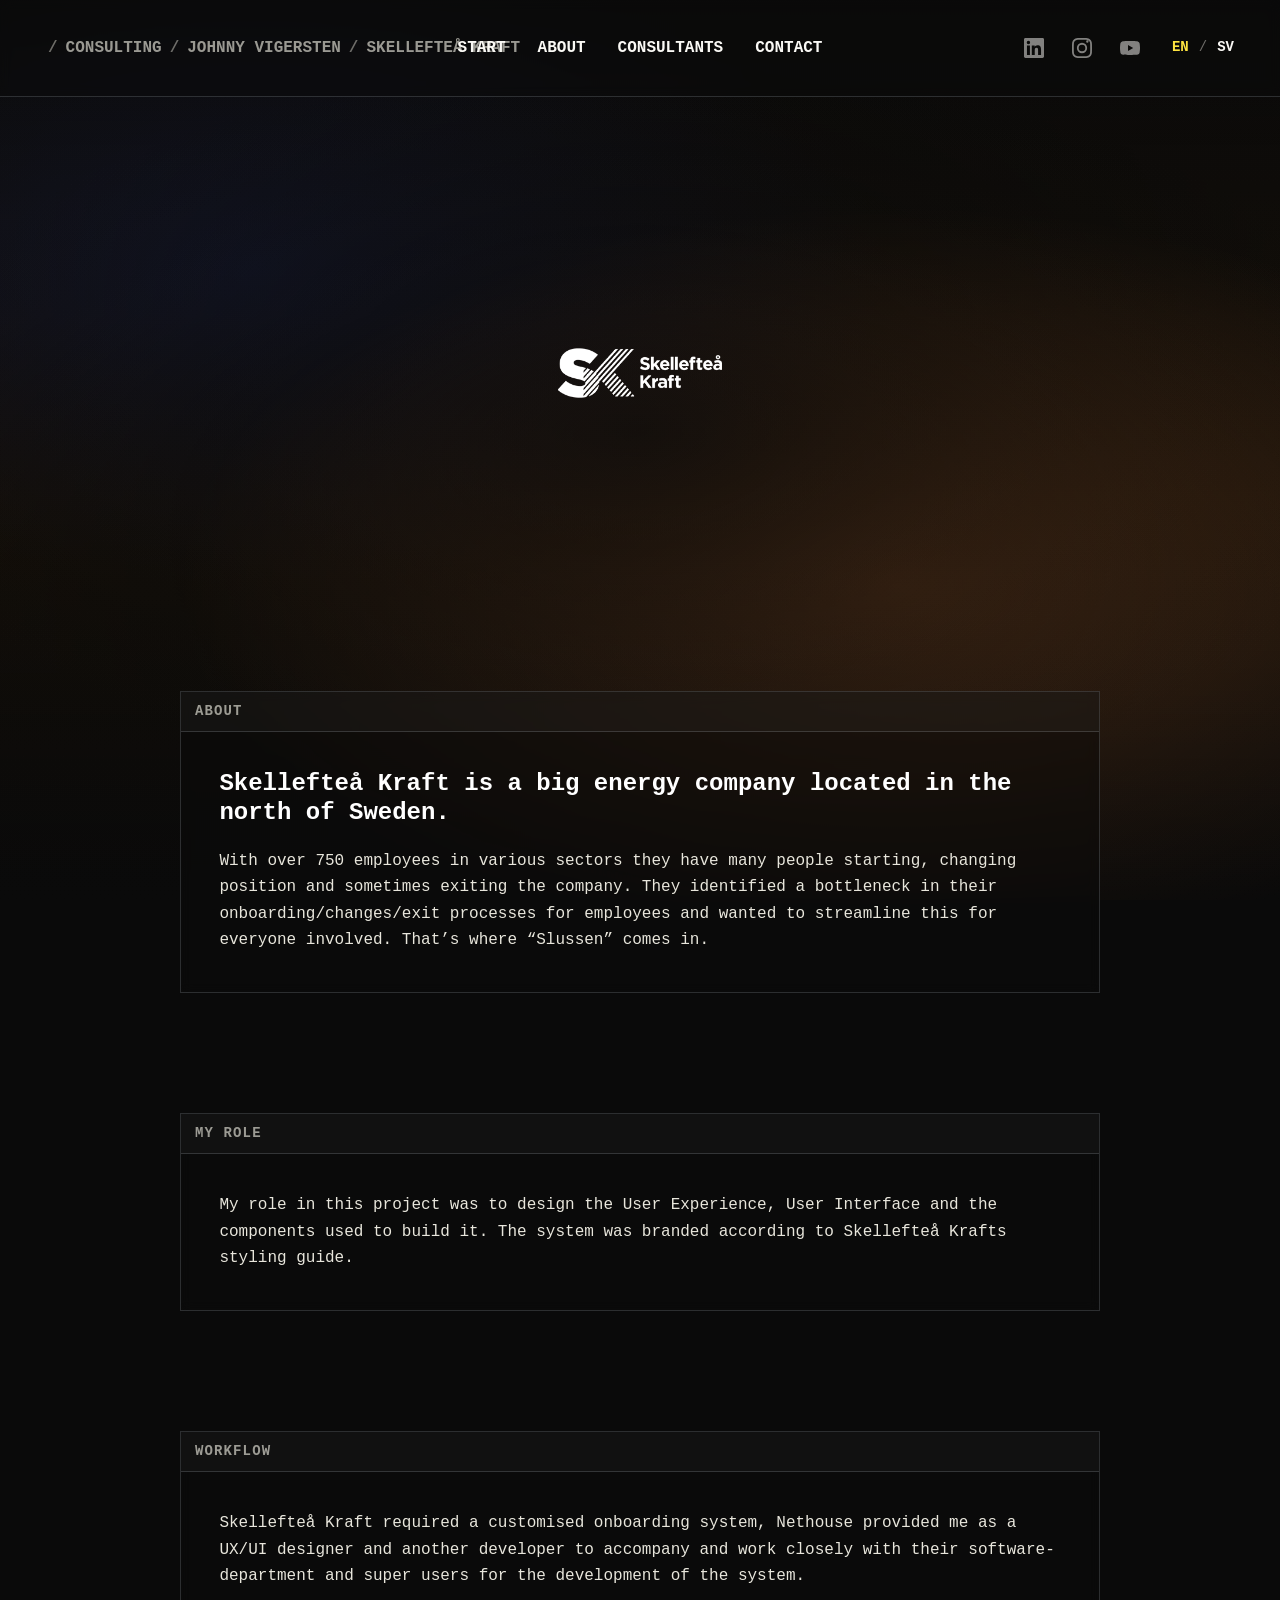
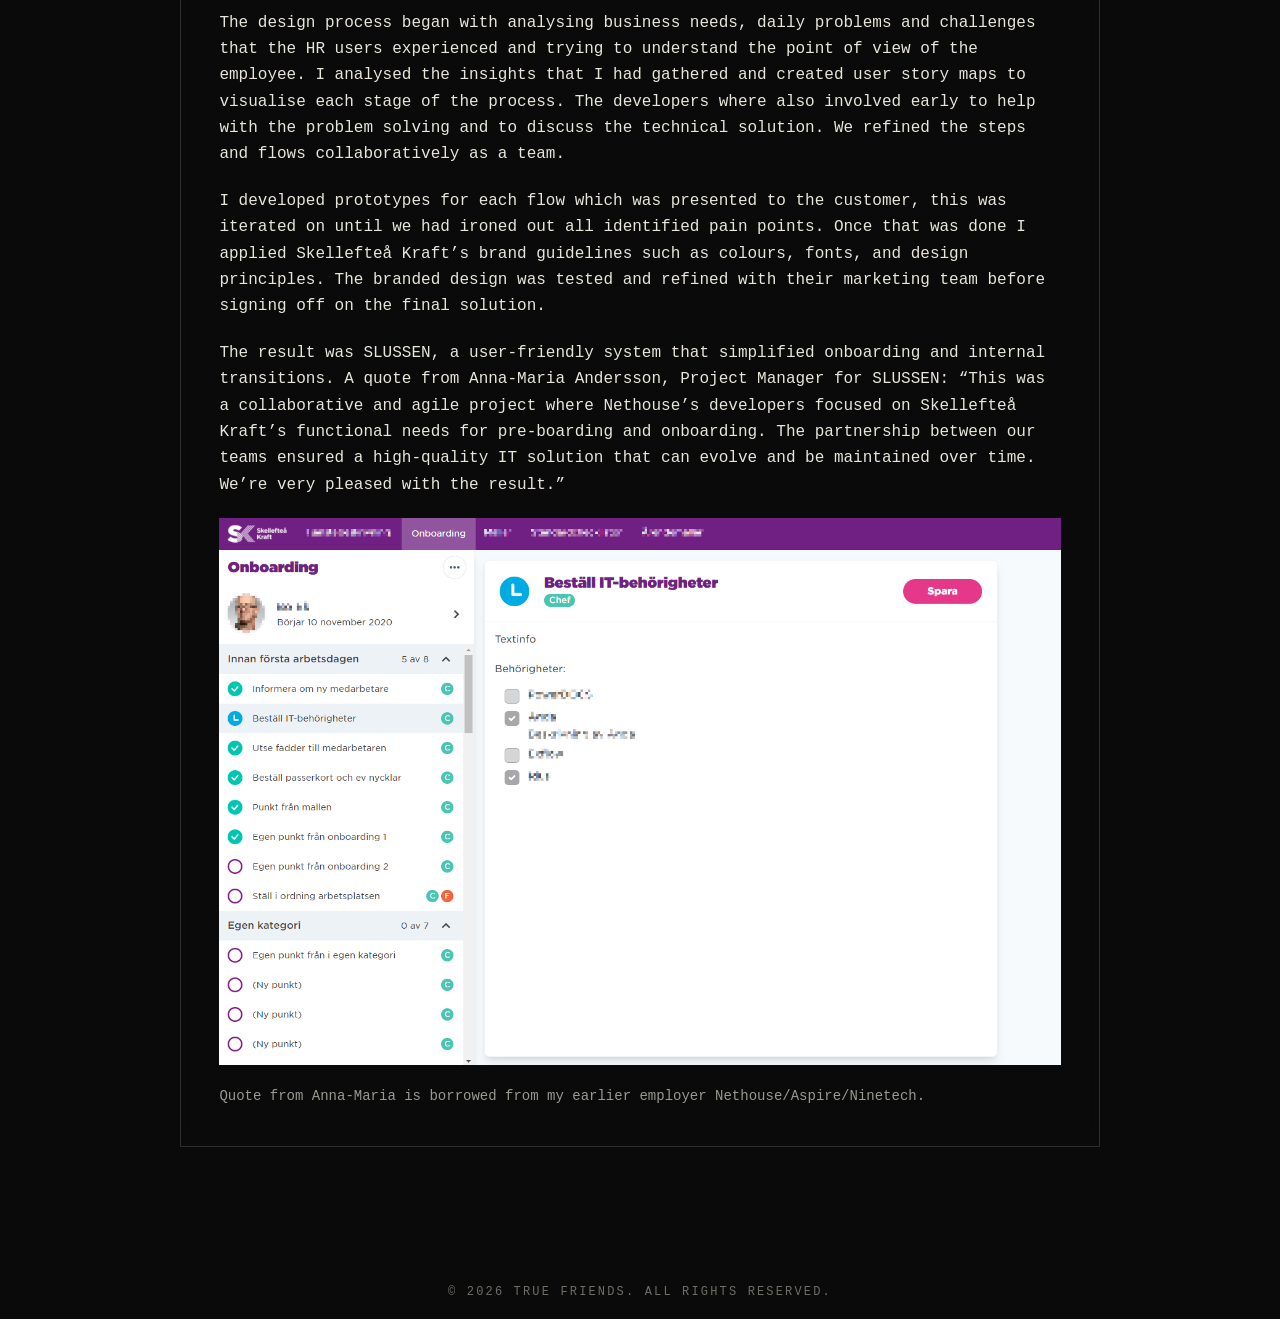
<file: reference-cases/johnny-vigersten/ske-kraft.html>
<!DOCTYPE html>
<html lang="en">
<head>
    <meta charset="UTF-8">
    <meta name="viewport" content="width=device-width, initial-scale=1.0">
    <meta name="theme-color" content="#0a0a0a">
    <title>True Friends — Skellefteå Kraft</title>
    <meta name="description" content="True Friends reference case — Skellefteå Kraft. Short summary of the engagement, role and outcome.">

    <meta http-equiv="Content-Security-Policy" content="default-src 'self'; style-src 'self' https://fonts.googleapis.com; font-src 'self' https://fonts.gstatic.com; script-src 'self'; connect-src 'self' https://formsubmit.co; img-src 'self' data:; form-action 'self' https://formsubmit.co; base-uri 'self'; object-src 'none'; frame-ancestors 'none';">
    <meta name="referrer" content="strict-origin-when-cross-origin">
    <meta name="robots" content="index,follow">

    <link rel="icon" type="image/svg+xml" href="../../img/favicon.svg">
    <link rel="canonical" href="https://consulting.truefriends.se/reference-cases/johnny-vigersten/ske-kraft.html">

    <meta property="og:type" content="article">
    <meta property="og:title" content="True Friends — Skellefteå Kraft">
    <meta property="og:description" content="True Friends reference case — Skellefteå Kraft. Short summary of the engagement, role and outcome.">
    <meta property="og:url" content="https://consulting.truefriends.se/reference-cases/johnny-vigersten/ske-kraft.html">
    <meta property="og:image" content="https://consulting.truefriends.se/img/og.jpg">
    <meta property="og:image:width" content="1200">
    <meta property="og:image:height" content="630">
    <meta property="og:locale" content="en_SE">
    <meta property="og:site_name" content="True Friends Consulting">
    <meta name="twitter:card" content="summary_large_image">
    <link rel="apple-touch-icon" href="../../img/apple-touch-icon.png">

    <link rel="preconnect" href="https://fonts.googleapis.com">
    <link rel="preconnect" href="https://fonts.gstatic.com" crossorigin>
    <link rel="stylesheet" href="https://fonts.googleapis.com/css2?family=JetBrains+Mono:wght@400;500;700;800&display=swap">

    <link rel="stylesheet" href="../../css/base.css">
    <link rel="stylesheet" href="../../css/case.css">
    <!-- Blocking on purpose: decides before first paint whether the English
         markup is about to be translated. See js/lang-boot.js. -->
    <script src="../../js/lang-boot.js"></script>
</head>
<body>


<svg class="tf-svg-sprite" aria-hidden="true">
  <defs>
    <symbol id="icon-linkedin" viewBox="0 0 24 24"><path d="M20.45 20.45h-3.55v-5.57c0-1.33-.02-3.05-1.86-3.05-1.86 0-2.14 1.45-2.14 2.95v5.67H9.35V9h3.41v1.56h.05c.48-.9 1.64-1.86 3.38-1.86 3.61 0 4.27 2.38 4.27 5.47v6.28zM5.34 7.43a2.06 2.06 0 110-4.12 2.06 2.06 0 010 4.12zM7.11 20.45H3.56V9h3.55v11.45zM22.22 0H1.77C.79 0 0 .77 0 1.72v20.56C0 23.23.79 24 1.77 24h20.45C23.21 24 24 23.23 24 22.28V1.72C24 .77 23.21 0 22.22 0z"/></symbol>
    <symbol id="icon-instagram" viewBox="0 0 24 24"><path d="M12 2.16c3.2 0 3.58.01 4.85.07 1.17.05 1.8.25 2.23.41.56.22.96.48 1.38.9.42.42.68.82.9 1.38.16.42.36 1.06.41 2.23.06 1.27.07 1.65.07 4.85s-.01 3.58-.07 4.85c-.05 1.17-.25 1.8-.41 2.23-.22.56-.48.96-.9 1.38-.42.42-.82.68-1.38.9-.42.16-1.06.36-2.23.41-1.27.06-1.65.07-4.85.07s-3.58-.01-4.85-.07c-1.17-.05-1.8-.25-2.23-.41-.56-.22-.96-.48-1.38-.9-.42-.42-.68-.82-.9-1.38-.16-.42-.36-1.06-.41-2.23C2.17 15.58 2.16 15.2 2.16 12s.01-3.58.07-4.85c.05-1.17.25-1.8.41-2.23.22-.56.48-.96.9-1.38.42-.42.82-.68 1.38-.9.42-.16 1.06-.36 2.23-.41C8.42 2.17 8.8 2.16 12 2.16zM12 0C8.74 0 8.33.01 7.05.07 5.78.13 4.9.34 4.14.63c-.79.31-1.46.72-2.13 1.38C1.35 2.68.94 3.35.63 4.14.34 4.9.13 5.78.07 7.05.01 8.33 0 8.74 0 12s.01 3.67.07 4.95c.06 1.27.27 2.15.56 2.91.31.79.72 1.46 1.38 2.13.67.67 1.34 1.07 2.13 1.38.76.29 1.64.5 2.91.56C8.33 23.99 8.74 24 12 24s3.67-.01 4.95-.07c1.27-.06 2.15-.27 2.91-.56.79-.31 1.46-.72 2.13-1.38.67-.67 1.07-1.34 1.38-2.13.29-.76.5-1.64.56-2.91.06-1.28.07-1.69.07-4.95s-.01-3.67-.07-4.95c-.06-1.27-.27-2.15-.56-2.91-.31-.79-.72-1.46-1.38-2.13C21.32 1.35 20.65.94 19.86.63 19.1.34 18.22.13 16.95.07 15.67.01 15.26 0 12 0zm0 5.84a6.16 6.16 0 100 12.32 6.16 6.16 0 000-12.32zm0 10.16a4 4 0 110-8 4 4 0 010 8zm6.41-10.4a1.44 1.44 0 100-2.88 1.44 1.44 0 000 2.88z"/></symbol>
    <symbol id="icon-youtube" viewBox="0 0 24 24"><path d="M23.5 6.2a3 3 0 00-2.1-2.12C19.6 3.6 12 3.6 12 3.6s-7.6 0-9.4.48A3 3 0 00.5 6.2 31.3 31.3 0 000 12a31.3 31.3 0 00.5 5.8 3 3 0 002.1 2.12C4.4 20.4 12 20.4 12 20.4s7.6 0 9.4-.48a3 3 0 002.1-2.12A31.3 31.3 0 0024 12a31.3 31.3 0 00-.5-5.8zM9.6 15.6V8.4l6.24 3.6-6.24 3.6z"/></symbol>
  </defs>
</svg>
<a href="#main" class="sr-only" data-i18n="aria.skip">Skip to content</a>

<header class="nav" id="site-nav" data-open="false">
    <div class="nav__inner">
        <div class="nav__crumbs">
            <a href="../../index.html" class="nav__brand" aria-label="True Friends home" data-i18n-aria-label="aria.home">
                <img class="nav__brand-logo" src="../../img/tf-smiley-chrome-transparent.webp" alt=""
                width="1200" height="553" decoding="async">
            </a>
            <span class="nav__crumb-sep" aria-hidden="true">/</span>
            <a href="../../" class="nav__crumb-link" data-i18n="hero.consulting">Consulting</a>
            <span class="nav__crumb-sep" aria-hidden="true">/</span>
            <a href="../../#team" class="nav__crumb-link" data-i18n="team.members.johnny.name">Johnny Vigersten</a>
            <span class="nav__crumb-sep" aria-hidden="true">/</span>
            <span class="nav__crumb-current" aria-current="page">Skellefteå Kraft</span>
        </div>

        <nav class="nav__links" aria-label="Primary" data-i18n-aria-label="aria.primary">
            <a class="nav__link" href="../../#top" data-i18n="nav.start">Start</a>
            <a class="nav__link" href="../../#about" data-i18n="nav.about">About</a>
            <a class="nav__link" href="../../#team" data-i18n="nav.team">Consultants</a>
            <a class="nav__link" href="../../#contact" data-i18n="nav.contact">Contact</a>
        </nav>

        <div class="nav__right">

            <div class="nav__socials" aria-label="Social links" data-i18n-aria-label="aria.socialLinks">
                <a class="social" data-href="https://www.linkedin.com/" target="_blank" rel="noopener" aria-label="LinkedIn" aria-disabled="true">
                    <svg viewBox="0 0 24 24" fill="currentColor" aria-hidden="true"><use href="#icon-linkedin"/></svg>
                </a>
                <a class="social" data-href="https://www.instagram.com/" target="_blank" rel="noopener" aria-label="Instagram" aria-disabled="true">
                    <svg viewBox="0 0 24 24" fill="currentColor" aria-hidden="true"><use href="#icon-instagram"/></svg>
                </a>
                <a class="social" data-href="https://www.youtube.com/" target="_blank" rel="noopener" aria-label="YouTube" aria-disabled="true">
                    <svg viewBox="0 0 24 24" fill="currentColor" aria-hidden="true"><use href="#icon-youtube"/></svg>
                </a>
            </div>


            <div class="nav__langs" role="group" aria-label="Switch language" data-i18n-aria-label="aria.langSwitch">
                <button type="button" class="nav__lang" data-lang="en" aria-pressed="true">EN</button>
                <span class="nav__lang-divider" aria-hidden="true">/</span>
                <button type="button" class="nav__lang" data-lang="sv" aria-pressed="false">SV</button>
            </div>

            <button class="nav__toggle" aria-label="Toggle navigation menu" aria-controls="mobile-drawer" aria-expanded="false" data-i18n-aria-label="aria.mobileMenu">
                <span class="icon-bar" aria-hidden="true"></span>
            </button>
        </div>
    </div>

    <div class="nav__drawer" id="mobile-drawer">
        <a class="nav__link" href="../../#top" data-i18n="nav.start">Start</a>
        <a class="nav__link" href="../../#about" data-i18n="nav.about">About</a>
        <a class="nav__link" href="../../#team" data-i18n="nav.team">Consultants</a>
        <a class="nav__link" href="../../#contact" data-i18n="nav.contact">Contact</a>
        <div class="nav__langs nav__langs--drawer" role="group" aria-label="Switch language">
            <button type="button" class="nav__lang" data-lang="en" aria-pressed="true">EN</button>
            <span class="nav__lang-divider" aria-hidden="true">/</span>
            <button type="button" class="nav__lang" data-lang="sv" aria-pressed="false">SV</button>
        </div>
        <div class="nav__socials" aria-label="Social links" data-i18n-aria-label="aria.socialLinks">
            <a class="social" data-href="https://www.linkedin.com/" target="_blank" rel="noopener" aria-label="LinkedIn" aria-disabled="true">
                <svg viewBox="0 0 24 24" fill="currentColor" aria-hidden="true"><use href="#icon-linkedin"/></svg>
            </a>
            <a class="social" data-href="https://www.instagram.com/" target="_blank" rel="noopener" aria-label="Instagram" aria-disabled="true">
                <svg viewBox="0 0 24 24" fill="currentColor" aria-hidden="true"><use href="#icon-instagram"/></svg>
            </a>
            <a class="social" data-href="https://www.youtube.com/" target="_blank" rel="noopener" aria-label="YouTube" aria-disabled="true">
                <svg viewBox="0 0 24 24" fill="currentColor" aria-hidden="true"><use href="#icon-youtube"/></svg>
            </a>
        </div>
    </div>
</header>

<main id="main">
    <section class="hero hero--blog" id="top">
        <div class="hero__bg" aria-hidden="true"></div>
        <img class="hero__photo" alt="" aria-hidden="true" decoding="async"
             src="../../img/reference-cases/johnny-vigersten/ske-kraft/ske-kraft-hero-960.webp"
             width="960" height="720"
             srcset="../../img/reference-cases/johnny-vigersten/ske-kraft/ske-kraft-hero-960.webp 960w,
                     ../../img/reference-cases/johnny-vigersten/ske-kraft/ske-kraft-hero-1440.webp 1440w,
                     ../../img/reference-cases/johnny-vigersten/ske-kraft/ske-kraft-hero-1920.webp 1920w"
             sizes="100vw" fetchpriority="high">
        <div class="hero__scrim" aria-hidden="true"></div>

        <div class="hero__content">
            <h1 class="hero__case-heading">
                <img class="hero__case-logo" src="../../img/reference-cases/johnny-vigersten/ske-kraft/ske-kraft-logo.webp"
                width="300" height="150" alt="Skellefteå Kraft">
            </h1>
        </div>
    </section>

    <section class="section" id="about" aria-labelledby="about-label">
        <div class="container">
            <div class="section__terminal">
                <div class="section__terminal-chrome">
                    <span class="section__terminal-title" id="about-label" data-i18n="refCase.about">About</span>
                </div>
                <div class="section__terminal-body">
                    <div class="section__body">
                        <p class="lede" data-i18n="refCases.skeKraft.about.lede">Skellefteå Kraft is a big energy company located in the north of Sweden.</p>
                        <p data-i18n="refCases.skeKraft.about.body1">With over 750 employees in various sectors they have many people starting, changing position and sometimes exiting the company. They identified a bottleneck in their onboarding/changes/exit processes for employees and wanted to streamline this for everyone involved. That’s where “Slussen” comes in.</p>
                    </div>
                </div>
            </div>
        </div>
    </section>

    <section class="section" id="my-role" aria-labelledby="my-role-label">
        <div class="container">
            <div class="section__terminal">
                <div class="section__terminal-chrome">
                    <span class="section__terminal-title" id="my-role-label" data-i18n="refCase.myRole">My role</span>
                </div>
                <div class="section__terminal-body">
                    <div class="section__body">
                        <p data-i18n="refCases.skeKraft.myRole.body1">My role in this project was to design the User Experience, User Interface and the components used to build it. The system was branded according to Skellefteå Krafts styling guide.</p>
                    </div>
                </div>
            </div>
        </div>
    </section>

    <section class="section" id="workflow" aria-labelledby="workflow-label">
        <div class="container">
            <div class="section__terminal">
                <div class="section__terminal-chrome">
                    <span class="section__terminal-title" id="workflow-label" data-i18n="refCase.workflow">Workflow</span>
                </div>
                <div class="section__terminal-body">
                    <div class="section__body">
                        <p data-i18n="refCases.skeKraft.workflow.body1">Skellefteå Kraft required a customised onboarding system, Nethouse provided me as a UX/UI designer and another developer to accompany and work closely with their software-department and super users for the development of the system.</p>
                        <p data-i18n="refCases.skeKraft.workflow.body2">The design process began with analysing business needs, daily problems and challenges that the HR users experienced and trying to understand the point of view of the employee. I analysed the insights that I had gathered and created user story maps to visualise each stage of the process. The developers where also involved early to help with the problem solving and to discuss the technical solution. We refined the steps and flows collaboratively as a team.</p>
                        <p data-i18n="refCases.skeKraft.workflow.body3">I developed prototypes for each flow which was presented to the customer, this was iterated on until we had ironed out all identified pain points. Once that was done I applied Skellefteå Kraft’s brand guidelines such as colours, fonts, and design principles. The branded design was tested and refined with their marketing team before signing off on the final solution.</p>
                        <p data-i18n="refCases.skeKraft.workflow.body4">The result was SLUSSEN, a user-friendly system that simplified onboarding and internal transitions. A quote from Anna-Maria Andersson, Project Manager for SLUSSEN: “This was a collaborative and agile project where Nethouse’s developers focused on Skellefteå Kraft’s functional needs for pre-boarding and onboarding. The partnership between our teams ensured a high-quality IT solution that can evolve and be maintained over time. We’re very pleased with the result.”</p>
                        <figure class="section__figure">
                            <img src="../../img/reference-cases/johnny-vigersten/ske-kraft/ske-kraft-image.webp"
                            width="1365" height="887" alt="The SLUSSEN onboarding checklist, styled in Skellefteå Kraft's brand." loading="lazy">
                        </figure>
                        <p class="section__note" data-i18n="refCases.skeKraft.workflow.caption">Quote from Anna-Maria is borrowed from my earlier employer Nethouse/Aspire/Ninetech.</p>
                    </div>
                </div>
            </div>
        </div>
    </section>
</main>

<footer class="site-footer">
    <p class="site-footer__copyright" data-i18n="footer.copyright">&copy; 2026 True Friends. All rights reserved.</p>
</footer>

<button type="button" class="back-to-top" id="back-to-top" aria-label="Back to top" data-i18n-aria-label="aria.backToTop" hidden>
    <svg viewBox="0 0 24 24" fill="none" stroke="currentColor" stroke-width="2.5" stroke-linecap="round" stroke-linejoin="round" aria-hidden="true">
        <polyline points="6 15 12 9 18 15"/>
    </svg>
</button>

<script src="../../js/translations/common.js" defer></script>
<script src="../../js/translations/johnny-vigersten/ske-kraft.js" defer></script>
<script src="../../js/site.js" defer></script>
</body>
</html>
</file>
<file: css/base.css>
/*
 * True Friends — base layer. Everything every page needs.
 * Page-specific rules live in consulting.css and case.css.
 */

:root {
  /* ---------- Colour ---------- */
  --color-bg: #0a0a0a;
  --color-surface: rgba(255, 255, 255, 0.04);
  --color-surface-hover: rgba(255, 255, 255, 0.07);

  --color-border-subtle: rgba(204, 213, 225, 0.10);
  --color-border: rgba(204, 213, 225, 0.18);
  --color-border-strong: rgba(204, 213, 225, 0.35);
  --color-border-input: rgba(204, 213, 225, 0.22);

  --color-text: #e8e6dc;
  --color-text-strong: #ffffff;
  --color-text-muted: rgba(232, 230, 220, 0.65);
  --color-text-subtle: rgba(232, 230, 220, 0.45);

  --color-cream: #faf9f5;
  --color-nav-fg: var(--color-cream);
  --color-nav-fg-hover: #fee440;

  --color-accent: #fee440;
  --color-accent-ink: #0a0a0a;
  --color-accent-pressed: #e6cf3a;
  /* Flame red: the one hot note against the yellow/black ground. Rare by
     design — button press, the mark's offset shadow, nothing else. */
  --color-flame: #ff3b1f;
  --color-danger: #ff7676;

  --color-focus-ring: #fee440;

  /* Frosted-glass surface for the nav and the section chrome boxes, plus the
     blur they share. Both exist to read as one consistent chrome. */
  --color-glass-tint: rgba(10, 10, 10, 0.5);
  --color-glass-highlight: rgba(255, 255, 255, 0.03);
  --blur-glass: blur(6px) saturate(120%);

  --gradient-hero:
    radial-gradient(ellipse 80% 60% at 70% 65%, rgba(255, 140, 60, 0.35), transparent 70%),
    radial-gradient(ellipse 70% 50% at 20% 30%, rgba(20, 25, 50, 0.85), transparent 70%),
    linear-gradient(180deg, #0a0a0a 0%, #1a1208 55%, #0a0a0a 100%);

  /* ---------- Typography ----------
     One voice. JetBrains Mono sets everything, headings included. A display
     face used to take the headings, but the heroes now open on drawn artwork,
     which left it setting nav links and buttons — small sizes where its weight
     reads as nothing but a bold sans, at a whole variable font's cost.

     Headings take their authority from weight, size, case and tracking rather
     than a second family, which works because the mark above them is already
     doing the shouting. */
  --font-body: "JetBrains Mono", ui-monospace, "SFMono-Regular", "Menlo", "Consolas", monospace;
  --fs-body: 1rem;
  --fs-small: 0.875rem;
  --fs-caption: 0.75rem;

  /* Small caps have no ascenders or descenders to set a rhythm, so they are
     opened up. No matching negative display tracking: a monospace face has a
     fixed advance width that negative tracking only crowds. */
  --tracking-label: 0.03em;

  --lh-snug: 1.2;
  --lh-relaxed: 1.65;

  /* ---------- Layout ---------- */
  --container-max: 1000px;
  --container-padding: clamp(1.25rem, 4vw, 2.5rem);
  --section-gap: clamp(5rem, 10vw, 7.5rem);
  --nav-height: 72px;
  /* Extra air above the brand hero's content, on top of its own padding-top,
     so it matches the studio hero. Studio was getting this from a leaky icon
     sprite that opened a 150px band above its nav; that band is collapsed
     there now and the space has been reassigned to the hero on both sites,
     which puts the two heroes at the same distance from their navbars. */
  --hero-top-air: 150px;

  --control-height: 48px;

  /* ---------- Motion ---------- */
  --ease-out: cubic-bezier(0.22, 1, 0.36, 1);
  --duration-fast: 140ms;
  --duration-base: 220ms;

  --z-nav: 50;
}

@media (prefers-reduced-motion: reduce) {
  :root {
    --duration-fast: 0ms;
    --duration-base: 0ms;
  }
}

/* ---------- Reset ---------- */

*,
*::before,
*::after {
  box-sizing: border-box;
}

html {
  -webkit-text-size-adjust: 100%;
  text-size-adjust: 100%;
  scroll-behavior: smooth;
}

@media (prefers-reduced-motion: reduce) {
  html { scroll-behavior: auto; }
}

body {
  margin: 0;
  min-height: 100vh;
  background: var(--color-bg);
  color: var(--color-text);
  font-family: var(--font-body);
  font-size: var(--fs-body);
  line-height: var(--lh-relaxed);
  -webkit-font-smoothing: antialiased;
  -moz-osx-font-smoothing: grayscale;
  text-rendering: optimizeLegibility;
}

img, svg {
  display: block;
  max-width: 100%;
  height: auto;
}

/* Icon sprite: the <defs> are only ever referenced by <use>, never drawn.
   Zeroed here rather than with a style attribute, which the page CSP blocks. */
.tf-svg-sprite {
  position: absolute;
  width: 0;
  height: 0;
  overflow: hidden;
}

a {
  color: inherit;
  text-decoration: none;
  transition: color var(--duration-fast) var(--ease-out);
}

button {
  font: inherit;
  color: inherit;
  background: none;
  border: 0;
  padding: 0;
  cursor: pointer;
}

input,
textarea {
  font: inherit;
  color: inherit;
}

ul {
  margin: 0;
  padding: 0;
  list-style: none;
}

p {
  margin: 0;
}

h1, h2 {
  margin: 0;
  font-weight: 800;
  line-height: var(--lh-snug);
  color: var(--color-text-strong);
}

/* outline-offset rather than a border-radius: a radius here would restyle the
   shape of every focusable element on the site. */
:focus-visible {
  outline: 2px solid var(--color-focus-ring);
  outline-offset: 3px;
}

::selection {
  background: var(--color-accent);
  color: var(--color-accent-ink);
}

.sr-only {
  position: absolute;
  width: 1px;
  height: 1px;
  padding: 0;
  margin: -1px;
  overflow: hidden;
  clip: rect(0, 0, 0, 0);
  white-space: nowrap;
  border: 0;
}

/* Held back by js/lang-boot.js while a Swedish visitor's page is still
   English in the markup. `visibility` rather than `display` so layout resolves
   underneath and nothing reflows when it lifts. English visitors never get
   this attribute. */
html[data-tf-translating] body {
  visibility: hidden;
}

/* Opening line of a section: same family, heavier, so it reads as the lede
   rather than as another paragraph. */
.lede {
  font-size: 24px;
  line-height: var(--lh-snug);
  font-weight: 700;
  color: var(--color-text-strong);
}

.accent {
  color: var(--color-accent);
}

.container {
  width: 100%;
  max-width: var(--container-max);
  margin: 0 auto;
  padding-inline: var(--container-padding);
}

/* ---------- Hero ----------
   The photo, gradient and scrim are painted layers: position: fixed so they
   fill the viewport and read as one image behind the fixed nav. `.hero` sets
   isolation: isolate, which would trap them in its own stacking context and
   paint them over later sections — so it is turned off for the heroes that
   carry a photo, letting body's isolation do the work instead. */
.hero {
  position: relative;
  isolation: isolate;
  min-height: 80vh;
  display: flex;
  align-items: center;
  justify-content: center;
  padding: 6rem var(--container-padding);
  overflow: hidden;
  text-align: left;
}

.hero__bg {
  position: absolute;
  inset: 0;
  z-index: -2;
  background-image: var(--gradient-hero);
  background-size: cover;
  background-position: center;
}

/* The photo is an <img srcset> rather than a background-image so the
   browser picks the width from the viewport and pixel density itself, and
   fetchpriority="high" in the markup gets it moving at first paint. The
   page CSP blocks inline style attributes, which is the other reason it
   cannot be painted from the markup. */
.hero__photo {
  position: absolute;
  inset: 0;
  z-index: -1;
  width: 100%;
  height: 100%;
  object-fit: cover;
  object-position: center;
}

.hero__scrim {
  position: absolute;
  inset: 0;
  z-index: -1;
  background:
    radial-gradient(ellipse 55% 60% at 50% 55%, rgba(10, 10, 10, 0.7) 0%, rgba(10, 10, 10, 0) 70%),
    linear-gradient(180deg, rgba(10, 10, 10, 0.4) 0%, rgba(10, 10, 10, 0.1) 35%, rgba(10, 10, 10, 0.6) 100%);
}

.hero__cta {
  margin-top: 32px;
  justify-self: center;
}

@media (min-width: 640px) {
  :root { --nav-height: 96px; }
  .hero { min-height: 92vh; }
}

/* Pages whose hero carries a photo: the backdrop is promoted to fixed so it
   spans the viewport, and the nav floats over it as glass. */
body:has(.hero--consulting),
body:has(.hero--blog) {
  isolation: isolate;
}

body:has(.hero--consulting) .nav,
body:has(.hero--blog) .nav {
  position: fixed;
  top: 0;
  left: 0;
  right: 0;
  background: var(--color-glass-tint);
  border-bottom: 1px solid var(--color-border);
  -webkit-backdrop-filter: var(--blur-glass);
          backdrop-filter: var(--blur-glass);
}

.hero--consulting,
.hero--blog {
  isolation: auto;
}

.hero--consulting .hero__bg,
.hero--consulting .hero__photo,
.hero--consulting .hero__scrim,
.hero--blog .hero__bg,
.hero--blog .hero__photo,
.hero--blog .hero__scrim {
  position: fixed;
  inset: 0;
  pointer-events: none;
}

.hero--consulting .hero__photo,
.hero--blog .hero__photo {
  opacity: 0.5;
  -webkit-mask-image: linear-gradient(180deg, #000 0%, #000 60%, transparent 100%);
          mask-image: linear-gradient(180deg, #000 0%, #000 60%, transparent 100%);
}

/* ---------- Section ----------
   Each section is a titled panel: a labelled bar over the content, no
   traffic lights. Class names still say `terminal` — renaming them touches
   every page, so it is left as its own job. */
.section {
  padding: var(--section-gap) 0;
  scroll-margin-top: calc(var(--nav-height) + 16px);
}

.section + .section { padding-top: 0; }

.section__body {
  display: grid;
  gap: 1.25rem;
}

/* Inline links in body prose are underlined so they read as links. `.btn` is
   excluded so buttons keep their own treatment, and the structured row links
   (.email-row, .consultant-card__table-row) are listed rather than swept up by
   a blanket rule so they do not get double-underlined. */
.section__body p a:not(.btn),
.section__figure-caption a:not(.btn) {
  text-decoration: underline;
}

.section__body a:not(.btn):hover,
.section__body a:not(.btn):focus-visible {
  color: var(--color-accent);
}

.section__terminal {
  width: 100%;
  display: flex;
  flex-direction: column;
  overflow: hidden;
  background: var(--color-glass-tint);
  border: 1px solid var(--color-border);
  -webkit-backdrop-filter: var(--blur-glass);
          backdrop-filter: var(--blur-glass);
}

.section__terminal-chrome {
  display: flex;
  align-items: center;
  justify-content: space-between;
  gap: 0.75rem;
  flex: none;
  padding: 0.5rem 0.875rem;
  background: var(--color-glass-highlight);
  border-bottom: 1px solid var(--color-border);
}

.section__terminal-title {
  font-size: clamp(0.875rem, 1.05vw, 1rem);
  font-weight: 700;
  letter-spacing: 0.08em;
  text-transform: uppercase;
  color: var(--color-text-muted);
}

.section__terminal-body {
  padding: clamp(1.5rem, 3vw, 2.5rem);
}

/* ---------- Top nav ---------- */
.nav {
  position: sticky;
  top: 0;
  z-index: var(--z-nav);
  background: rgba(10, 10, 10, 0.78);
  -webkit-backdrop-filter: saturate(180%) blur(10px);
          backdrop-filter: saturate(180%) blur(10px);
  border-bottom: 1px solid rgba(255, 255, 255, 0.04);
}

.nav__inner {
  display: grid;
  grid-template-columns: 1fr auto 1fr;
  align-items: center;
  column-gap: 1.5rem;
  height: var(--nav-height);
  padding: 0 var(--container-padding);
}

.nav__crumbs { justify-self: start; display: flex; align-items: center; gap: 0.5rem; min-width: 0; }
.nav__links  { justify-self: center; }
.nav__right  { grid-column: 3; justify-self: end; display: flex; align-items: center; gap: 20px; }

.nav__brand {
  display: inline-flex;
  align-items: center;
  justify-self: start;
}

/* The chrome smiley — the landing's hero mark, reduced to the navbar. It is a
   bitmap because that is the only cut of it there is; the two SVG drawings it
   replaces were vector, so this is the one mark on the site that is not.

   The clamp is the one the square mark used, unchanged. The sphere is 96% of
   the artwork's height and it is the orbital rings that make the file 2.17:1,
   so holding the same height holds the face the size it was and only the box
   gets wider. Sized by width instead it would have shrunk the face by half.

   Hover is a plain opacity fade. The old effect faded in a second drawing, a
   winking face; there is no second cut of this artwork and nothing to draw one
   from that would register against a rendered chrome ball with its own
   shading. Fading the mark itself still says what the swap said — that this is
   a link and it has noticed the pointer.

   --duration-fast is 0ms under prefers-reduced-motion, so the fade collapses
   along with the rest of the site's transitions. */
.nav__brand-logo {
  height: clamp(18.42px, 2.412vw, 24.12px);
  width: auto;
  transition: opacity var(--duration-fast) var(--ease-out);
}

.nav__brand:hover .nav__brand-logo { opacity: 0.72; }

.nav__crumb-sep {
  font-weight: 700;
  font-size: 16px;
  color: var(--color-text-subtle);
  user-select: none;
}

.nav__crumb-current,
.nav__crumb-link {
  font-weight: 700;
  font-size: 16px;
  text-transform: uppercase;
  color: var(--color-text-muted);
  white-space: nowrap;
}

.nav__crumb-link {
  transition: color var(--duration-base) var(--ease-out);
}

.nav__crumb-link:hover,
.nav__crumb-link:focus-visible {
  color: var(--color-nav-fg-hover);
}

/* Narrow viewports squeeze the crumbs against the hamburger; drop the
   trail so the brand stays readable. */
@media (max-width: 480px) {
  .nav__crumb-sep,
  .nav__crumb-link,
  .nav__crumb-current { display: none; }
}

.nav__links,
.nav__socials {
  display: none;
  align-items: center;
  gap: 2rem;
}

.nav__socials { gap: 1rem; }

.nav__link {
  font-size: 16px;
  font-weight: 700;
  text-transform: uppercase;
  color: var(--color-nav-fg);
  padding: 0.5rem 0;
}

.nav__link:hover { color: var(--color-nav-fg-hover); }

.nav__toggle {
  display: inline-flex;
  align-items: center;
  justify-content: center;
  width: 44px;
  height: 44px;
}

.nav__toggle:hover { background: var(--color-surface-hover); }

/* The hamburger is one element drawn three times: the span plus its ::before
   and ::after. Opening rotates the two pseudos into an X. */
.nav__toggle .icon-bar,
.nav__toggle .icon-bar::before,
.nav__toggle .icon-bar::after {
  display: block;
  width: 22px;
  height: 2px;
  background: var(--color-text-strong);
  transition: transform var(--duration-base) var(--ease-out),
              opacity var(--duration-base) var(--ease-out);
}

.nav__toggle .icon-bar { position: relative; }

.nav__toggle .icon-bar::before,
.nav__toggle .icon-bar::after {
  content: "";
  position: absolute;
  left: 0;
}

.nav__toggle .icon-bar::before { top: -7px; }
.nav__toggle .icon-bar::after  { top: 7px; }

.nav[data-open="true"] .nav__toggle .icon-bar { background: transparent; }

.nav[data-open="true"] .nav__toggle .icon-bar::before {
  transform: translateY(7px) rotate(45deg);
}

.nav[data-open="true"] .nav__toggle .icon-bar::after {
  transform: translateY(-7px) rotate(-45deg);
}

.nav__langs {
  display: inline-flex;
  align-items: center;
  gap: 4px;
}

.nav__langs--drawer {
  margin: 0.75rem 0 0;
  padding: 0.5rem 0 0;
}

.nav__lang {
  font-size: 14px;
  font-weight: 700;
  text-transform: uppercase;
  color: var(--color-nav-fg);
  padding: 4px 6px;
  transition: color var(--duration-base) var(--ease-out);
}

.nav__lang:hover { color: var(--color-nav-fg-hover); }

.nav__lang[aria-pressed="true"] { color: var(--color-accent); }

.nav__lang-divider {
  color: var(--color-text-subtle);
  font-size: 14px;
  user-select: none;
}

.nav__drawer {
  display: none;
  flex-direction: column;
  gap: 0.5rem;
  padding: 1rem var(--container-padding) 1.5rem;
  border-top: 1px solid rgba(255, 255, 255, 0.06);
  background: rgba(10, 10, 10, 0.95);
}

.nav__drawer .nav__link {
  padding: 0.875rem 0;
  font-size: 1rem;
  border-bottom: 1px solid rgba(255, 255, 255, 0.05);
}

.nav__drawer .nav__socials { display: flex; margin-top: 0.75rem; }

.nav[data-open="true"] .nav__drawer { display: flex; }

@media (min-width: 900px) {
  .nav__links   { display: flex; }
  .nav__socials { display: flex; }
  .nav__langs   { display: inline-flex; }
  .nav__toggle  { display: none; }
  .nav__drawer  { display: none; }
}

@media (max-width: 899px) {
  /* Hide the desktop language switcher; the drawer keeps its own. */
  .nav__right .nav__langs { display: none; }
}

/* ---------- Social icons ----------
   The real profile URLs do not exist yet, so those links are marked
   aria-disabled and hold the destination in data-href — an <a> without href
   cannot be activated or focused. These rules are the visual cue only. */
.social {
  display: inline-flex;
  align-items: center;
  justify-content: center;
  width: 32px;
  height: 32px;
  color: var(--color-text-strong);
  transition:
    color var(--duration-base) var(--ease-out),
    transform var(--duration-fast) var(--ease-out);
}

.social svg { width: 20px; height: 20px; }

.social:not([aria-disabled="true"]):hover { color: var(--color-accent); }

.social:not([aria-disabled="true"]):active { transform: scale(0.95); }

.social[aria-disabled="true"] {
  opacity: 0.5;
  cursor: not-allowed;
}

.nav .social { color: var(--color-nav-fg); }

.nav .social:not([aria-disabled="true"]):hover { color: var(--color-nav-fg-hover); }

/* A row of them, laid out outside the nav. */
.socials-row {
  display: inline-flex;
  align-items: center;
  gap: 12px;
}

/* ---------- Footer ---------- */
.site-footer {
  padding: 1rem var(--container-padding);
  text-align: center;
}

.site-footer__copyright {
  font-size: var(--fs-caption);
  color: var(--color-text-subtle);
  letter-spacing: 0.18em;
  text-transform: uppercase;
}

/* ---------- Back-to-top ---------- */
.back-to-top {
  position: fixed;
  right: clamp(1rem, 3vw, 2rem);
  bottom: clamp(1rem, 3vw, 2rem);
  z-index: var(--z-nav);
  width: var(--control-height);
  height: var(--control-height);
  display: inline-flex;
  align-items: center;
  justify-content: center;
  background: var(--color-accent);
  color: var(--color-accent-ink);
  opacity: 0;
  transform: translateY(8px);
  pointer-events: none;
  transition:
    opacity var(--duration-base) var(--ease-out),
    transform var(--duration-base) var(--ease-out),
    background-color var(--duration-base) var(--ease-out);
}

.back-to-top[data-visible="true"] {
  opacity: 1;
  transform: translateY(0);
  pointer-events: auto;
}

.back-to-top:hover { background: var(--color-cream); }

.back-to-top svg { width: 22px; height: 22px; }
</file>
<file: css/consulting.css>
/* True Friends — consulting page only. Loaded by index.html alone. */

/* ---------- Button ---------- */
.btn {
  --btn-bg: var(--color-accent);
  --btn-fg: var(--color-accent-ink);
  display: inline-flex;
  align-items: center;
  justify-content: center;
  gap: 0.5rem;
  height: var(--control-height);
  padding: 0 1.25rem;
  background: var(--btn-bg);
  color: var(--btn-fg);
  font-weight: 700;
  font-size: 16px;
  line-height: 1.2;
  letter-spacing: var(--tracking-label);
  text-transform: uppercase;
  transition:
    background-color var(--duration-base) var(--ease-out),
    transform var(--duration-fast) var(--ease-out);
}

.btn:hover { --btn-bg: var(--color-cream); }

.btn:active {
  --btn-bg: var(--color-accent-pressed);
  transform: translateY(1px);
}

.btn:disabled {
  opacity: 0.5;
  cursor: not-allowed;
}

.btn--outline {
  --btn-bg: transparent;
  --btn-fg: var(--color-cream);
  border: 2px solid var(--color-cream);
}

.btn--outline:hover {
  --btn-bg: var(--color-cream);
  --btn-fg: var(--color-bg);
}

/* ---------- Form ---------- */
.field {
  position: relative;
  display: block;
}

.field__input,
.field__textarea {
  width: 100%;
  height: var(--control-height);
  padding: 0 14px;
  background: transparent;
  color: var(--color-text-strong);
  border: 1px solid var(--color-border-input);
  font-size: var(--fs-body);
  transition:
    border-color var(--duration-base) var(--ease-out),
    background-color var(--duration-base) var(--ease-out);
}

.field__textarea {
  height: 109px;
  min-height: 96px;
  padding: 12px 14px;
  resize: vertical;
}

.field__input::placeholder,
.field__textarea::placeholder {
  color: var(--color-text-subtle);
}

.field__input:hover,
.field__textarea:hover {
  border-color: var(--color-border-strong);
}

.field__input:focus,
.field__textarea:focus {
  outline: none;
  border-color: var(--color-accent);
  background: rgba(254, 228, 64, 0.04);
}

.field__input:invalid:not(:placeholder-shown),
.field__textarea:invalid:not(:placeholder-shown) {
  border-color: var(--color-danger);
}

.form {
  display: grid;
  gap: 14px;
  width: 100%;
  max-width: 384px;
}

.form__row {
  display: grid;
  grid-template-columns: 1fr 1fr;
  gap: 14px;
}

/* Visually-hidden honeypot field for bot detection. Real users cannot see or
   focus it; bots fill it and the submission is silently dropped. */
.honeypot {
  position: absolute;
  left: -9999px;
  top: auto;
  width: 1px;
  height: 1px;
  opacity: 0;
  overflow: hidden;
  pointer-events: none;
}

.form__status {
  min-height: 1.25rem;
  font-size: var(--fs-small);
  color: var(--color-text-muted);
}

.form__status:empty { display: none; }

.form__status[data-state="success"] { color: var(--color-accent); }
.form__status[data-state="error"]   { color: var(--color-danger); }

/* The contact form's single submit spans the form, the way .modal__actions'
   pair spans the modal: one action so the row is undivided, two so it splits
   in half. Neither leaves a lone button stranded against one edge. */
.form__actions {
  display: flex;
  width: 100%;
}

.form__actions .btn { flex: 1; }

@media (max-width: 480px) {
  .form__row { grid-template-columns: 1fr; }
}

/* ---------- Contact section ---------- */
.contact__head { margin-bottom: 0.5rem; }

.contact__grid {
  display: grid;
  gap: 2rem;
  grid-template-columns: 1fr;
  margin-top: 1rem;
}

.contact__side {
  display: grid;
  gap: 1rem;
  align-content: start;
}

@media (min-width: 768px) {
  /* The form gets the wider column; the aside is naturally compact. */
  .contact__grid {
    grid-template-columns: minmax(0, 1.4fr) minmax(0, 1fr);
    gap: 4rem;
  }
}

.email-row,
.address-row {
  display: inline-flex;
  align-items: center;
  gap: 0.625rem;
  color: var(--color-text-strong);
  font-weight: 500;
}

.address-row {
  align-items: flex-start;
  /* The UA stylesheet italicises <address>. It is a postal address, not an
     emphasised aside, so it reads as the same weight as the email above it. */
  font-style: normal;
}

.email-row:hover { color: var(--color-accent); }

.email-row svg,
.address-row svg {
  width: 20px;
  height: 20px;
  flex: none;
}

.address-row svg { margin-top: 0.125rem; }

.address-row > span { display: flex; flex-direction: column; }

/* ---------- Modal ---------- */
.modal {
  width: 506px;
  max-width: calc(100vw - 32px);
  max-height: calc(100vh - 32px);
  padding: 0;
  border: 0;
  background: var(--color-bg);
  color: var(--color-cream);
}

.modal::backdrop {
  background: rgba(0, 0, 0, 0.6);
  -webkit-backdrop-filter: blur(6px);
          backdrop-filter: blur(6px);
}

.modal__inner {
  display: flex;
  flex-direction: column;
  align-items: flex-start;
  gap: 41px;
  padding: 40px;
  position: relative;
}

.modal__heading {
  display: flex;
  flex-direction: column;
  align-self: stretch;
  gap: 16px;
}

.modal__title {
  font-weight: 700;
  font-size: 32px;
  line-height: 1;
  color: var(--color-cream);
}

.modal__desc {
  font-size: 16px;
  line-height: 1.5;
  color: var(--color-text);
}

.modal__form {
  display: flex;
  flex-direction: column;
  align-self: stretch;
  gap: 14px;
  width: 100%;
}

.modal__form .field__textarea { height: 109px; }

.modal__actions {
  display: flex;
  gap: 14px;
  width: 100%;
  margin-top: 2px;
}

.modal__actions .btn {
  flex: 1;
  height: var(--control-height);
  padding: 0;
}

@media (max-width: 540px) {
  .modal__inner {
    padding: 32px 20px;
    gap: 28px;
  }
  .modal__form .form__row { grid-template-columns: 1fr; }
  .modal__actions { flex-direction: column-reverse; }
  .modal__actions .btn {
    flex: none;
    width: 100%;
    height: var(--control-height);
  }
}

/* Stops the page scrolling behind an open dialog. */
body:has(dialog[open]) { overflow: hidden; }

/* ---------- Consultant card ----------
   Photo left, key/value profile right, keys in accent yellow and values in
   cream. Reads like `id` / `whoami` output beside the portrait. */
.consultant-list {
  display: grid;
  gap: clamp(1.5rem, 3vw, 2.5rem);
}

.consultant-card {
  /* Availability green. Scoped here rather than added to base.css: the tokens
     there are the shared brand umbrella and are kept in step across the three
     sibling repos by hand, and this is the only green on the site. It sits
     beside the brand yellow as a warm, yellow-leaning green rather than a
     cold one, so it reads as a sibling of the accent instead of a new brand
     colour. */
  --color-availability: #a3d14a;
  --color-availability-glow: rgba(163, 209, 74, 0.45);

  display: grid;
  grid-template-columns: 1fr;
  gap: clamp(1.25rem, 2.5vw, 2rem);
  padding: clamp(1rem, 2vw, 1.5rem);
  border: 1px solid var(--color-border-subtle);
  background: var(--color-surface);
}

@media (min-width: 720px) {
  .consultant-card {
    grid-template-columns: minmax(0, 220px) 1fr;
    align-items: start;
  }
}

/* The portrait is its own stacking context: the scrim and the badge are both
   absolutely positioned, and isolating them here keeps the badge's z-index from
   escaping into the page and landing above things it has no business being
   above. */
.consultant-card__portrait {
  position: relative;
  isolation: isolate;
  aspect-ratio: 4 / 5;
  overflow: hidden;
  border: 1px solid var(--color-border);
  background: var(--color-surface);
}

/* Scrim under the bottom of the photo, so the availability badge is legible on
   any image rather than only where the photo happens to be dark. The badge's
   own tint plus this lands around three-quarters opacity behind the label. */
.consultant-card__portrait::after {
  content: "";
  position: absolute;
  inset: auto 0 0 0;
  height: 35%;
  background: linear-gradient(to top, var(--color-glass-tint), transparent);
  pointer-events: none;
}

.consultant-card__portrait img {
  width: 100%;
  height: 100%;
  object-fit: cover;
}

.consultant-card__meta {
  display: grid;
  gap: 0.75rem;
  margin: 0;
  font-size: clamp(0.9375rem, 1.05vw, 1rem);
  line-height: 1.55;
  color: var(--color-text);
}

.consultant-card__row {
  display: grid;
  grid-template-columns: 1fr;
  gap: 0.15rem;
}

@media (min-width: 480px) {
  .consultant-card__row {
    grid-template-columns: 5.5rem 1fr;
    gap: 1rem;
  }
}

.consultant-card__key {
  font-size: var(--fs-small);
  color: var(--color-text-muted);
  letter-spacing: var(--tracking-label);
  text-transform: uppercase;
}

.consultant-card__val { color: var(--color-text); }

.consultant-card__val--strong {
  color: var(--color-cream);
  font-weight: 700;
  font-size: 1.25rem;
}

/* Availability: a status light on the corner of the portrait, not a filled
   chip in the meta <dl>, since a chip is the one value there that isn't a
   string. The label rides above the value rather than in front of it: on the
   desktop card the portrait is capped at 220px, and "availability: part-time"
   on one line overruns that — in Swedish, which is longer, before English. */
.consultant-card__badge {
  position: absolute;
  bottom: 0.75rem;
  left: 0.75rem;
  /* The scrim is a later sibling, so it would paint over the badge; a positive
     z-index lifts the badge past it, and the portrait's isolation keeps it
     there. */
  z-index: 1;

  display: grid;
  grid-template-columns: auto 1fr;
  align-items: center;
  column-gap: 0.5rem;
  row-gap: 0.1rem;
  padding: 0.35rem 0.6rem;
  /* The dark tint, not the chrome bar's highlight wash: the highlight is too
     thin to carry cream type over arbitrary photo pixels. */
  background: var(--color-glass-tint);
  border: 1px solid var(--color-border);
  -webkit-backdrop-filter: var(--blur-glass);
          backdrop-filter: var(--blur-glass);
}

/* The status rail: a vertical bar on the left edge spanning both lines, so the
   colour reads as the status of the whole readout rather than of one line. Its
   halo stands in for the glow a real indicator throws. Nothing pulses. A card
   that blinks has stopped informing and started advertising. */
.consultant-card__badge::before {
  content: "";
  grid-column: 1;
  grid-row: 1 / span 2;
  align-self: stretch;
  width: 0.2rem;
  background: var(--color-availability);
  box-shadow: 0 0 0.4rem var(--color-availability-glow);
}

.consultant-card__badge-label,
.consultant-card__badge-value {
  grid-column: 2;
  line-height: 1.2;
  letter-spacing: var(--tracking-label);
  text-transform: uppercase;
}

.consultant-card__badge-label {
  grid-row: 1;
  font-size: 0.625rem;
  /* Not --color-text-muted: the scrim exists so the badge reads on any photo,
     and a translucent label falls below AA wherever the photo behind it is
     bright. The label is kept quiet by size instead. */
  color: var(--color-text);
}

.consultant-card__badge-value {
  grid-row: 2;
  font-size: var(--fs-caption);
  color: var(--color-cream);
}

/* Reference cases, as a table in the card. Each row is one link; hover and
   focus invert it the way a selected line inverts in a file manager. A list
   of links laid out as a grid rather than a <table>, so a screen reader hears
   one link per case ("Epiroc, Mining, Design lead and Test") instead of nine
   cells. */
.consultant-card__table-head,
.consultant-card__table-row {
  display: grid;
  grid-template-columns: minmax(0, 1.15fr) minmax(0, 1fr) minmax(0, 1.25fr);
  align-items: baseline;
  gap: clamp(0.5rem, 2vw, 1.25rem);
  padding: 0.7rem 0.875rem;
}

/* Headers are decoration for sighted readers — each row link already carries
   the accessible name — so they are aria-hidden. */
.consultant-card__table-head {
  font-size: var(--fs-small);
  letter-spacing: var(--tracking-label);
  text-transform: uppercase;
  color: var(--color-text-muted);
  border-bottom: 1px solid var(--color-border);
}

/* The card is two columns at wide widths. Header and table must span the full
   width below the portrait row, or auto-placement drops the header into the
   narrow portrait column, beside the table instead of above it. */
.consultant-card__table-head,
.consultant-card__table {
  grid-column: 1 / -1;
}

.consultant-card__table-row {
  font-size: var(--fs-small);
  color: var(--color-text);
  border-bottom: 1px solid var(--color-border-subtle);
  transition: background-color var(--duration-fast) var(--ease-out),
              color var(--duration-fast) var(--ease-out);
}

.consultant-card__table-client {
  font-weight: 700;
  color: var(--color-cream);
}

.consultant-card__table-row:hover,
.consultant-card__table-row:focus-visible {
  background: var(--color-accent);
}

/* Every descendant colour is restated on hover: cream and muted are
   unreadable on yellow, so the whole row goes to ink together. */
.consultant-card__table-row:hover :is(.consultant-card__table-client, .consultant-card__table-sector, .consultant-card__table-role),
.consultant-card__table-row:focus-visible :is(.consultant-card__table-client, .consultant-card__table-sector, .consultant-card__table-role) {
  color: var(--color-accent-ink);
}

/* The inversion alone is a colour-only cue. This inset rule is the actual
   focus indicator and reads as a selection rectangle. */
.consultant-card__table-row:focus-visible {
  outline: 2px solid var(--color-accent-ink);
  outline-offset: -4px;
}

/* Under 600px three columns cannot be read. The row stacks: client as the line
   carrying the weight, sector and role beneath it. */
@media (max-width: 600px) {
  .consultant-card__table-head { display: none; }

  .consultant-card__table-row {
    grid-template-columns: minmax(0, 1fr);
    gap: 0.15rem;
    padding: 0.8rem 0.875rem;
  }
}

/* CV link: hyperlink treatment with a leading download icon, so it reads as
   a download rather than a navigation. */
.consultant-card__cv {
  display: inline-flex;
  align-items: center;
  gap: 0.5rem;
  color: var(--color-cream);
  transition: color var(--duration-base) var(--ease-out);
}

.consultant-card__cv-text {
  text-decoration: underline;
  text-underline-offset: 3px;
}

.consultant-card__cv:hover,
.consultant-card__cv:focus-visible {
  color: var(--color-accent);
  outline: none;
}

.consultant-card__cv-icon {
  flex: none;
  width: 16px;
  height: 16px;
}

/* ---------- Brand hero ----------
   The page name IS the hero, as drawn artwork carrying the logo's own face.
   That costs a file per word per language, which is the trade: that face is
   not one we can serve as a webfont.

   Sized by HEIGHT, not width. The word changes length between languages
   (CONSULTING is 7.0:1, KONSULT is 5.6:1), so sizing by width would set the
   Swedish title at a smaller cap height than the English one and the two
   would not read as the same design. Height-sizing holds one cap height and
   lets each word run as long as it runs.

   Vertical rhythm: one flex gap spaced on a modular scale, ratio 1.618, so
   the spacing states the relationships. Equal spacing made the lede look as
   attached to the button below as to the title above, and proximity was
   encoding nothing.

     mark -> lede   1.618  the lede explains the title
     lede -> button 2.618  reading ends, acting begins

   --rhythm drives all of it, so the stack retunes from one number.

   min-height drops the 80vh/92vh floor the base `.hero` sets, so the hero is
   content-driven like the studio one. That floor was adding a viewport-scaled
   band of slack above and below the stack, which held the page name further
   from the nav above it and from the About section below than it sits on the
   studio page.

   --hero-top-air carries the studio hero's own extra clearance, so both page
   names sit the same distance below their navbars. See the token. */
.hero--consulting {
  text-align: center;
  min-height: auto;
  align-items: center;
  padding: calc(clamp(8rem, 14vw, 12rem) + var(--hero-top-air)) 0 clamp(4rem, 8vw, 6rem);
}

.hero__brand {
  --rhythm: clamp(0.75rem, 1.4vw, 1.25rem);
  display: flex;
  flex-direction: column;
  align-items: center;
}

/* TRUE FRIENDS, the brand line the page name hangs under. Untranslated: it is
   a proper noun and reads the same in both languages, so it is markup rather
   than a translation key.

   The landing hero sets the same line, so the tracking and weight match it
   exactly. 0.5em of letter-spacing is not an arbitrary "large" — Modern DOS
   8x16 sets every glyph on a 0.5em advance, so 0.5em of tracking is precisely
   one character cell. It doubles the gap between letters and keeps every glyph
   on the same pixel grid at any size; a rounder 0.35em would be 0.7 of a cell
   and would stagger the columns, which shows as uneven spacing at small sizes.

   font-size reproduces the landing's 6.6cqw against its 28rem container, which
   is what makes it grow to 29.568px by a 488px viewport and then stop: the
   line never outgrows the mark it sits above. */
.hero__eyebrow {
  margin: 0 0 var(--rhythm);
  margin-right: -0.5em;
  font-size: clamp(0.75rem, calc(6.6vw - 0.165rem), 1.848rem);
  font-weight: 800;
  line-height: 1;
  letter-spacing: 0.5em;
  color: var(--color-text-strong);
}

.hero__mark {
  --mark-offset: clamp(2px, 0.4vw, 5px);
  margin: 0;
  width: 100%;
}

/* A flame offset behind the mark, standing in for the misregistration of a
   cheap two-colour screen print. drop-shadow follows the glyph outline rather
   than the box, so the flame hugs the letterforms the way a second screen pass
   would. Two stacked shadows: flame first, then a tight black bite to stop the
   red vibrating against the yellow. Offsets are viewport-scaled px, not em —
   this is an <h1>, and an em offset would key off the inherited heading size
   rather than the artwork.

   The offset lives on the image, not the heading, because on a case page the
   heading holds the client logo and that reads better flat. */
.hero__mark img {
  filter:
    drop-shadow(var(--mark-offset) var(--mark-offset) 0 var(--color-flame))
    drop-shadow(1px 1px 0 rgba(10, 10, 10, 0.55));
}

/* max-width and object-fit are insurance, not the mechanism: the height clamp
   is already tuned to fit CONSULTING — the widest of the three words — inside
   the container at every viewport down to 320px. Were the width ever to clamp,
   contain letterboxes it rather than stretching the letterforms. */
.hero__mark--section {
  display: flex;
  justify-content: center;
  max-width: 100%;
}

.hero__mark--section img {
  width: auto;
  height: clamp(2.25rem, 9vw, 7rem);
  max-width: 100%;
  object-fit: contain;
}

.hero__lede {
  margin: calc(var(--rhythm) * 1.618) 0 0;
  max-width: 60ch;
  font-size: clamp(0.9375rem, 1.15vw, 1.125rem);
  line-height: 1.6;
  color: var(--color-cream);
  text-wrap: balance;
}

/* The widest step on the scale: the lede finishes reading, the button starts
   acting. This also replaces the base .hero__cta margin-top, which would
   otherwise stack on top of the rhythm. */
.hero--consulting .hero__cta {
  margin-top: calc(var(--rhythm) * 2.618);
}

/* Left at 700px deliberately and unscoped to any one page: widening it would
   retune this rhythm on window heights that were never the problem. */
@media (max-height: 700px) {
  .hero__brand { gap: clamp(1rem, 2.5vw, 1.5rem); }
}
</file>
<file: css/case.css>
/* True Friends — reference case pages only. Loaded by the six case studies. */

/* ---------- Case hero ----------
   Blog-post sizing, mirroring the consulting hero's height and rhythm so the
   two read as the same section minus the chrome box. */
.hero--blog {
  min-height: auto;
  padding: calc(clamp(8rem, 14vw, 12rem) + var(--hero-top-air)) 0 clamp(6rem, 12vw, 10rem);
  align-items: stretch;
}

.hero--blog .hero__scrim {
  background:
    radial-gradient(ellipse 80% 55% at 50% 48%, rgba(10, 10, 10, 0.72) 0%, rgba(10, 10, 10, 0) 75%),
    linear-gradient(180deg, rgba(10, 10, 10, 0.45) 0%, rgba(10, 10, 10, 0.2) 35%, rgba(10, 10, 10, 0.6) 100%);
}

.hero__content {
  display: grid;
  justify-items: center;
  width: fit-content;
  max-width: 100%;
  text-align: center;
}

/* The client logo replaces the headline on a case hero, so it has to carry it.
   Sized a step above the title font-size it replaced. */
.hero__case-heading {
  line-height: 0;
}

.hero__case-logo {
  width: auto;
  height: clamp(44px, 8vw, 88px);
  object-fit: contain;
}

/* ---------- Section content ---------- */

/* Bulleted list inside a section body. base.css strips list markers globally,
   so this restores them rather than leaning on the browser default. */
.section__list {
  list-style: disc;
  padding-left: 1.25rem;
  display: grid;
  gap: 0.4rem;
}

.section__figure {
  display: grid;
  gap: 0.5rem;
  margin: 0;
}

.section__figure img {
  width: 100%;
  height: auto;
}

/* Portrait variant: crops to a 4:5 frame and holds the figure at a third of
   the body column, so a tall image sits alongside the copy instead of
   dominating it. Full width on narrow viewports, where a third of a column is
   too small to read. */
.section__figure--portrait img {
  aspect-ratio: 4 / 5;
  object-fit: cover;
}

/* Figure row matched on height rather than stretched to equal column widths —
   for a pair whose aspect ratios differ, where equal widths would upscale the
   narrower image and leave it towering over its neighbour. */
.section__figure-row--natural img {
  width: auto;
  max-width: 100%;
  max-height: 500px;
  margin-inline: auto;
}

.section__figure-caption {
  margin: 0;
  font-size: var(--fs-small);
  color: var(--color-text-muted);
}

/* Small muted note inside a section body — footnotes and disclaimers. Same
   visual weight as a figure caption. */
.section__note {
  font-size: var(--fs-small);
  color: var(--color-text-muted);
}

.section__figure-row {
  display: grid;
  gap: 1rem;
}

@media (min-width: 720px) {
  .section__figure-row { grid-template-columns: 1fr 1fr; }

  /* --portrait also crops to 4:5; --third is width only, for images that must
     keep their own aspect ratio. */
  .section__figure--portrait,
  .section__figure--third { width: 33.333%; }
}
</file>
